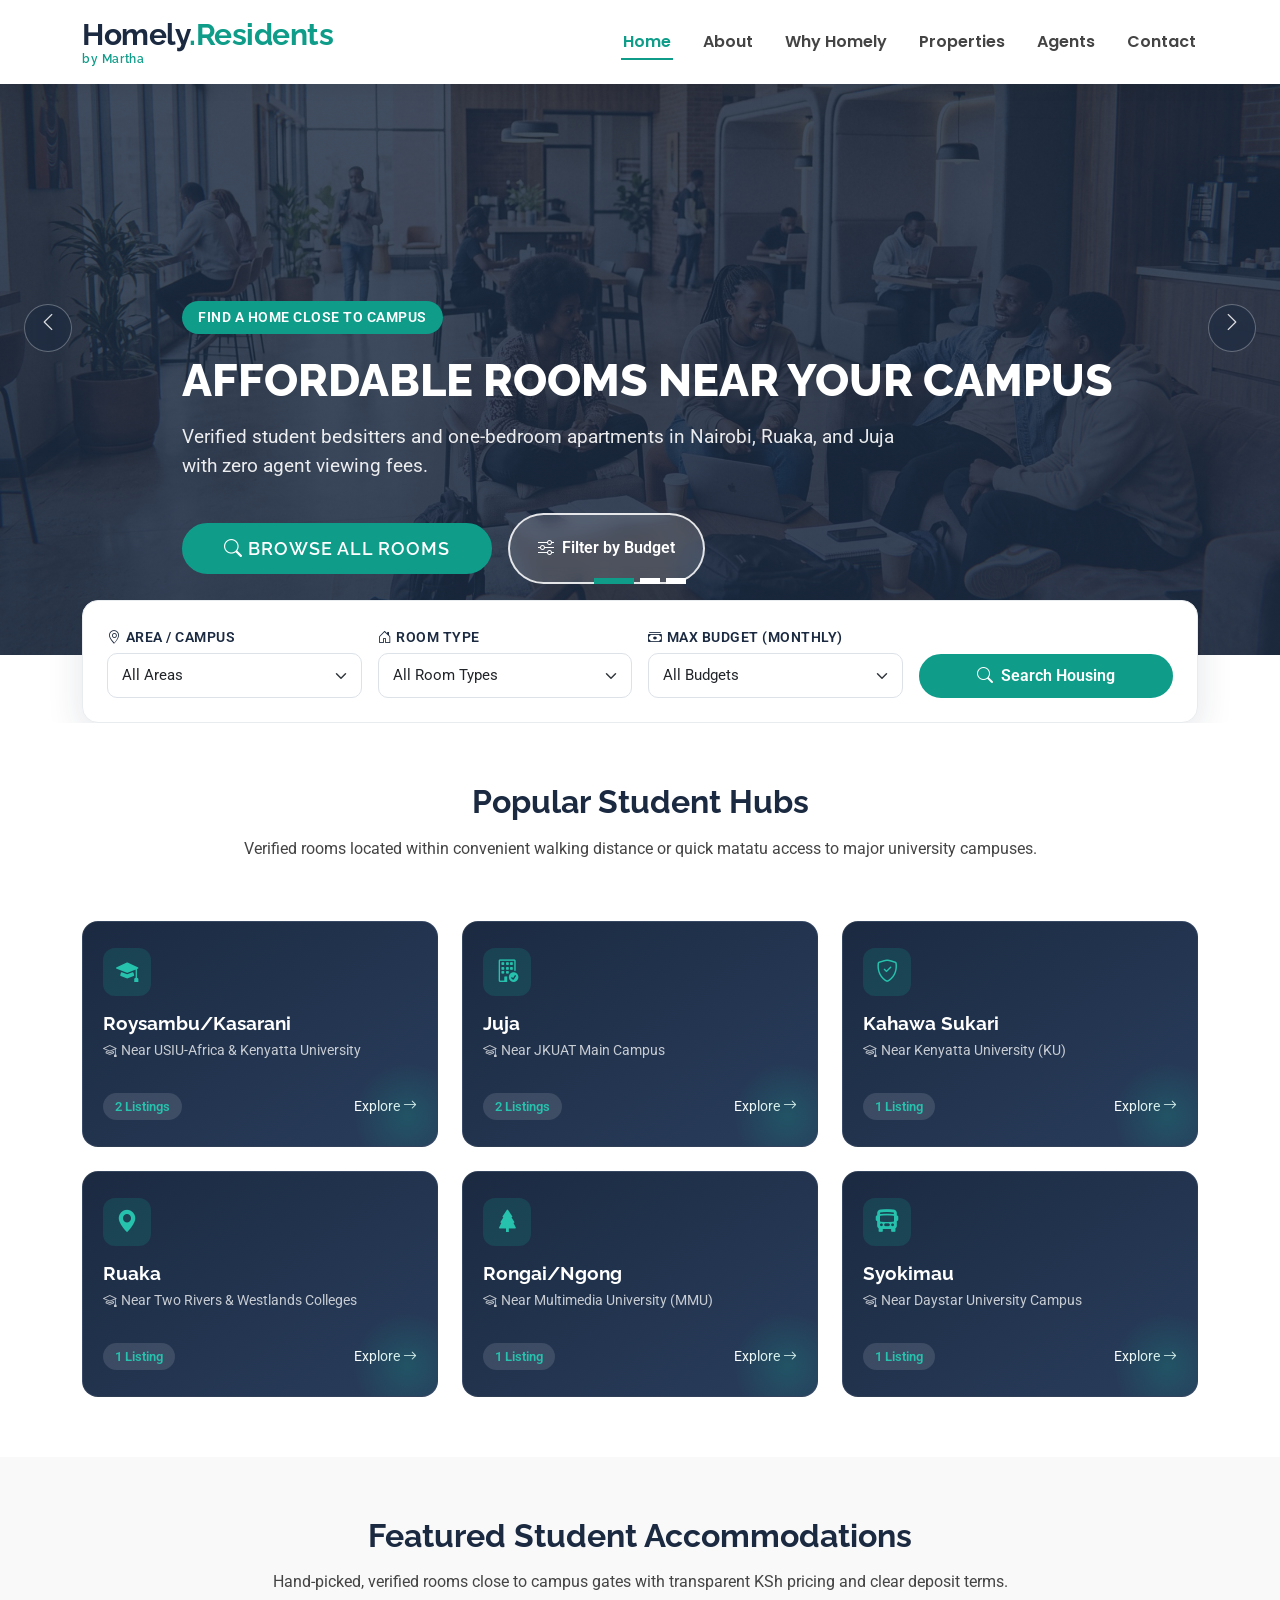
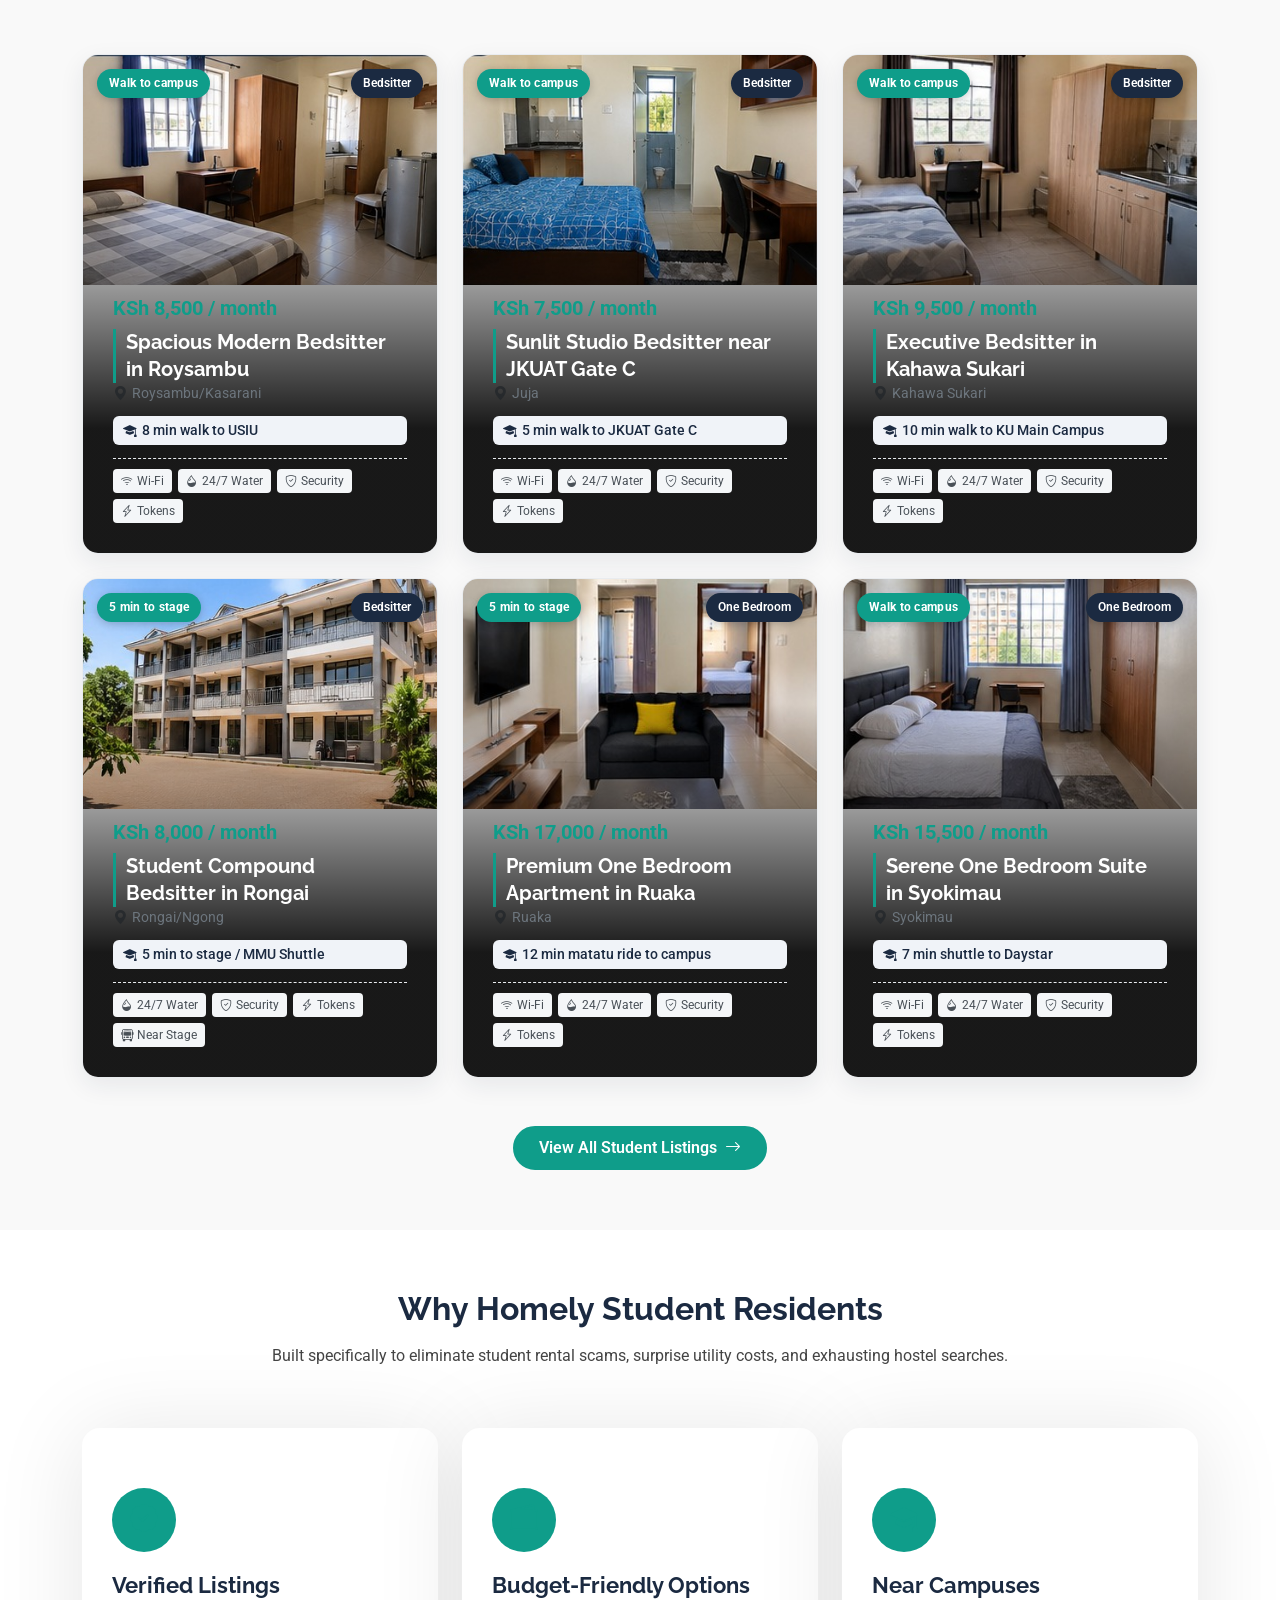
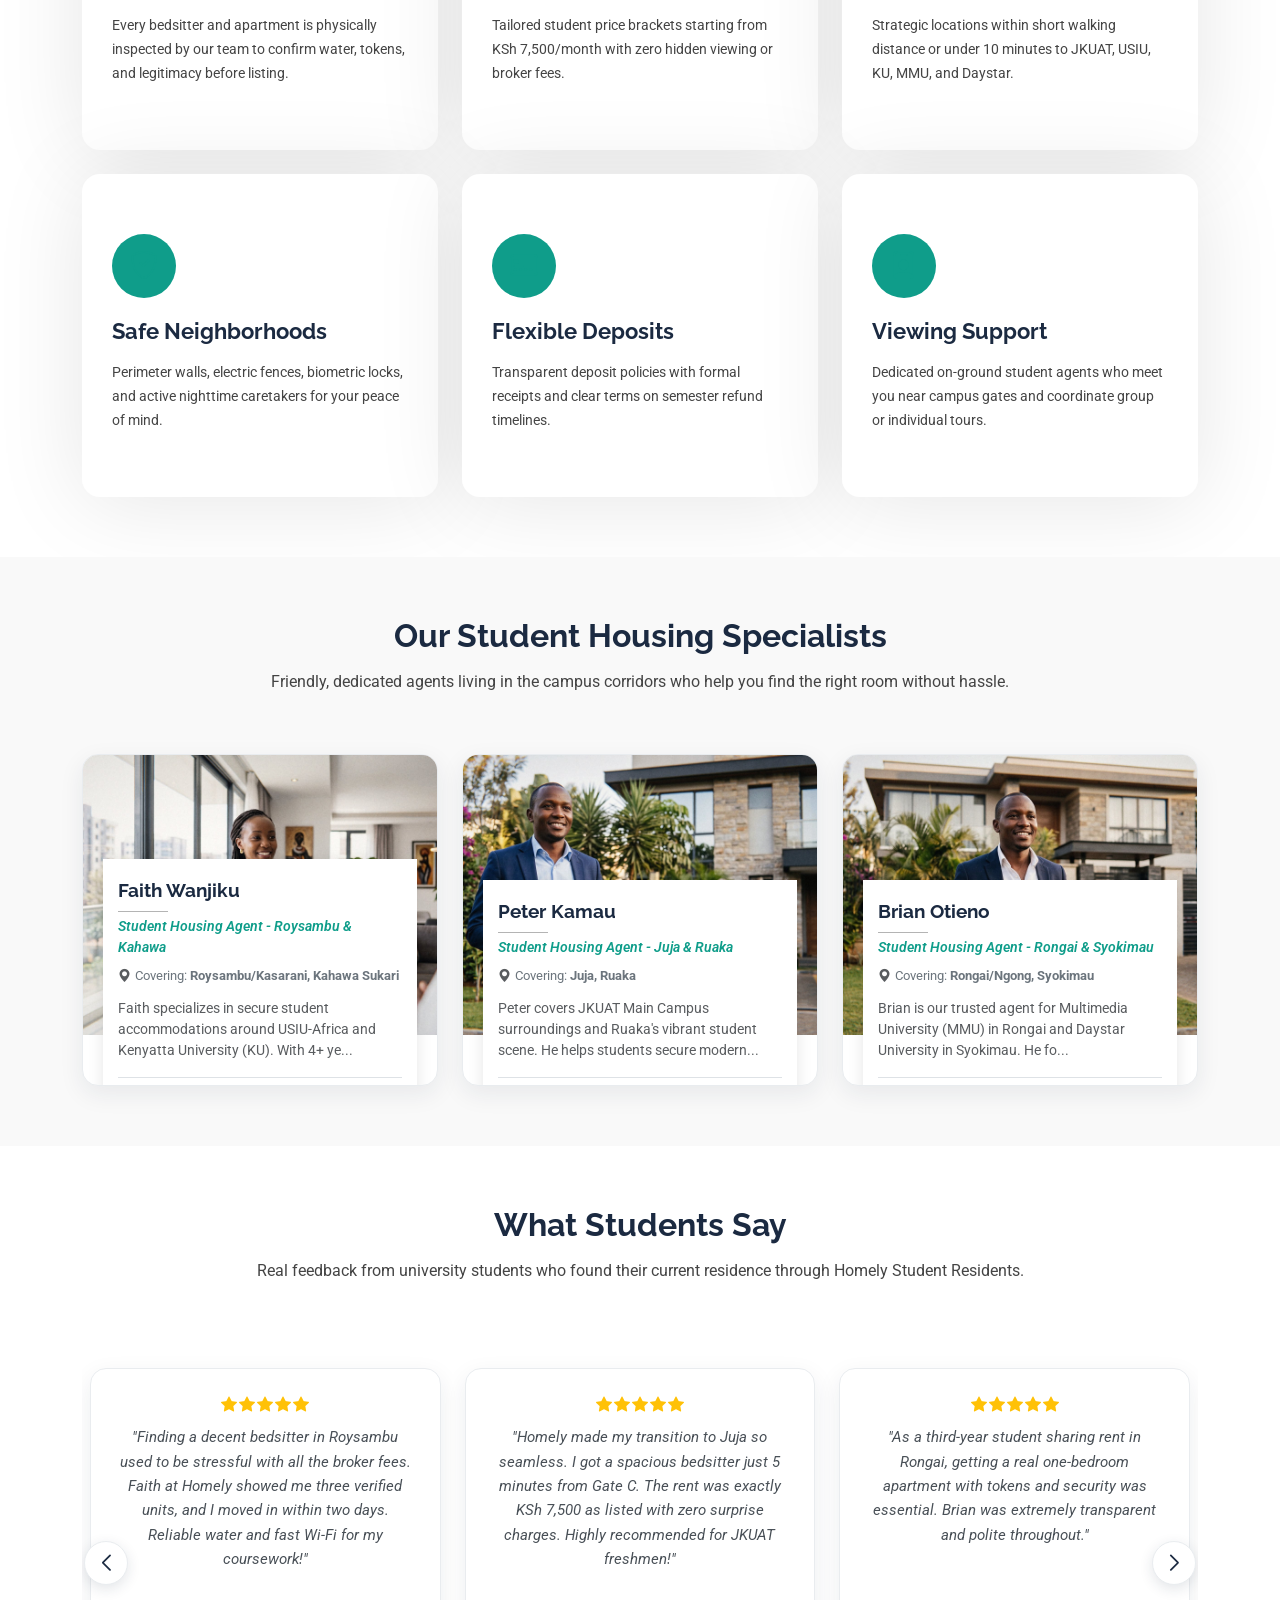
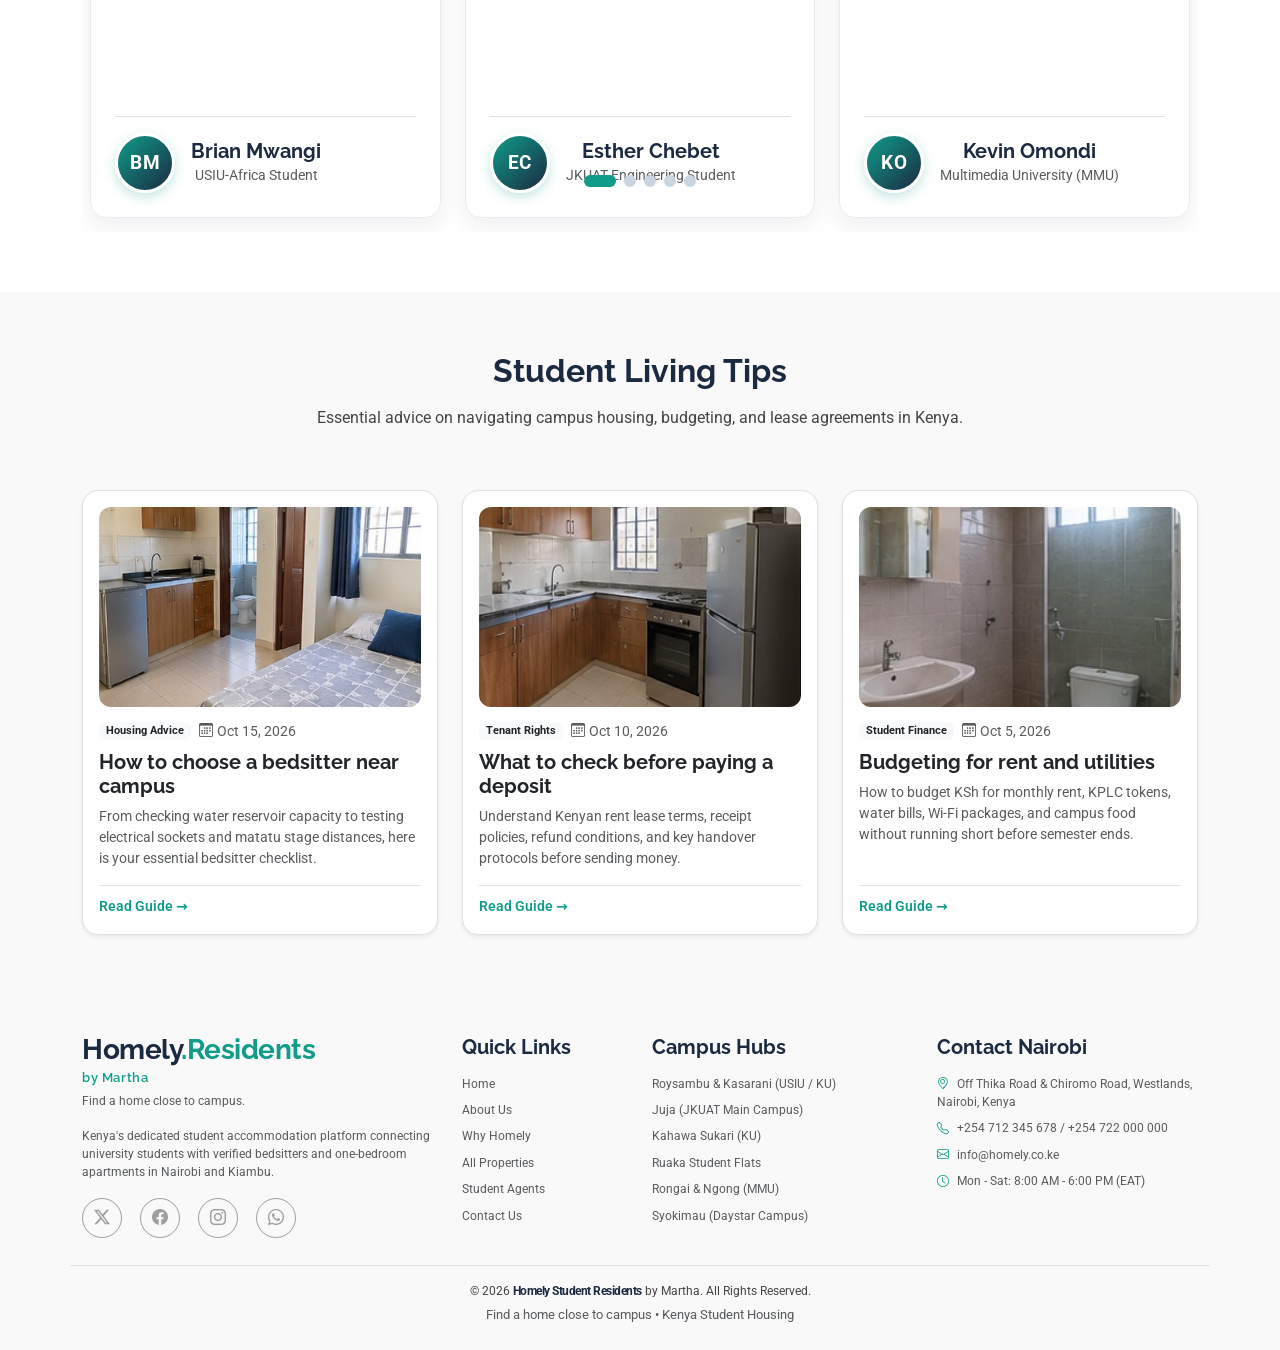
<file: index.html>
<!DOCTYPE html>
<html lang="en">

<head>
  <meta charset="utf-8">
  <meta content="width=device-width, initial-scale=1.0" name="viewport">
  <title>Homely Student Residents - Find a Home Close to Campus | Student Housing Kenya</title>
  <meta name="description" content="Homely Student Residents connects university students in Kenya with verified, affordable bedsitters and one-bedroom apartments near USIU, KU, JKUAT, MMU, and Daystar.">
  <meta name="keywords" content="student housing Kenya, bedsitter Nairobi, Juja bedsitter JKUAT, Roysambu student apartments, KU student hostels, affordable student rentals Kenya, Homely Student Residents">

  <!-- Favicons -->
  <link href="assets/img/favicon.png" rel="icon">
  <link href="assets/img/apple-touch-icon.png" rel="apple-touch-icon">

  <!-- Fonts -->
  <link href="https://fonts.googleapis.com" rel="preconnect">
  <link href="https://fonts.gstatic.com" rel="preconnect" crossorigin>
  <link href="https://fonts.googleapis.com/css2?family=Roboto:ital,wght@0,100;0,300;0,400;0,500;0,700;0,900;1,100;1,300;1,400;1,500;1,700;1,900&family=Poppins:ital,wght@0,100;0,200;0,300;0,400;0,500;0,600;0,700;0,800;0,900;1,100;1,200;1,300;1,400;1,500;1,600;1,700;1,800;1,900&family=Raleway:ital,wght@0,100;0,200;0,300;0,400;0,500;0,600;0,700;0,800;0,900;1,100;1,200;1,300;1,400;1,500;1,600;1,700;1,800;1,900&display=swap" rel="stylesheet">

  <!-- Vendor CSS Files -->
  <link href="assets/vendor/bootstrap/css/bootstrap.min.css" rel="stylesheet">
  <link href="assets/vendor/bootstrap-icons/bootstrap-icons.css" rel="stylesheet">
  <link href="assets/vendor/aos/aos.css" rel="stylesheet">
  <link href="assets/vendor/fontawesome-free/css/all.min.css" rel="stylesheet">
  <link href="assets/vendor/swiper/swiper-bundle.min.css" rel="stylesheet">
  <link href="assets/vendor/glightbox/css/glightbox.min.css" rel="stylesheet">

  <!-- Main & Custom CSS Files -->
  <link href="assets/css/main.css" rel="stylesheet">
  <link href="assets/css/style.css" rel="stylesheet">
</head>

<body class="index-page">

  <!-- Header -->
  <header id="header" class="header d-flex align-items-center fixed-top">
    <div class="container-fluid container-xl position-relative d-flex align-items-center justify-content-between">

      <a href="index.html" class="logo d-flex align-items-center text-decoration-none">
        <h1 class="sitename">Homely<span>.Residents</span> <small class="brand-by">by Martha</small></h1>
      </a>

      <nav id="navmenu" class="navmenu">
        <ul>
          <li><a href="index.html" class="active">Home</a></li>
          <li><a href="about.html">About</a></li>
          <li><a href="services.html">Why Homely</a></li>
          <li><a href="properties.html">Properties</a></li>
          <li><a href="agents.html">Agents</a></li>
          <li><a href="contact.html">Contact</a></li>
        </ul>
        <i class="mobile-nav-toggle d-xl-none bi bi-list"></i>
      </nav>

    </div>
  </header>

  <main class="main">

    <!-- Hero Section -->
    <section id="hero" class="hero section dark-background">

      <div id="hero-carousel" class="carousel slide carousel-fade" data-bs-ride="carousel" data-bs-interval="6000">

        <div class="carousel-inner">

          <!-- Slide 1 (LCP Hero: no lazy loading on first image) -->
          <div class="carousel-item active">
            <!-- Placeholder image: to be replaced with real photos before launch -->
            <img src="assets/img/students/student-lounge.jpg" alt="University students collaborating in student lounge" width="1920" height="1080">
            <div class="carousel-container">
              <div class="container text-center text-lg-start">
                <span class="hero-tagline-badge">Find a home close to campus</span>
                <h2>Affordable rooms near your campus</h2>
                <p class="lead-text">Verified student bedsitters and one-bedroom apartments in Nairobi, Ruaka, and Juja with zero agent viewing fees.</p>
                <div class="d-flex flex-wrap gap-3 justify-content-center justify-content-lg-start">
                  <a href="properties.html" class="btn-get-started"><i class="bi bi-search"></i> Browse All Rooms</a>
                  <a href="#search-section" class="btn-secondary-custom"><i class="bi bi-sliders"></i> Filter by Budget</a>
                </div>
              </div>
            </div>
          </div>

          <!-- Slide 2 -->
          <div class="carousel-item">
            <!-- Placeholder image: to be replaced with real photos before launch -->
            <img src="assets/img/students/student-dorm-room.jpg" alt="Furnished student room accommodation" loading="lazy" width="1920" height="1080">
            <div class="carousel-container">
              <div class="container text-center text-lg-start">
                <span class="hero-tagline-badge">Verified Quality Housing</span>
                <h2>Verified bedsitters and one-bedrooms</h2>
                <p class="lead-text">Pre-inspected compounds featuring 24/7 borehole water, private KPLC tokens, study desks, and high-speed Wi-Fi.</p>
                <div class="d-flex flex-wrap gap-3 justify-content-center justify-content-lg-start">
                  <a href="properties.html?type=Bedsitter" class="btn-get-started"><i class="bi bi-door-open"></i> Bedsitters from KSh 7,000</a>
                  <a href="properties.html?type=One+Bedroom" class="btn-secondary-custom"><i class="bi bi-house"></i> 1-Bedrooms from KSh 14,000</a>
                </div>
              </div>
            </div>
          </div>

          <!-- Slide 3 -->
          <div class="carousel-item">
            <!-- Placeholder image: to be replaced with real photos before launch -->
            <img src="assets/img/properties/b-exterior-bedsitter-compound.jpg" alt="Secure student apartment compound exterior in Kenya" loading="lazy" width="1920" height="1080">
            <div class="carousel-container">
              <div class="container text-center text-lg-start">
                <span class="hero-tagline-badge">Safe &amp; Transparent Living</span>
                <h2>Move in with confidence</h2>
                <p class="lead-text">Work with local student housing specialists who protect your deposit and guide in-person visits around your lecture schedule.</p>
                <div class="d-flex flex-wrap gap-3 justify-content-center justify-content-lg-start">
                  <a href="agents.html" class="btn-get-started"><i class="bi bi-person-badge"></i> Talk to a Student Agent</a>
                  <a href="about.html" class="btn-secondary-custom"><i class="bi bi-info-circle"></i> Learn Our Process</a>
                </div>
              </div>
            </div>
          </div>

        </div><!-- /carousel-inner -->

        <a class="carousel-control-prev" href="#hero-carousel" role="button" data-bs-slide="prev">
          <span class="carousel-control-prev-icon bi bi-chevron-left" aria-hidden="true"></span>
        </a>

        <a class="carousel-control-next" href="#hero-carousel" role="button" data-bs-slide="next">
          <span class="carousel-control-next-icon bi bi-chevron-right" aria-hidden="true"></span>
        </a>

        <ol class="carousel-indicators"></ol>

      </div>

    </section><!-- /Hero Section -->

    <!-- Search Section -->
    <section id="search-section" class="py-0">
      <div class="container position-relative">
        <div class="search-filter-box" data-aos="fade-up">
          <form id="homepage-search-form" class="row g-3 align-items-end">
            <div class="col-lg-3 col-md-6">
              <label for="search-area" class="form-label"><i class="bi bi-geo-alt me-1"></i>Area / Campus</label>
              <select id="search-area" class="form-select">
                <option value="all">All Areas</option>
                <option value="Roysambu/Kasarani">Roysambu/Kasarani (KU, USIU)</option>
                <option value="Juja">Juja (JKUAT)</option>
                <option value="Kahawa Sukari">Kahawa Sukari (KU)</option>
                <option value="Ruaka">Ruaka</option>
                <option value="Rongai/Ngong">Rongai/Ngong (MMU)</option>
                <option value="Syokimau">Syokimau (Daystar)</option>
              </select>
            </div>

            <div class="col-lg-3 col-md-6">
              <label for="search-type" class="form-label"><i class="bi bi-house-door me-1"></i>Room Type</label>
              <select id="search-type" class="form-select">
                <option value="all">All Room Types</option>
                <option value="Bedsitter">Bedsitter</option>
                <option value="One Bedroom">One Bedroom</option>
              </select>
            </div>

            <div class="col-lg-3 col-md-6">
              <label for="search-budget" class="form-label"><i class="bi bi-cash-stack me-1"></i>Max Budget (Monthly)</label>
              <select id="search-budget" class="form-select">
                <option value="all">All Budgets</option>
                <option value="under-5000">Under KSh 5,000</option>
                <option value="5000-8000">KSh 5,000 - 8,000</option>
                <option value="8000-12000">KSh 8,000 - 12,000</option>
                <option value="12000-20000">KSh 12,000 - 20,000</option>
                <option value="20000-plus">KSh 20,000+</option>
              </select>
            </div>

            <div class="col-lg-3 col-md-6">
              <button type="submit" class="btn btn-primary-custom w-100 justify-content-center py-2">
                <i class="bi bi-search"></i> Search Housing
              </button>
            </div>
          </form>
        </div>
      </div>
    </section>

    <!-- Popular Student Areas Section (Computed from data, gradient/icons, no photos) -->
    <section id="areas" class="areas section">
      <div class="container section-title" data-aos="fade-up">
        <h2>Popular Student Hubs</h2>
        <p>Verified rooms located within convenient walking distance or quick matatu access to major university campuses.</p>
      </div>

      <div class="container">
        <div id="area-cards-container" class="row gy-4">
          <!-- Populated dynamically by assets/js/main.js from listings-data.js -->
        </div>
      </div>
    </section>

    <!-- Featured Properties Section -->
    <section id="featured-properties" class="real-estate section light-background">
      <div class="container section-title" data-aos="fade-up">
        <h2>Featured Student Accommodations</h2>
        <p>Hand-picked, verified rooms close to campus gates with transparent KSh pricing and clear deposit terms.</p>
      </div>

      <div class="container">
        <div id="featured-properties-container" class="row gy-4">
          <!-- Populated dynamically by assets/js/main.js from listings-data.js -->
        </div>

        <div class="text-center mt-5" data-aos="fade-up">
          <a href="properties.html" class="btn btn-primary-custom px-4 py-2">
            View All Student Listings <i class="bi bi-arrow-right"></i>
          </a>
        </div>
      </div>
    </section>

    <!-- Why Homely / Services Section -->
    <section id="services" class="services section">
      <div class="container section-title" data-aos="fade-up">
        <h2>Why Homely Student Residents</h2>
        <p>Built specifically to eliminate student rental scams, surprise utility costs, and exhausting hostel searches.</p>
      </div>

      <div class="container">
        <div class="row gy-4">

          <div class="col-lg-4 col-md-6" data-aos="fade-up" data-aos-delay="100">
            <div class="service-item position-relative">
              <div class="icon">
                <i class="bi bi-patch-check-fill" style="color: var(--primary-accent);"></i>
              </div>
              <a href="services.html" class="stretched-link">
                <h3>Verified Listings</h3>
              </a>
              <p>Every bedsitter and apartment is physically inspected by our team to confirm water, tokens, and legitimacy before listing.</p>
            </div>
          </div>

          <div class="col-lg-4 col-md-6" data-aos="fade-up" data-aos-delay="200">
            <div class="service-item position-relative">
              <div class="icon">
                <i class="bi bi-wallet2" style="color: var(--primary-accent);"></i>
              </div>
              <a href="services.html" class="stretched-link">
                <h3>Budget-Friendly Options</h3>
              </a>
              <p>Tailored student price brackets starting from KSh 7,500/month with zero hidden viewing or broker fees.</p>
            </div>
          </div>

          <div class="col-lg-4 col-md-6" data-aos="fade-up" data-aos-delay="300">
            <div class="service-item position-relative">
              <div class="icon">
                <i class="bi bi-mortarboard-fill" style="color: var(--primary-accent);"></i>
              </div>
              <a href="services.html" class="stretched-link">
                <h3>Near Campuses</h3>
              </a>
              <p>Strategic locations within short walking distance or under 10 minutes to JKUAT, USIU, KU, MMU, and Daystar.</p>
            </div>
          </div>

          <div class="col-lg-4 col-md-6" data-aos="fade-up" data-aos-delay="400">
            <div class="service-item position-relative">
              <div class="icon">
                <i class="bi bi-shield-check" style="color: var(--primary-accent);"></i>
              </div>
              <a href="services.html" class="stretched-link">
                <h3>Safe Neighborhoods</h3>
              </a>
              <p>Perimeter walls, electric fences, biometric locks, and active nighttime caretakers for your peace of mind.</p>
            </div>
          </div>

          <div class="col-lg-4 col-md-6" data-aos="fade-up" data-aos-delay="500">
            <div class="service-item position-relative">
              <div class="icon">
                <i class="bi bi-credit-card-2-front" style="color: var(--primary-accent);"></i>
              </div>
              <a href="services.html" class="stretched-link">
                <h3>Flexible Deposits</h3>
              </a>
              <p>Transparent deposit policies with formal receipts and clear terms on semester refund timelines.</p>
            </div>
          </div>

          <div class="col-lg-4 col-md-6" data-aos="fade-up" data-aos-delay="600">
            <div class="service-item position-relative">
              <div class="icon">
                <i class="bi bi-person-badge" style="color: var(--primary-accent);"></i>
              </div>
              <a href="services.html" class="stretched-link">
                <h3>Viewing Support</h3>
              </a>
              <p>Dedicated on-ground student agents who meet you near campus gates and coordinate group or individual tours.</p>
            </div>
          </div>

        </div>
      </div>
    </section>

    <!-- Agents Section (3 agents only) -->
    <section id="agents" class="agents section light-background">
      <div class="container section-title" data-aos="fade-up">
        <h2>Our Student Housing Specialists</h2>
        <p>Friendly, dedicated agents living in the campus corridors who help you find the right room without hassle.</p>
      </div>

      <div class="container">
        <div id="agents-grid-container" class="row gy-5">
          <!-- Populated dynamically by assets/js/main.js from listings-data.js -->
        </div>
      </div>
    </section>

    <!-- Testimonials Section (Circular initials avatar with brand colors, no photos) -->
    <section id="testimonials" class="testimonials section">
      <div class="container section-title" data-aos="fade-up">
        <h2>What Students Say</h2>
        <p>Real feedback from university students who found their current residence through Homely Student Residents.</p>
      </div>

      <div class="container" data-aos="fade-up" data-aos-delay="100">
        <div class="swiper init-swiper position-relative">
          <script type="application/json" class="swiper-config">
            {
              "loop": true,
              "speed": 600,
              "autoplay": {
                "delay": 5000,
                "pauseOnMouseEnter": true
              },
              "slidesPerView": 1,
              "spaceBetween": 24,
              "pagination": {
                "el": ".swiper-pagination",
                "type": "bullets",
                "clickable": true
              },
              "navigation": {
                "nextEl": ".swiper-button-next",
                "prevEl": ".swiper-button-prev"
              },
              "breakpoints": {
                "768": {
                  "slidesPerView": 2,
                  "spaceBetween": 24
                },
                "1200": {
                  "slidesPerView": 3,
                  "spaceBetween": 24
                }
              }
            }
          </script>
          <div class="swiper-wrapper">

            <!-- Testimonial 1 -->
            <div class="swiper-slide">
              <div class="testimonial-item h-100 d-flex flex-column justify-content-between p-4 bg-white rounded-4 border shadow-sm">
                <div>
                  <div class="stars mb-2" style="color: #ffc107;">
                    <i class="bi bi-star-fill"></i><i class="bi bi-star-fill"></i><i class="bi bi-star-fill"></i><i class="bi bi-star-fill"></i><i class="bi bi-star-fill"></i>
                  </div>
                  <p class="fst-italic text-secondary mb-4">
                    "Finding a decent bedsitter in Roysambu used to be stressful with all the broker fees. Faith at Homely showed me three verified units, and I moved in within two days. Reliable water and fast Wi-Fi for my coursework!"
                  </p>
                </div>
                <div class="profile d-flex align-items-center gap-3 mt-auto pt-3 border-top">
                  <div class="testimonial-avatar">BM</div>
                  <div>
                    <h5 class="mb-0 fw-bold">Brian Mwangi</h5>
                    <small class="text-muted">USIU-Africa Student</small>
                  </div>
                </div>
              </div>
            </div>

            <!-- Testimonial 2 -->
            <div class="swiper-slide">
              <div class="testimonial-item h-100 d-flex flex-column justify-content-between p-4 bg-white rounded-4 border shadow-sm">
                <div>
                  <div class="stars mb-2" style="color: #ffc107;">
                    <i class="bi bi-star-fill"></i><i class="bi bi-star-fill"></i><i class="bi bi-star-fill"></i><i class="bi bi-star-fill"></i><i class="bi bi-star-fill"></i>
                  </div>
                  <p class="fst-italic text-secondary mb-4">
                    "Homely made my transition to Juja so seamless. I got a spacious bedsitter just 5 minutes from Gate C. The rent was exactly KSh 7,500 as listed with zero surprise charges. Highly recommended for JKUAT freshmen!"
                  </p>
                </div>
                <div class="profile d-flex align-items-center gap-3 mt-auto pt-3 border-top">
                  <div class="testimonial-avatar">EC</div>
                  <div>
                    <h5 class="mb-0 fw-bold">Esther Chebet</h5>
                    <small class="text-muted">JKUAT Engineering Student</small>
                  </div>
                </div>
              </div>
            </div>

            <!-- Testimonial 3 -->
            <div class="swiper-slide">
              <div class="testimonial-item h-100 d-flex flex-column justify-content-between p-4 bg-white rounded-4 border shadow-sm">
                <div>
                  <div class="stars mb-2" style="color: #ffc107;">
                    <i class="bi bi-star-fill"></i><i class="bi bi-star-fill"></i><i class="bi bi-star-fill"></i><i class="bi bi-star-fill"></i><i class="bi bi-star-fill"></i>
                  </div>
                  <p class="fst-italic text-secondary mb-4">
                    "As a third-year student sharing rent in Rongai, getting a real one-bedroom apartment with tokens and security was essential. Brian was extremely transparent and polite throughout."
                  </p>
                </div>
                <div class="profile d-flex align-items-center gap-3 mt-auto pt-3 border-top">
                  <div class="testimonial-avatar">KO</div>
                  <div>
                    <h5 class="mb-0 fw-bold">Kevin Omondi</h5>
                    <small class="text-muted">Multimedia University (MMU)</small>
                  </div>
                </div>
              </div>
            </div>

            <!-- Testimonial 4 -->
            <div class="swiper-slide">
              <div class="testimonial-item h-100 d-flex flex-column justify-content-between p-4 bg-white rounded-4 border shadow-sm">
                <div>
                  <div class="stars mb-2" style="color: #ffc107;">
                    <i class="bi bi-star-fill"></i><i class="bi bi-star-fill"></i><i class="bi bi-star-fill"></i><i class="bi bi-star-fill"></i><i class="bi bi-star-fill"></i>
                  </div>
                  <p class="fst-italic text-secondary mb-4">
                    "Finding peaceful accommodation in Kahawa Sukari with borehole water and good security seemed impossible before Homely. The virtual room details matched reality 100%. Moving in was quick and easy!"
                  </p>
                </div>
                <div class="profile d-flex align-items-center gap-3 mt-auto pt-3 border-top">
                  <div class="testimonial-avatar">SA</div>
                  <div>
                    <h5 class="mb-0 fw-bold">Stacy Achieng</h5>
                    <small class="text-muted">Kenyatta University (KU)</small>
                  </div>
                </div>
              </div>
            </div>

            <!-- Testimonial 5 -->
            <div class="swiper-slide">
              <div class="testimonial-item h-100 d-flex flex-column justify-content-between p-4 bg-white rounded-4 border shadow-sm">
                <div>
                  <div class="stars mb-2" style="color: #ffc107;">
                    <i class="bi bi-star-fill"></i><i class="bi bi-star-fill"></i><i class="bi bi-star-fill"></i><i class="bi bi-star-fill"></i><i class="bi bi-star-fill"></i>
                  </div>
                  <p class="fst-italic text-secondary mb-4">
                    "No viewing fees and no sketchy brokers. Homely connected me straight to verified student units near campus. Deposit refund policies were clearly written in the agreement. Absolutely trustworthy!"
                  </p>
                </div>
                <div class="profile d-flex align-items-center gap-3 mt-auto pt-3 border-top">
                  <div class="testimonial-avatar">IK</div>
                  <div>
                    <h5 class="mb-0 fw-bold">Ian Kiprop</h5>
                    <small class="text-muted">Daystar University Student</small>
                  </div>
                </div>
              </div>
            </div>

          </div>
          <div class="swiper-button-prev d-none d-md-flex"></div>
          <div class="swiper-button-next d-none d-md-flex"></div>
          <div class="swiper-pagination mt-4"></div>
        </div>
      </div>
    </section>

    <!-- Student Living Tips / Blog Section -->
    <section id="recent-posts" class="recent-posts section light-background">
      <div class="container section-title" data-aos="fade-up">
        <h2>Student Living Tips</h2>
        <p>Essential advice on navigating campus housing, budgeting, and lease agreements in Kenya.</p>
      </div>

      <div class="container">
        <div class="row gy-4">

          <!-- Tip 1 -->
          <div class="col-lg-4 col-md-6" data-aos="fade-up" data-aos-delay="100">
            <article class="p-3 bg-white rounded-4 border shadow-sm h-100 d-flex flex-column">
              <div class="blog-card-thumb">
                <!-- Placeholder image: to be replaced with real photos before launch -->
                <img src="assets/img/properties/a-bedsitter-3-kitchenette.jpg" alt="Kitchenette setup in student bedsitter" class="img-fluid" loading="lazy" width="600" height="400">
              </div>
              <div class="d-flex align-items-center gap-2 small text-muted mb-2">
                <span class="badge bg-light text-dark">Housing Advice</span>
                <span><i class="bi bi-calendar3 me-1"></i>Oct 15, 2026</span>
              </div>
              <h4 class="fs-5 fw-bold mb-2">
                <a href="properties.html" class="text-decoration-none text-dark">How to choose a bedsitter near campus</a>
              </h4>
              <p class="text-muted small mb-3">From checking water reservoir capacity to testing electrical sockets and matatu stage distances, here is your essential bedsitter checklist.</p>
              <div class="mt-auto pt-2 border-top">
                <a href="properties.html" class="small fw-semibold text-decoration-none" style="color: var(--primary-accent);">Read Guide &rarr;</a>
              </div>
            </article>
          </div>

          <!-- Tip 2 -->
          <div class="col-lg-4 col-md-6" data-aos="fade-up" data-aos-delay="200">
            <article class="p-3 bg-white rounded-4 border shadow-sm h-100 d-flex flex-column">
              <div class="blog-card-thumb">
                <!-- Placeholder image: to be replaced with real photos before launch -->
                <img src="assets/img/properties/a-onebed-3-kitchen.jpg" alt="Kitchen space in student one bedroom" class="img-fluid" loading="lazy" width="600" height="400">
              </div>
              <div class="d-flex align-items-center gap-2 small text-muted mb-2">
                <span class="badge bg-light text-dark">Tenant Rights</span>
                <span><i class="bi bi-calendar3 me-1"></i>Oct 10, 2026</span>
              </div>
              <h4 class="fs-5 fw-bold mb-2">
                <a href="properties.html" class="text-decoration-none text-dark">What to check before paying a deposit</a>
              </h4>
              <p class="text-muted small mb-3">Understand Kenyan rent lease terms, receipt policies, refund conditions, and key handover protocols before sending money.</p>
              <div class="mt-auto pt-2 border-top">
                <a href="properties.html" class="small fw-semibold text-decoration-none" style="color: var(--primary-accent);">Read Guide &rarr;</a>
              </div>
            </article>
          </div>

          <!-- Tip 3 -->
          <div class="col-lg-4 col-md-6" data-aos="fade-up" data-aos-delay="300">
            <article class="p-3 bg-white rounded-4 border shadow-sm h-100 d-flex flex-column">
              <div class="blog-card-thumb">
                <!-- Placeholder image: to be replaced with real photos before launch -->
                <img src="assets/img/properties/b-onebed-4-bathroom.jpg" alt="Clean student bathroom facility" class="img-fluid" loading="lazy" width="600" height="400">
              </div>
              <div class="d-flex align-items-center gap-2 small text-muted mb-2">
                <span class="badge bg-light text-dark">Student Finance</span>
                <span><i class="bi bi-calendar3 me-1"></i>Oct 5, 2026</span>
              </div>
              <h4 class="fs-5 fw-bold mb-2">
                <a href="properties.html" class="text-decoration-none text-dark">Budgeting for rent and utilities</a>
              </h4>
              <p class="text-muted small mb-3">How to budget KSh for monthly rent, KPLC tokens, water bills, Wi-Fi packages, and campus food without running short before semester ends.</p>
              <div class="mt-auto pt-2 border-top">
                <a href="properties.html" class="small fw-semibold text-decoration-none" style="color: var(--primary-accent);">Read Guide &rarr;</a>
              </div>
            </article>
          </div>

        </div>
      </div>
    </section>

  </main>

  <!-- Footer -->
  <footer id="footer" class="footer light-background">
    <div class="container">
      <div class="row gy-4">

        <div class="col-lg-4 col-md-6">
          <h3 class="sitename mb-2">Homely<span>.Residents</span> <small class="brand-by">by Martha</small></h3>
          <p class="small text-muted mb-3">Find a home close to campus.</p>
          <p class="small text-muted">Kenya's dedicated student accommodation platform connecting university students with verified bedsitters and one-bedroom apartments in Nairobi and Kiambu.</p>
          <div class="social-links d-flex gap-2 mt-3">
            <a href="https://twitter.com" target="_blank" rel="noopener noreferrer" class="btn btn-sm btn-outline-secondary rounded-circle"><i class="bi bi-twitter-x"></i></a>
            <a href="https://facebook.com" target="_blank" rel="noopener noreferrer" class="btn btn-sm btn-outline-secondary rounded-circle"><i class="bi bi-facebook"></i></a>
            <a href="https://instagram.com" target="_blank" rel="noopener noreferrer" class="btn btn-sm btn-outline-secondary rounded-circle"><i class="bi bi-instagram"></i></a>
            <a href="https://wa.me/254712345678" target="_blank" rel="noopener noreferrer" class="btn btn-sm btn-outline-success rounded-circle"><i class="bi bi-whatsapp"></i></a>
          </div>
        </div>

        <div class="col-lg-2 col-md-6">
          <h5 class="fw-bold mb-3" style="color: var(--secondary-accent);">Quick Links</h5>
          <ul class="list-unstyled small">
            <li class="mb-2"><a href="index.html" class="text-muted text-decoration-none">Home</a></li>
            <li class="mb-2"><a href="about.html" class="text-muted text-decoration-none">About Us</a></li>
            <li class="mb-2"><a href="services.html" class="text-muted text-decoration-none">Why Homely</a></li>
            <li class="mb-2"><a href="properties.html" class="text-muted text-decoration-none">All Properties</a></li>
            <li class="mb-2"><a href="agents.html" class="text-muted text-decoration-none">Student Agents</a></li>
            <li class="mb-2"><a href="contact.html" class="text-muted text-decoration-none">Contact Us</a></li>
          </ul>
        </div>

        <div class="col-lg-3 col-md-6">
          <h5 class="fw-bold mb-3" style="color: var(--secondary-accent);">Campus Hubs</h5>
          <ul class="list-unstyled small text-muted">
            <li class="mb-2"><a href="properties.html?area=Roysambu%2FKasarani" class="text-muted text-decoration-none">Roysambu & Kasarani (USIU / KU)</a></li>
            <li class="mb-2"><a href="properties.html?area=Juja" class="text-muted text-decoration-none">Juja (JKUAT Main Campus)</a></li>
            <li class="mb-2"><a href="properties.html?area=Kahawa+Sukari" class="text-muted text-decoration-none">Kahawa Sukari (KU)</a></li>
            <li class="mb-2"><a href="properties.html?area=Ruaka" class="text-muted text-decoration-none">Ruaka Student Flats</a></li>
            <li class="mb-2"><a href="properties.html?area=Rongai%2FNgong" class="text-muted text-decoration-none">Rongai & Ngong (MMU)</a></li>
            <li class="mb-2"><a href="properties.html?area=Syokimau" class="text-muted text-decoration-none">Syokimau (Daystar Campus)</a></li>
          </ul>
        </div>

        <div class="col-lg-3 col-md-6">
          <h5 class="fw-bold mb-3" style="color: var(--secondary-accent);">Contact Nairobi</h5>
          <p class="small text-muted mb-2">
            <i class="bi bi-geo-alt me-2" style="color: var(--primary-accent);"></i>Off Thika Road & Chiromo Road, Westlands, Nairobi, Kenya
          </p>
          <p class="small text-muted mb-2">
            <i class="bi bi-telephone me-2" style="color: var(--primary-accent);"></i>+254 712 345 678 / +254 722 000 000
          </p>
          <p class="small text-muted mb-2">
            <i class="bi bi-envelope me-2" style="color: var(--primary-accent);"></i>info@homely.co.ke
          </p>
          <p class="small text-muted">
            <i class="bi bi-clock me-2" style="color: var(--primary-accent);"></i>Mon - Sat: 8:00 AM - 6:00 PM (EAT)
          </p>
        </div>

      </div>
    </div>

    <div class="container copyright text-center mt-4 pt-3 border-top">
      <p class="small mb-1">&copy; 2026 <strong class="sitename">Homely Student Residents</strong> by Martha. All Rights Reserved.</p>
      <div class="credits small text-muted">
        Find a home close to campus &bull; Kenya Student Housing
      </div>
    </div>
  </footer>

  <!-- Scroll Top -->
  <a href="#" id="scroll-top" class="scroll-top d-flex align-items-center justify-content-center"><i class="bi bi-arrow-up-short"></i></a>

  <!-- Preloader -->
  <div id="preloader"></div>

  <!-- Vendor JS Files -->
  <script src="assets/vendor/bootstrap/js/bootstrap.bundle.min.js"></script>
  <script src="assets/vendor/php-email-form/validate.js"></script>
  <script src="assets/vendor/aos/aos.js"></script>
  <script src="assets/vendor/swiper/swiper-bundle.min.js"></script>
  <script src="assets/vendor/purecounter/purecounter_vanilla.js"></script>
  <script src="assets/vendor/glightbox/js/glightbox.min.js"></script>

  <!-- Listings Data (Single Source of Truth) -->
  <script src="assets/js/listings-data.js"></script>

  <!-- Main JS File -->
  <script src="assets/js/main.js"></script>

</body>

</html>
</file>
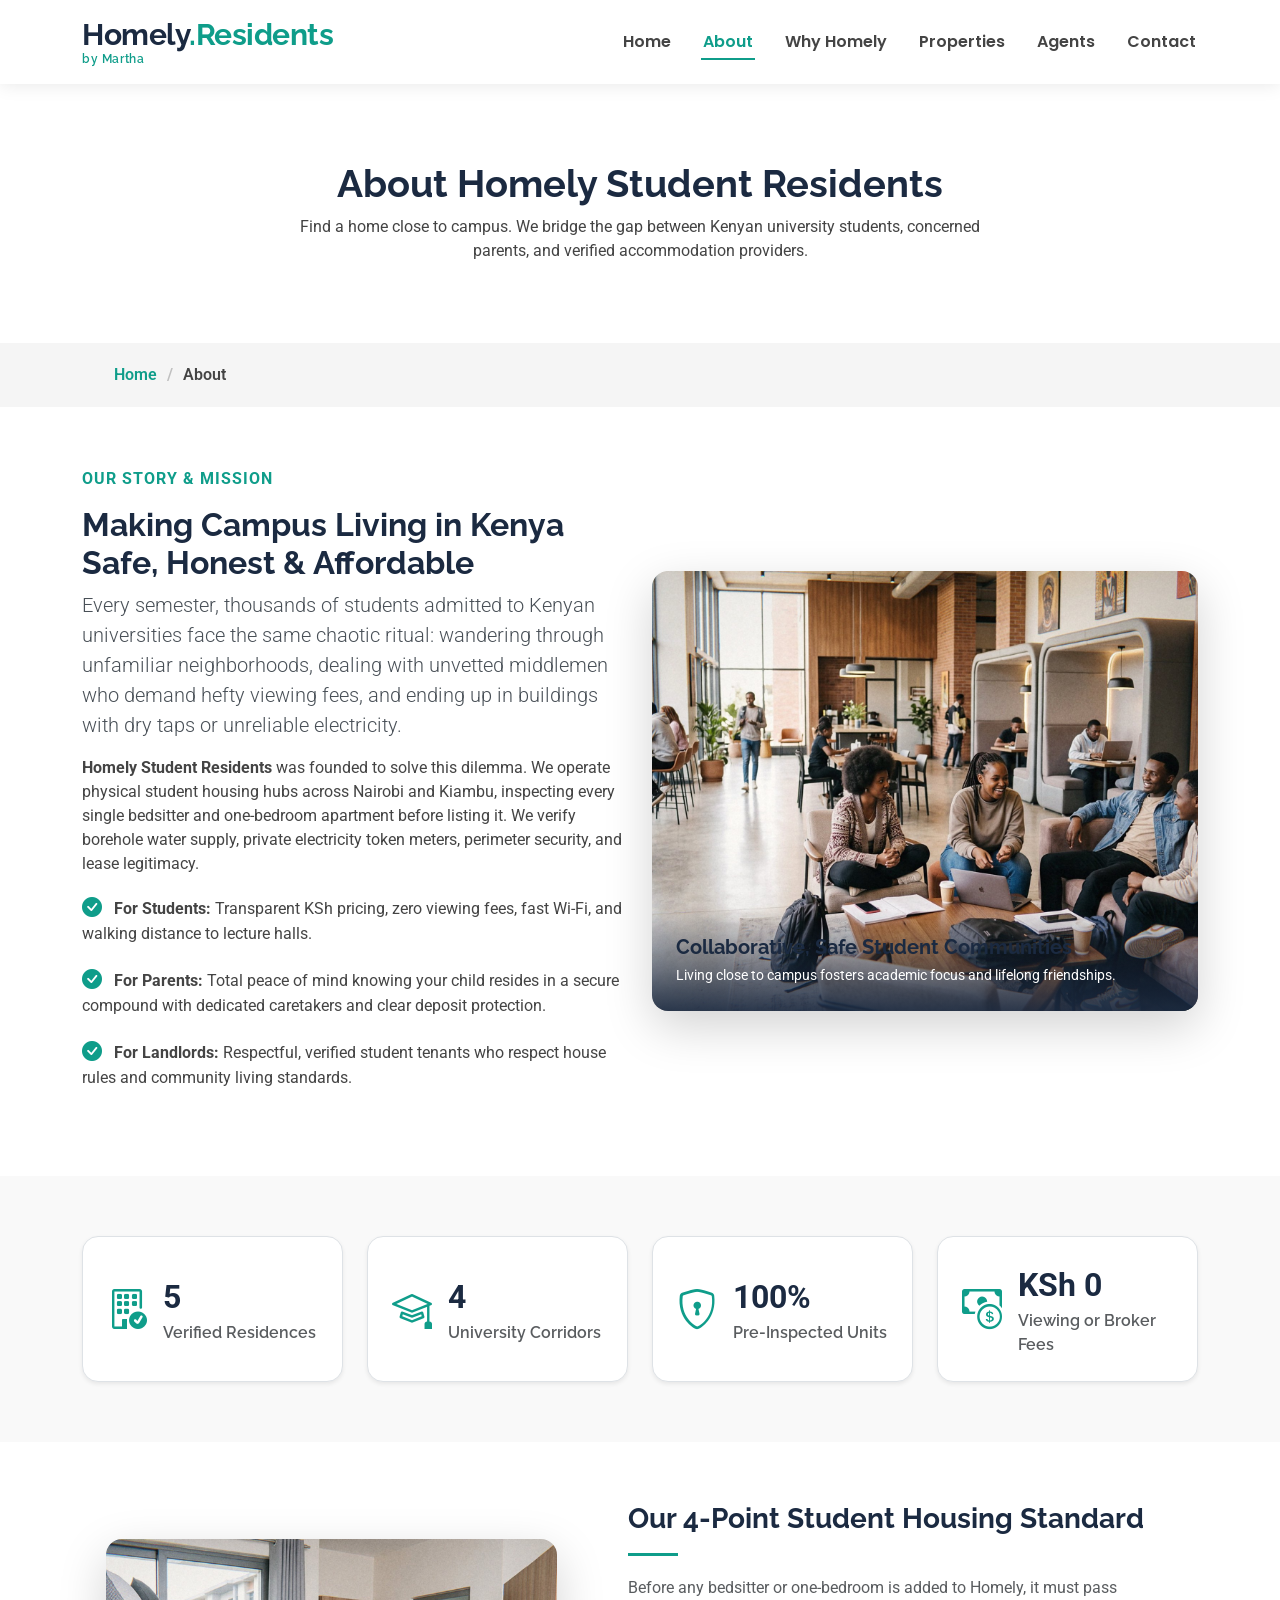
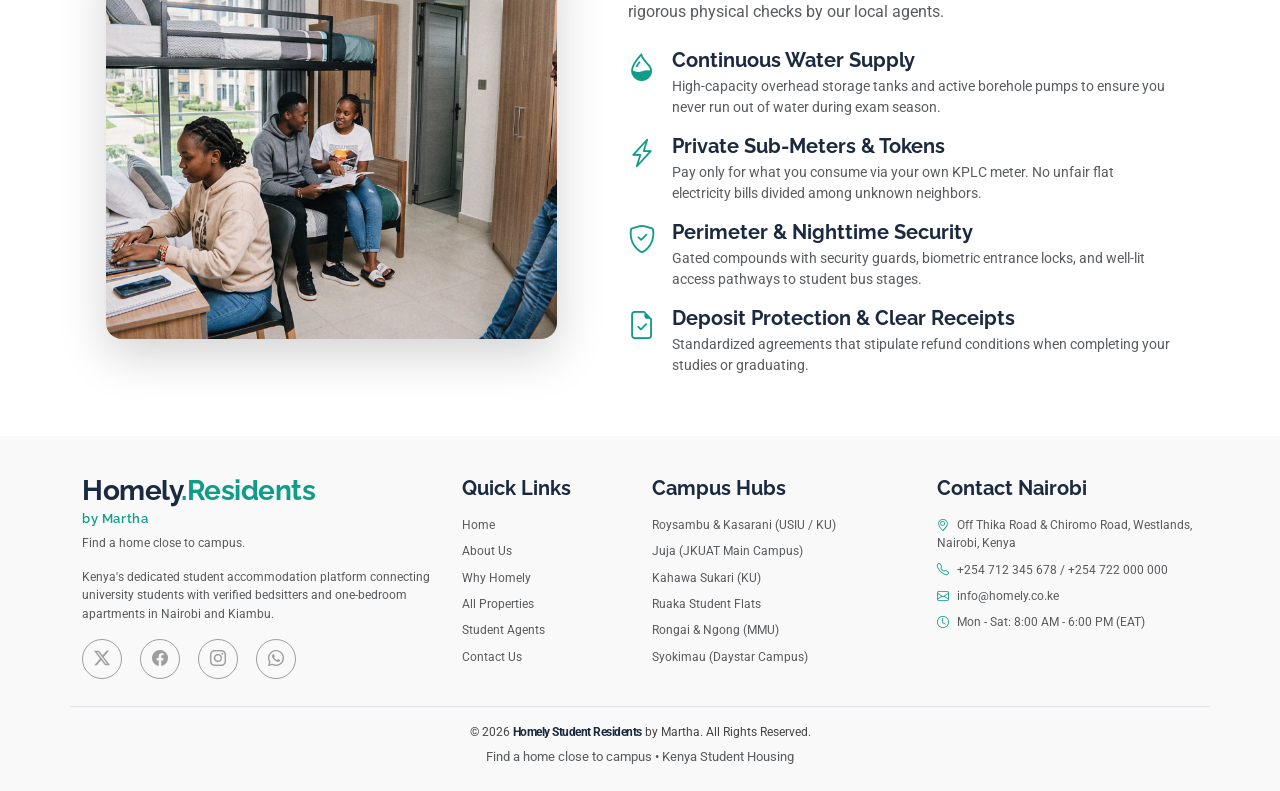
<file: about.html>
<!DOCTYPE html>
<html lang="en">

<head>
  <meta charset="utf-8">
  <meta content="width=device-width, initial-scale=1.0" name="viewport">
  <title>About Us - Homely Student Residents | Student Housing Mission in Kenya</title>
  <meta name="description" content="Learn about Homely Student Residents: our mission to provide safe, verified, and affordable student accommodation near top universities in Kenya.">
  <meta name="keywords" content="student housing mission Kenya, about Homely Student Residents, safe student bedsitters Nairobi, university accommodation Kenya">

  <!-- Favicons -->
  <link href="assets/img/favicon.png" rel="icon">
  <link href="assets/img/apple-touch-icon.png" rel="apple-touch-icon">

  <!-- Fonts -->
  <link href="https://fonts.googleapis.com" rel="preconnect">
  <link href="https://fonts.gstatic.com" rel="preconnect" crossorigin>
  <link href="https://fonts.googleapis.com/css2?family=Roboto:ital,wght@0,100;0,300;0,400;0,500;0,700;0,900;1,100;1,300;1,400;1,500;1,700;1,900&family=Poppins:ital,wght@0,100;0,200;0,300;0,400;0,500;0,600;0,700;0,800;0,900;1,100;1,200;1,300;1,400;1,500;1,600;1,700;1,800;1,900&family=Raleway:ital,wght@0,100;0,200;0,300;0,400;0,500;0,600;0,700;0,800;0,900;1,100;1,200;1,300;1,400;1,500;1,600;1,700;1,800;1,900&display=swap" rel="stylesheet">

  <!-- Vendor CSS Files -->
  <link href="assets/vendor/bootstrap/css/bootstrap.min.css" rel="stylesheet">
  <link href="assets/vendor/bootstrap-icons/bootstrap-icons.css" rel="stylesheet">
  <link href="assets/vendor/aos/aos.css" rel="stylesheet">
  <link href="assets/vendor/fontawesome-free/css/all.min.css" rel="stylesheet">
  <link href="assets/vendor/swiper/swiper-bundle.min.css" rel="stylesheet">
  <link href="assets/vendor/glightbox/css/glightbox.min.css" rel="stylesheet">

  <!-- Main & Custom CSS Files -->
  <link href="assets/css/main.css" rel="stylesheet">
  <link href="assets/css/style.css" rel="stylesheet">
</head>

<body class="about-page">

  <!-- Header -->
  <header id="header" class="header d-flex align-items-center fixed-top">
    <div class="container-fluid container-xl position-relative d-flex align-items-center justify-content-between">

      <a href="index.html" class="logo d-flex align-items-center text-decoration-none">
        <h1 class="sitename">Homely<span>.Residents</span> <small class="brand-by">by Martha</small></h1>
      </a>

      <nav id="navmenu" class="navmenu">
        <ul>
          <li><a href="index.html">Home</a></li>
          <li><a href="about.html" class="active">About</a></li>
          <li><a href="services.html">Why Homely</a></li>
          <li><a href="properties.html">Properties</a></li>
          <li><a href="agents.html">Agents</a></li>
          <li><a href="contact.html">Contact</a></li>
        </ul>
        <i class="mobile-nav-toggle d-xl-none bi bi-list"></i>
      </nav>

    </div>
  </header>

  <main class="main">

    <!-- Page Title -->
    <div class="page-title" data-aos="fade">
      <div class="heading">
        <div class="container">
          <div class="row d-flex justify-content-center text-center">
            <div class="col-lg-8">
              <h1>About Homely Student Residents</h1>
              <p class="mb-0">Find a home close to campus. We bridge the gap between Kenyan university students, concerned parents, and verified accommodation providers.</p>
            </div>
          </div>
        </div>
      </div>
      <nav class="breadcrumbs">
        <div class="container">
          <ol>
            <li><a href="index.html">Home</a></li>
            <li class="current">About</li>
          </ol>
        </div>
      </nav>
    </div><!-- End Page Title -->

    <!-- About Story Section -->
    <section id="about" class="about section">
      <div class="container">
        <div class="row gy-4 align-items-center">

          <div class="col-lg-6 content" data-aos="fade-up" data-aos-delay="100">
            <p class="who-we-are" style="color: var(--primary-accent); font-weight: 700; text-transform: uppercase; letter-spacing: 1px;">Our Story &amp; Mission</p>
            <h2 style="color: var(--secondary-accent); font-weight: 700;">Making Campus Living in Kenya Safe, Honest &amp; Affordable</h2>
            <p class="lead" style="color: #495057;">
              Every semester, thousands of students admitted to Kenyan universities face the same chaotic ritual: wandering through unfamiliar neighborhoods, dealing with unvetted middlemen who demand hefty viewing fees, and ending up in buildings with dry taps or unreliable electricity.
            </p>
            <p>
              <strong>Homely Student Residents</strong> was founded to solve this dilemma. We operate physical student housing hubs across Nairobi and Kiambu, inspecting every single bedsitter and one-bedroom apartment before listing it. We verify borehole water supply, private electricity token meters, perimeter security, and lease legitimacy.
            </p>
            <ul class="list-unstyled mt-3">
              <li class="mb-2"><i class="bi bi-check-circle-fill me-2" style="color: var(--primary-accent);"></i> <strong>For Students:</strong> Transparent KSh pricing, zero viewing fees, fast Wi-Fi, and walking distance to lecture halls.</li>
              <li class="mb-2"><i class="bi bi-check-circle-fill me-2" style="color: var(--primary-accent);"></i> <strong>For Parents:</strong> Total peace of mind knowing your child resides in a secure compound with dedicated caretakers and clear deposit protection.</li>
              <li class="mb-2"><i class="bi bi-check-circle-fill me-2" style="color: var(--primary-accent);"></i> <strong>For Landlords:</strong> Respectful, verified student tenants who respect house rules and community living standards.</li>
            </ul>
          </div>

          <div class="col-lg-6" data-aos="fade-up" data-aos-delay="200">
            <div class="position-relative rounded-4 overflow-hidden shadow-lg" style="height: 440px;">
              <!-- Placeholder image: to be replaced with real photos before launch -->
              <img src="assets/img/students/student-lounge.jpg" class="w-100 h-100 object-fit-cover" alt="Students studying together in Homely lounge" width="800" height="600">
              <div class="position-absolute bottom-0 start-0 end-0 p-4" style="background: linear-gradient(180deg, transparent 0%, rgba(27, 42, 65, 0.9) 100%); color: #ffffff;">
                <h5 class="fw-bold mb-1">Collaborative, Safe Student Communities</h5>
                <small>Living close to campus fosters academic focus and lifelong friendships.</small>
              </div>
            </div>
          </div>

        </div>
      </div>
    </section><!-- /About Section -->

    <!-- Stats Section -->
    <section id="stats" class="stats section light-background">
      <div class="container" data-aos="fade-up" data-aos-delay="100">
        <div class="row gy-4">

          <div class="col-lg-3 col-md-6">
            <div class="stats-item d-flex align-items-center w-100 h-100 p-4 bg-white rounded-4 border shadow-sm">
              <i class="bi bi-building-check flex-shrink-0 fs-1 me-3" style="color: var(--primary-accent);"></i>
              <div>
                <span data-purecounter-start="0" data-purecounter-end="8" data-purecounter-duration="1" class="purecounter fw-bold fs-2" style="color: var(--secondary-accent);"></span>
                <p class="mb-0 text-muted small fw-semibold">Verified Residences</p>
              </div>
            </div>
          </div>

          <div class="col-lg-3 col-md-6">
            <div class="stats-item d-flex align-items-center w-100 h-100 p-4 bg-white rounded-4 border shadow-sm">
              <i class="bi bi-mortarboard flex-shrink-0 fs-1 me-3" style="color: var(--primary-accent);"></i>
              <div>
                <span data-purecounter-start="0" data-purecounter-end="6" data-purecounter-duration="1" class="purecounter fw-bold fs-2" style="color: var(--secondary-accent);"></span>
                <p class="mb-0 text-muted small fw-semibold">University Corridors</p>
              </div>
            </div>
          </div>

          <div class="col-lg-3 col-md-6">
            <div class="stats-item d-flex align-items-center w-100 h-100 p-4 bg-white rounded-4 border shadow-sm">
              <i class="bi bi-shield-lock flex-shrink-0 fs-1 me-3" style="color: var(--primary-accent);"></i>
              <div>
                <span class="fw-bold fs-2" style="color: var(--secondary-accent);">100%</span>
                <p class="mb-0 text-muted small fw-semibold">Pre-Inspected Units</p>
              </div>
            </div>
          </div>

          <div class="col-lg-3 col-md-6">
            <div class="stats-item d-flex align-items-center w-100 h-100 p-4 bg-white rounded-4 border shadow-sm">
              <i class="bi bi-cash-coin flex-shrink-0 fs-1 me-3" style="color: var(--primary-accent);"></i>
              <div>
                <span class="fw-bold fs-2" style="color: var(--secondary-accent);">KSh 0</span>
                <p class="mb-0 text-muted small fw-semibold">Viewing or Broker Fees</p>
              </div>
            </div>
          </div>

        </div>
      </div>
    </section><!-- /Stats Section -->

    <!-- Features / Standards Section -->
    <section id="features" class="features section">
      <div class="container">
        <div class="row justify-content-around gy-4 align-items-center">

          <div class="col-lg-5" data-aos="fade-up" data-aos-delay="100">
            <div class="rounded-4 overflow-hidden shadow-lg" style="height: 400px;">
              <!-- Placeholder image: to be replaced with real photos before launch -->
              <img src="assets/img/students/student-dorm-room.jpg" alt="Furnished study room at Homely Student Residents" class="w-100 h-100 object-fit-cover" width="800" height="600">
            </div>
          </div>

          <div class="col-lg-6 d-flex flex-column justify-content-center" data-aos="fade-up" data-aos-delay="200">
            <h3 style="color: var(--secondary-accent); font-weight: 700;">Our 4-Point Student Housing Standard</h3>
            <p class="text-muted mb-4">Before any bedsitter or one-bedroom is added to Homely, it must pass rigorous physical checks by our local agents.</p>

            <div class="d-flex mb-3">
              <div class="me-3 fs-3" style="color: var(--primary-accent);"><i class="bi bi-droplet-half"></i></div>
              <div>
                <h5 class="fw-bold mb-1">Continuous Water Supply</h5>
                <p class="text-muted small mb-0">High-capacity overhead storage tanks and active borehole pumps to ensure you never run out of water during exam season.</p>
              </div>
            </div>

            <div class="d-flex mb-3">
              <div class="me-3 fs-3" style="color: var(--primary-accent);"><i class="bi bi-lightning-charge"></i></div>
              <div>
                <h5 class="fw-bold mb-1">Private Sub-Meters &amp; Tokens</h5>
                <p class="text-muted small mb-0">Pay only for what you consume via your own KPLC meter. No unfair flat electricity bills divided among unknown neighbors.</p>
              </div>
            </div>

            <div class="d-flex mb-3">
              <div class="me-3 fs-3" style="color: var(--primary-accent);"><i class="bi bi-shield-check"></i></div>
              <div>
                <h5 class="fw-bold mb-1">Perimeter &amp; Nighttime Security</h5>
                <p class="text-muted small mb-0">Gated compounds with security guards, biometric entrance locks, and well-lit access pathways to student bus stages.</p>
              </div>
            </div>

            <div class="d-flex">
              <div class="me-3 fs-3" style="color: var(--primary-accent);"><i class="bi bi-file-earmark-check"></i></div>
              <div>
                <h5 class="fw-bold mb-1">Deposit Protection &amp; Clear Receipts</h5>
                <p class="text-muted small mb-0">Standardized agreements that stipulate refund conditions when completing your studies or graduating.</p>
              </div>
            </div>

          </div>

        </div>
      </div>
    </section><!-- /Features Section -->

  </main>

  <!-- Footer -->
  <footer id="footer" class="footer light-background">
    <div class="container">
      <div class="row gy-4">

        <div class="col-lg-4 col-md-6">
          <h3 class="sitename mb-2">Homely<span>.Residents</span> <small class="brand-by">by Martha</small></h3>
          <p class="small text-muted mb-3">Find a home close to campus.</p>
          <p class="small text-muted">Kenya's dedicated student accommodation platform connecting university students with verified bedsitters and one-bedroom apartments in Nairobi and Kiambu.</p>
          <div class="social-links d-flex gap-2 mt-3">
            <a href="https://twitter.com" target="_blank" rel="noopener noreferrer" class="btn btn-sm btn-outline-secondary rounded-circle"><i class="bi bi-twitter-x"></i></a>
            <a href="https://facebook.com" target="_blank" rel="noopener noreferrer" class="btn btn-sm btn-outline-secondary rounded-circle"><i class="bi bi-facebook"></i></a>
            <a href="https://instagram.com" target="_blank" rel="noopener noreferrer" class="btn btn-sm btn-outline-secondary rounded-circle"><i class="bi bi-instagram"></i></a>
            <a href="https://wa.me/254712345678" target="_blank" rel="noopener noreferrer" class="btn btn-sm btn-outline-success rounded-circle"><i class="bi bi-whatsapp"></i></a>
          </div>
        </div>

        <div class="col-lg-2 col-md-6">
          <h5 class="fw-bold mb-3" style="color: var(--secondary-accent);">Quick Links</h5>
          <ul class="list-unstyled small">
            <li class="mb-2"><a href="index.html" class="text-muted text-decoration-none">Home</a></li>
            <li class="mb-2"><a href="about.html" class="text-muted text-decoration-none">About Us</a></li>
            <li class="mb-2"><a href="services.html" class="text-muted text-decoration-none">Why Homely</a></li>
            <li class="mb-2"><a href="properties.html" class="text-muted text-decoration-none">All Properties</a></li>
            <li class="mb-2"><a href="agents.html" class="text-muted text-decoration-none">Student Agents</a></li>
            <li class="mb-2"><a href="contact.html" class="text-muted text-decoration-none">Contact Us</a></li>
          </ul>
        </div>

        <div class="col-lg-3 col-md-6">
          <h5 class="fw-bold mb-3" style="color: var(--secondary-accent);">Campus Hubs</h5>
          <ul class="list-unstyled small text-muted">
            <li class="mb-2"><a href="properties.html?area=Roysambu%2FKasarani" class="text-muted text-decoration-none">Roysambu & Kasarani (USIU / KU)</a></li>
            <li class="mb-2"><a href="properties.html?area=Juja" class="text-muted text-decoration-none">Juja (JKUAT Main Campus)</a></li>
            <li class="mb-2"><a href="properties.html?area=Kahawa+Sukari" class="text-muted text-decoration-none">Kahawa Sukari (KU)</a></li>
            <li class="mb-2"><a href="properties.html?area=Ruaka" class="text-muted text-decoration-none">Ruaka Student Flats</a></li>
            <li class="mb-2"><a href="properties.html?area=Rongai%2FNgong" class="text-muted text-decoration-none">Rongai & Ngong (MMU)</a></li>
            <li class="mb-2"><a href="properties.html?area=Syokimau" class="text-muted text-decoration-none">Syokimau (Daystar Campus)</a></li>
          </ul>
        </div>

        <div class="col-lg-3 col-md-6">
          <h5 class="fw-bold mb-3" style="color: var(--secondary-accent);">Contact Nairobi</h5>
          <p class="small text-muted mb-2">
            <i class="bi bi-geo-alt me-2" style="color: var(--primary-accent);"></i>Off Thika Road & Chiromo Road, Westlands, Nairobi, Kenya
          </p>
          <p class="small text-muted mb-2">
            <i class="bi bi-telephone me-2" style="color: var(--primary-accent);"></i>+254 712 345 678 / +254 722 000 000
          </p>
          <p class="small text-muted mb-2">
            <i class="bi bi-envelope me-2" style="color: var(--primary-accent);"></i>info@homely.co.ke
          </p>
          <p class="small text-muted">
            <i class="bi bi-clock me-2" style="color: var(--primary-accent);"></i>Mon - Sat: 8:00 AM - 6:00 PM (EAT)
          </p>
        </div>

      </div>
    </div>

    <div class="container copyright text-center mt-4 pt-3 border-top">
      <p class="small mb-1">&copy; 2026 <strong class="sitename">Homely Student Residents</strong> by Martha. All Rights Reserved.</p>
      <div class="credits small text-muted">
        Find a home close to campus &bull; Kenya Student Housing
      </div>
    </div>
  </footer>

  <!-- Scroll Top -->
  <a href="#" id="scroll-top" class="scroll-top d-flex align-items-center justify-content-center"><i class="bi bi-arrow-up-short"></i></a>

  <!-- Preloader -->
  <div id="preloader"></div>

  <!-- Vendor JS Files -->
  <script src="assets/vendor/bootstrap/js/bootstrap.bundle.min.js"></script>
  <script src="assets/vendor/php-email-form/validate.js"></script>
  <script src="assets/vendor/aos/aos.js"></script>
  <script src="assets/vendor/swiper/swiper-bundle.min.js"></script>
  <script src="assets/vendor/purecounter/purecounter_vanilla.js"></script>
  <script src="assets/vendor/glightbox/js/glightbox.min.js"></script>

  <!-- Listings Data (Single Source of Truth) -->
  <script src="assets/js/listings-data.js"></script>

  <!-- Main JS File -->
  <script src="assets/js/main.js"></script>

</body>

</html>
</file>
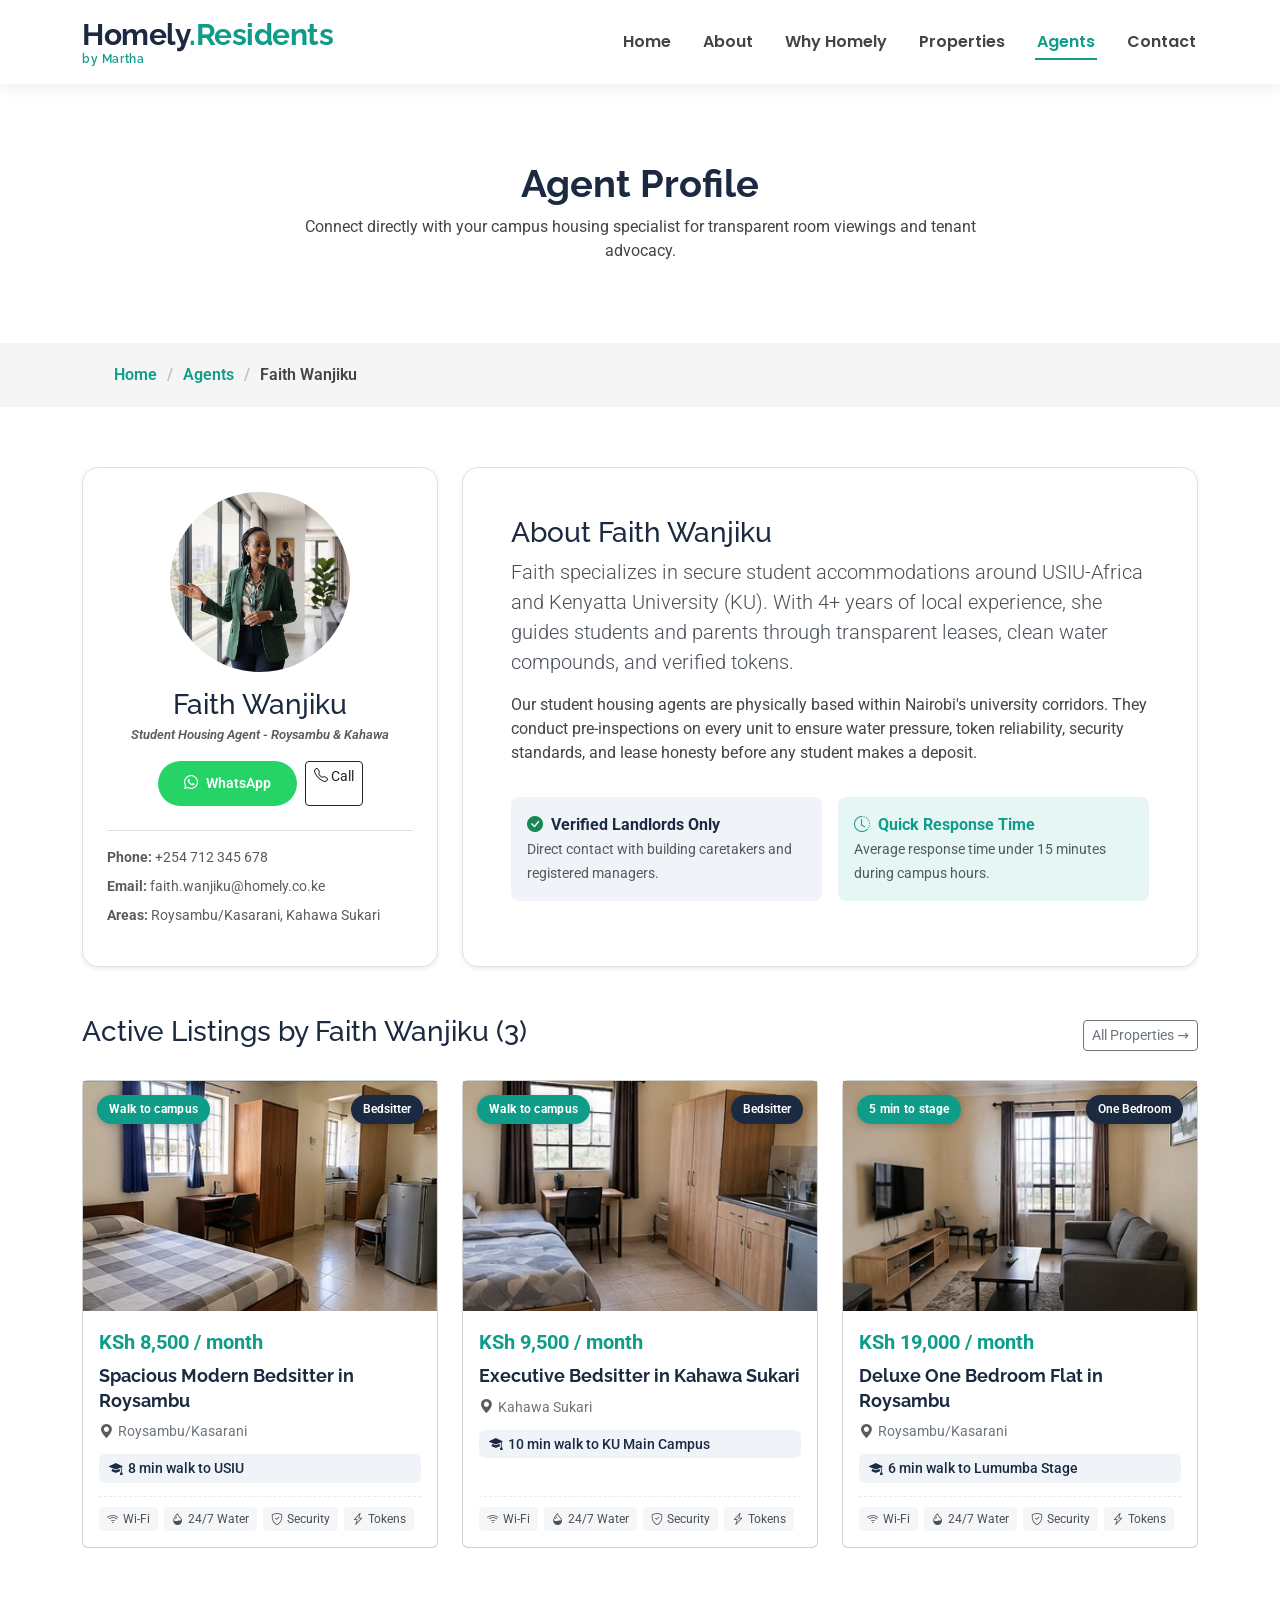
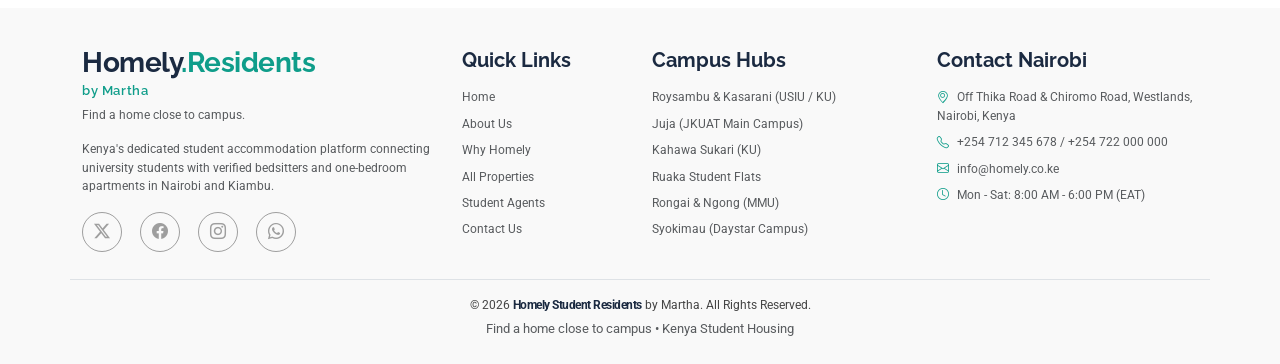
<file: agent-single.html>
<!DOCTYPE html>
<html lang="en">

<head>
  <meta charset="utf-8">
  <meta content="width=device-width, initial-scale=1.0" name="viewport">
  <title>Agent Profile - Homely Student Residents</title>
  <meta name="description" content="View verified student housing agent profile, contact information, WhatsApp link, and active property listings on Homely Student Residents.">
  <meta name="keywords" content="student housing agent Kenya, campus rental specialist, Nairobi student agent, JKUAT agent, USIU agent, Homely Student Residents">

  <!-- Favicons -->
  <link href="assets/img/favicon.png" rel="icon">
  <link href="assets/img/apple-touch-icon.png" rel="apple-touch-icon">

  <!-- Fonts -->
  <link href="https://fonts.googleapis.com" rel="preconnect">
  <link href="https://fonts.gstatic.com" rel="preconnect" crossorigin>
  <link href="https://fonts.googleapis.com/css2?family=Roboto:ital,wght@0,100;0,300;0,400;0,500;0,700;0,900;1,100;1,300;1,400;1,500;1,700;1,900&family=Poppins:ital,wght@0,100;0,200;0,300;0,400;0,500;0,600;0,700;0,800;0,900;1,100;1,200;1,300;1,400;1,500;1,600;1,700;1,800;1,900&family=Raleway:ital,wght@0,100;0,200;0,300;0,400;0,500;0,600;0,700;0,800;0,900;1,100;1,200;1,300;1,400;1,500;1,600;1,700;1,800;1,900&display=swap" rel="stylesheet">

  <!-- Vendor CSS Files -->
  <link href="assets/vendor/bootstrap/css/bootstrap.min.css" rel="stylesheet">
  <link href="assets/vendor/bootstrap-icons/bootstrap-icons.css" rel="stylesheet">
  <link href="assets/vendor/aos/aos.css" rel="stylesheet">
  <link href="assets/vendor/fontawesome-free/css/all.min.css" rel="stylesheet">
  <link href="assets/vendor/swiper/swiper-bundle.min.css" rel="stylesheet">
  <link href="assets/vendor/glightbox/css/glightbox.min.css" rel="stylesheet">

  <!-- Main & Custom CSS Files -->
  <link href="assets/css/main.css" rel="stylesheet">
  <link href="assets/css/style.css" rel="stylesheet">
</head>

<body class="agent-single-page">

  <!-- Header -->
  <header id="header" class="header d-flex align-items-center fixed-top">
    <div class="container-fluid container-xl position-relative d-flex align-items-center justify-content-between">

      <a href="index.html" class="logo d-flex align-items-center text-decoration-none">
        <h1 class="sitename">Homely<span>.Residents</span> <small class="brand-by">by Martha</small></h1>
      </a>

      <nav id="navmenu" class="navmenu">
        <ul>
          <li><a href="index.html">Home</a></li>
          <li><a href="about.html">About</a></li>
          <li><a href="services.html">Why Homely</a></li>
          <li><a href="properties.html">Properties</a></li>
          <li><a href="agents.html" class="active">Agents</a></li>
          <li><a href="contact.html">Contact</a></li>
        </ul>
        <i class="mobile-nav-toggle d-xl-none bi bi-list"></i>
      </nav>

    </div>
  </header>

  <main class="main">

    <!-- Page Title -->
    <div class="page-title" data-aos="fade">
      <div class="heading">
        <div class="container">
          <div class="row d-flex justify-content-center text-center">
            <div class="col-lg-8">
              <h1>Agent Profile</h1>
              <p class="mb-0">Connect directly with your campus housing specialist for transparent room viewings and tenant advocacy.</p>
            </div>
          </div>
        </div>
      </div>
      <nav class="breadcrumbs">
        <div class="container">
          <ol>
            <li><a href="index.html">Home</a></li>
            <li><a href="agents.html">Agents</a></li>
            <li class="current" id="breadcrumb-agent-name">Agent Profile</li>
          </ol>
        </div>
      </nav>
    </div><!-- End Page Title -->

    <!-- Agent Profile Section (Rendered dynamically by assets/js/main.js from listings-data.js) -->
    <section id="agent-single-section" class="agents section">
      <div class="container" id="agent-single-content">
        <!-- Dynamically injected: Agent card, contact, bio, and assigned listings -->
      </div>
    </section>

  </main>

  <!-- Footer -->
  <footer id="footer" class="footer light-background">
    <div class="container">
      <div class="row gy-4">

        <div class="col-lg-4 col-md-6">
          <h3 class="sitename mb-2">Homely<span>.Residents</span> <small class="brand-by">by Martha</small></h3>
          <p class="small text-muted mb-3">Find a home close to campus.</p>
          <p class="small text-muted">Kenya's dedicated student accommodation platform connecting university students with verified bedsitters and one-bedroom apartments in Nairobi and Kiambu.</p>
          <div class="social-links d-flex gap-2 mt-3">
            <a href="https://twitter.com" target="_blank" rel="noopener noreferrer" class="btn btn-sm btn-outline-secondary rounded-circle"><i class="bi bi-twitter-x"></i></a>
            <a href="https://facebook.com" target="_blank" rel="noopener noreferrer" class="btn btn-sm btn-outline-secondary rounded-circle"><i class="bi bi-facebook"></i></a>
            <a href="https://instagram.com" target="_blank" rel="noopener noreferrer" class="btn btn-sm btn-outline-secondary rounded-circle"><i class="bi bi-instagram"></i></a>
            <a href="https://wa.me/254712345678" target="_blank" rel="noopener noreferrer" class="btn btn-sm btn-outline-success rounded-circle"><i class="bi bi-whatsapp"></i></a>
          </div>
        </div>

        <div class="col-lg-2 col-md-6">
          <h5 class="fw-bold mb-3" style="color: var(--secondary-accent);">Quick Links</h5>
          <ul class="list-unstyled small">
            <li class="mb-2"><a href="index.html" class="text-muted text-decoration-none">Home</a></li>
            <li class="mb-2"><a href="about.html" class="text-muted text-decoration-none">About Us</a></li>
            <li class="mb-2"><a href="services.html" class="text-muted text-decoration-none">Why Homely</a></li>
            <li class="mb-2"><a href="properties.html" class="text-muted text-decoration-none">All Properties</a></li>
            <li class="mb-2"><a href="agents.html" class="text-muted text-decoration-none">Student Agents</a></li>
            <li class="mb-2"><a href="contact.html" class="text-muted text-decoration-none">Contact Us</a></li>
          </ul>
        </div>

        <div class="col-lg-3 col-md-6">
          <h5 class="fw-bold mb-3" style="color: var(--secondary-accent);">Campus Hubs</h5>
          <ul class="list-unstyled small text-muted">
            <li class="mb-2"><a href="properties.html?area=Roysambu%2FKasarani" class="text-muted text-decoration-none">Roysambu & Kasarani (USIU / KU)</a></li>
            <li class="mb-2"><a href="properties.html?area=Juja" class="text-muted text-decoration-none">Juja (JKUAT Main Campus)</a></li>
            <li class="mb-2"><a href="properties.html?area=Kahawa+Sukari" class="text-muted text-decoration-none">Kahawa Sukari (KU)</a></li>
            <li class="mb-2"><a href="properties.html?area=Ruaka" class="text-muted text-decoration-none">Ruaka Student Flats</a></li>
            <li class="mb-2"><a href="properties.html?area=Rongai%2FNgong" class="text-muted text-decoration-none">Rongai & Ngong (MMU)</a></li>
            <li class="mb-2"><a href="properties.html?area=Syokimau" class="text-muted text-decoration-none">Syokimau (Daystar Campus)</a></li>
          </ul>
        </div>

        <div class="col-lg-3 col-md-6">
          <h5 class="fw-bold mb-3" style="color: var(--secondary-accent);">Contact Nairobi</h5>
          <p class="small text-muted mb-2">
            <i class="bi bi-geo-alt me-2" style="color: var(--primary-accent);"></i>Off Thika Road & Chiromo Road, Westlands, Nairobi, Kenya
          </p>
          <p class="small text-muted mb-2">
            <i class="bi bi-telephone me-2" style="color: var(--primary-accent);"></i>+254 712 345 678 / +254 722 000 000
          </p>
          <p class="small text-muted mb-2">
            <i class="bi bi-envelope me-2" style="color: var(--primary-accent);"></i>info@homely.co.ke
          </p>
          <p class="small text-muted">
            <i class="bi bi-clock me-2" style="color: var(--primary-accent);"></i>Mon - Sat: 8:00 AM - 6:00 PM (EAT)
          </p>
        </div>

      </div>
    </div>

    <div class="container copyright text-center mt-4 pt-3 border-top">
      <p class="small mb-1">&copy; 2026 <strong class="sitename">Homely Student Residents</strong> by Martha. All Rights Reserved.</p>
      <div class="credits small text-muted">
        Find a home close to campus &bull; Kenya Student Housing
      </div>
    </div>
  </footer>

  <!-- Scroll Top -->
  <a href="#" id="scroll-top" class="scroll-top d-flex align-items-center justify-content-center"><i class="bi bi-arrow-up-short"></i></a>

  <!-- Preloader -->
  <div id="preloader"></div>

  <!-- Vendor JS Files -->
  <script src="assets/vendor/bootstrap/js/bootstrap.bundle.min.js"></script>
  <script src="assets/vendor/php-email-form/validate.js"></script>
  <script src="assets/vendor/aos/aos.js"></script>
  <script src="assets/vendor/swiper/swiper-bundle.min.js"></script>
  <script src="assets/vendor/purecounter/purecounter_vanilla.js"></script>
  <script src="assets/vendor/glightbox/js/glightbox.min.js"></script>

  <!-- Listings Data (Single Source of Truth) -->
  <script src="assets/js/listings-data.js"></script>

  <!-- Main JS File -->
  <script src="assets/js/main.js"></script>

</body>

</html>
</file>
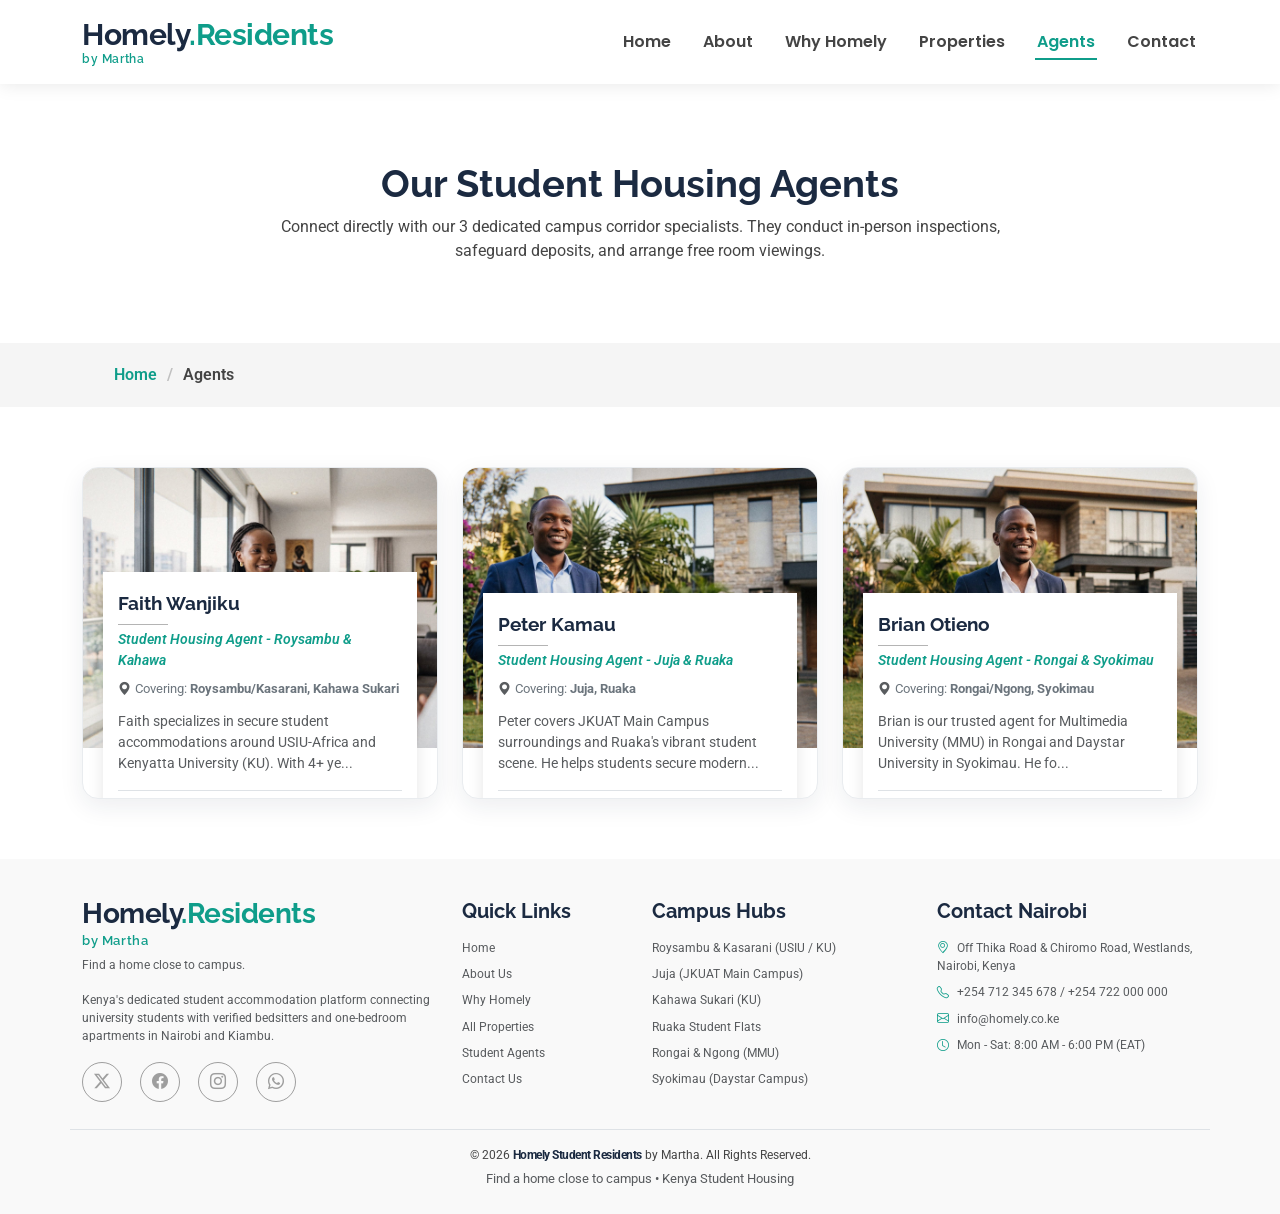
<file: agents.html>
<!DOCTYPE html>
<html lang="en">

<head>
  <meta charset="utf-8">
  <meta content="width=device-width, initial-scale=1.0" name="viewport">
  <title>Student Housing Agents - Homely Student Residents Kenya</title>
  <meta name="description" content="Meet our verified student housing agents in Kenya covering Roysambu, Kasarani, Juja, Kahawa Sukari, Ruaka, and Rongai. Safe viewings with zero broker fees.">
  <meta name="keywords" content="student agents Kenya, Roysambu housing agent, Juja JKUAT agent, student rental assistance Nairobi, Homely Student Residents">

  <!-- Favicons -->
  <link href="assets/img/favicon.png" rel="icon">
  <link href="assets/img/apple-touch-icon.png" rel="apple-touch-icon">

  <!-- Fonts -->
  <link href="https://fonts.googleapis.com" rel="preconnect">
  <link href="https://fonts.gstatic.com" rel="preconnect" crossorigin>
  <link href="https://fonts.googleapis.com/css2?family=Roboto:ital,wght@0,100;0,300;0,400;0,500;0,700;0,900;1,100;1,300;1,400;1,500;1,700;1,900&family=Poppins:ital,wght@0,100;0,200;0,300;0,400;0,500;0,600;0,700;0,800;0,900;1,100;1,200;1,300;1,400;1,500;1,600;1,700;1,800;1,900&family=Raleway:ital,wght@0,100;0,200;0,300;0,400;0,500;0,600;0,700;0,800;0,900;1,100;1,200;1,300;1,400;1,500;1,600;1,700;1,800;1,900&display=swap" rel="stylesheet">

  <!-- Vendor CSS Files -->
  <link href="assets/vendor/bootstrap/css/bootstrap.min.css" rel="stylesheet">
  <link href="assets/vendor/bootstrap-icons/bootstrap-icons.css" rel="stylesheet">
  <link href="assets/vendor/aos/aos.css" rel="stylesheet">
  <link href="assets/vendor/fontawesome-free/css/all.min.css" rel="stylesheet">
  <link href="assets/vendor/swiper/swiper-bundle.min.css" rel="stylesheet">
  <link href="assets/vendor/glightbox/css/glightbox.min.css" rel="stylesheet">

  <!-- Main & Custom CSS Files -->
  <link href="assets/css/main.css" rel="stylesheet">
  <link href="assets/css/style.css" rel="stylesheet">
</head>

<body class="agents-page">

  <!-- Header -->
  <header id="header" class="header d-flex align-items-center fixed-top">
    <div class="container-fluid container-xl position-relative d-flex align-items-center justify-content-between">

      <a href="index.html" class="logo d-flex align-items-center text-decoration-none">
        <h1 class="sitename">Homely<span>.Residents</span> <small class="brand-by">by Martha</small></h1>
      </a>

      <nav id="navmenu" class="navmenu">
        <ul>
          <li><a href="index.html">Home</a></li>
          <li><a href="about.html">About</a></li>
          <li><a href="services.html">Why Homely</a></li>
          <li><a href="properties.html">Properties</a></li>
          <li><a href="agents.html" class="active">Agents</a></li>
          <li><a href="contact.html">Contact</a></li>
        </ul>
        <i class="mobile-nav-toggle d-xl-none bi bi-list"></i>
      </nav>

    </div>
  </header>

  <main class="main">

    <!-- Page Title -->
    <div class="page-title" data-aos="fade">
      <div class="heading">
        <div class="container">
          <div class="row d-flex justify-content-center text-center">
            <div class="col-lg-8">
              <h1>Our Student Housing Agents</h1>
              <p class="mb-0">Connect directly with our 3 dedicated campus corridor specialists. They conduct in-person inspections, safeguard deposits, and arrange free room viewings.</p>
            </div>
          </div>
        </div>
      </div>
      <nav class="breadcrumbs">
        <div class="container">
          <ol>
            <li><a href="index.html">Home</a></li>
            <li class="current">Agents</li>
          </ol>
        </div>
      </nav>
    </div><!-- End Page Title -->

    <!-- Agents Section (3 agents only) -->
    <section id="agents" class="agents section">
      <div class="container">
        <div id="agents-grid-container" class="row gy-5">
          <!-- Populated dynamically by assets/js/main.js from listings-data.js -->
        </div>
      </div>
    </section>

  </main>

  <!-- Footer -->
  <footer id="footer" class="footer light-background">
    <div class="container">
      <div class="row gy-4">

        <div class="col-lg-4 col-md-6">
          <h3 class="sitename mb-2">Homely<span>.Residents</span> <small class="brand-by">by Martha</small></h3>
          <p class="small text-muted mb-3">Find a home close to campus.</p>
          <p class="small text-muted">Kenya's dedicated student accommodation platform connecting university students with verified bedsitters and one-bedroom apartments in Nairobi and Kiambu.</p>
          <div class="social-links d-flex gap-2 mt-3">
            <a href="https://twitter.com" target="_blank" rel="noopener noreferrer" class="btn btn-sm btn-outline-secondary rounded-circle"><i class="bi bi-twitter-x"></i></a>
            <a href="https://facebook.com" target="_blank" rel="noopener noreferrer" class="btn btn-sm btn-outline-secondary rounded-circle"><i class="bi bi-facebook"></i></a>
            <a href="https://instagram.com" target="_blank" rel="noopener noreferrer" class="btn btn-sm btn-outline-secondary rounded-circle"><i class="bi bi-instagram"></i></a>
            <a href="https://wa.me/254712345678" target="_blank" rel="noopener noreferrer" class="btn btn-sm btn-outline-success rounded-circle"><i class="bi bi-whatsapp"></i></a>
          </div>
        </div>

        <div class="col-lg-2 col-md-6">
          <h5 class="fw-bold mb-3" style="color: var(--secondary-accent);">Quick Links</h5>
          <ul class="list-unstyled small">
            <li class="mb-2"><a href="index.html" class="text-muted text-decoration-none">Home</a></li>
            <li class="mb-2"><a href="about.html" class="text-muted text-decoration-none">About Us</a></li>
            <li class="mb-2"><a href="services.html" class="text-muted text-decoration-none">Why Homely</a></li>
            <li class="mb-2"><a href="properties.html" class="text-muted text-decoration-none">All Properties</a></li>
            <li class="mb-2"><a href="agents.html" class="text-muted text-decoration-none">Student Agents</a></li>
            <li class="mb-2"><a href="contact.html" class="text-muted text-decoration-none">Contact Us</a></li>
          </ul>
        </div>

        <div class="col-lg-3 col-md-6">
          <h5 class="fw-bold mb-3" style="color: var(--secondary-accent);">Campus Hubs</h5>
          <ul class="list-unstyled small text-muted">
            <li class="mb-2"><a href="properties.html?area=Roysambu%2FKasarani" class="text-muted text-decoration-none">Roysambu & Kasarani (USIU / KU)</a></li>
            <li class="mb-2"><a href="properties.html?area=Juja" class="text-muted text-decoration-none">Juja (JKUAT Main Campus)</a></li>
            <li class="mb-2"><a href="properties.html?area=Kahawa+Sukari" class="text-muted text-decoration-none">Kahawa Sukari (KU)</a></li>
            <li class="mb-2"><a href="properties.html?area=Ruaka" class="text-muted text-decoration-none">Ruaka Student Flats</a></li>
            <li class="mb-2"><a href="properties.html?area=Rongai%2FNgong" class="text-muted text-decoration-none">Rongai & Ngong (MMU)</a></li>
            <li class="mb-2"><a href="properties.html?area=Syokimau" class="text-muted text-decoration-none">Syokimau (Daystar Campus)</a></li>
          </ul>
        </div>

        <div class="col-lg-3 col-md-6">
          <h5 class="fw-bold mb-3" style="color: var(--secondary-accent);">Contact Nairobi</h5>
          <p class="small text-muted mb-2">
            <i class="bi bi-geo-alt me-2" style="color: var(--primary-accent);"></i>Off Thika Road & Chiromo Road, Westlands, Nairobi, Kenya
          </p>
          <p class="small text-muted mb-2">
            <i class="bi bi-telephone me-2" style="color: var(--primary-accent);"></i>+254 712 345 678 / +254 722 000 000
          </p>
          <p class="small text-muted mb-2">
            <i class="bi bi-envelope me-2" style="color: var(--primary-accent);"></i>info@homely.co.ke
          </p>
          <p class="small text-muted">
            <i class="bi bi-clock me-2" style="color: var(--primary-accent);"></i>Mon - Sat: 8:00 AM - 6:00 PM (EAT)
          </p>
        </div>

      </div>
    </div>

    <div class="container copyright text-center mt-4 pt-3 border-top">
      <p class="small mb-1">&copy; 2026 <strong class="sitename">Homely Student Residents</strong> by Martha. All Rights Reserved.</p>
      <div class="credits small text-muted">
        Find a home close to campus &bull; Kenya Student Housing
      </div>
    </div>
  </footer>

  <!-- Scroll Top -->
  <a href="#" id="scroll-top" class="scroll-top d-flex align-items-center justify-content-center"><i class="bi bi-arrow-up-short"></i></a>

  <!-- Preloader -->
  <div id="preloader"></div>

  <!-- Vendor JS Files -->
  <script src="assets/vendor/bootstrap/js/bootstrap.bundle.min.js"></script>
  <script src="assets/vendor/php-email-form/validate.js"></script>
  <script src="assets/vendor/aos/aos.js"></script>
  <script src="assets/vendor/swiper/swiper-bundle.min.js"></script>
  <script src="assets/vendor/purecounter/purecounter_vanilla.js"></script>
  <script src="assets/vendor/glightbox/js/glightbox.min.js"></script>

  <!-- Listings Data (Single Source of Truth) -->
  <script src="assets/js/listings-data.js"></script>

  <!-- Main JS File -->
  <script src="assets/js/main.js"></script>

</body>

</html>
</file>
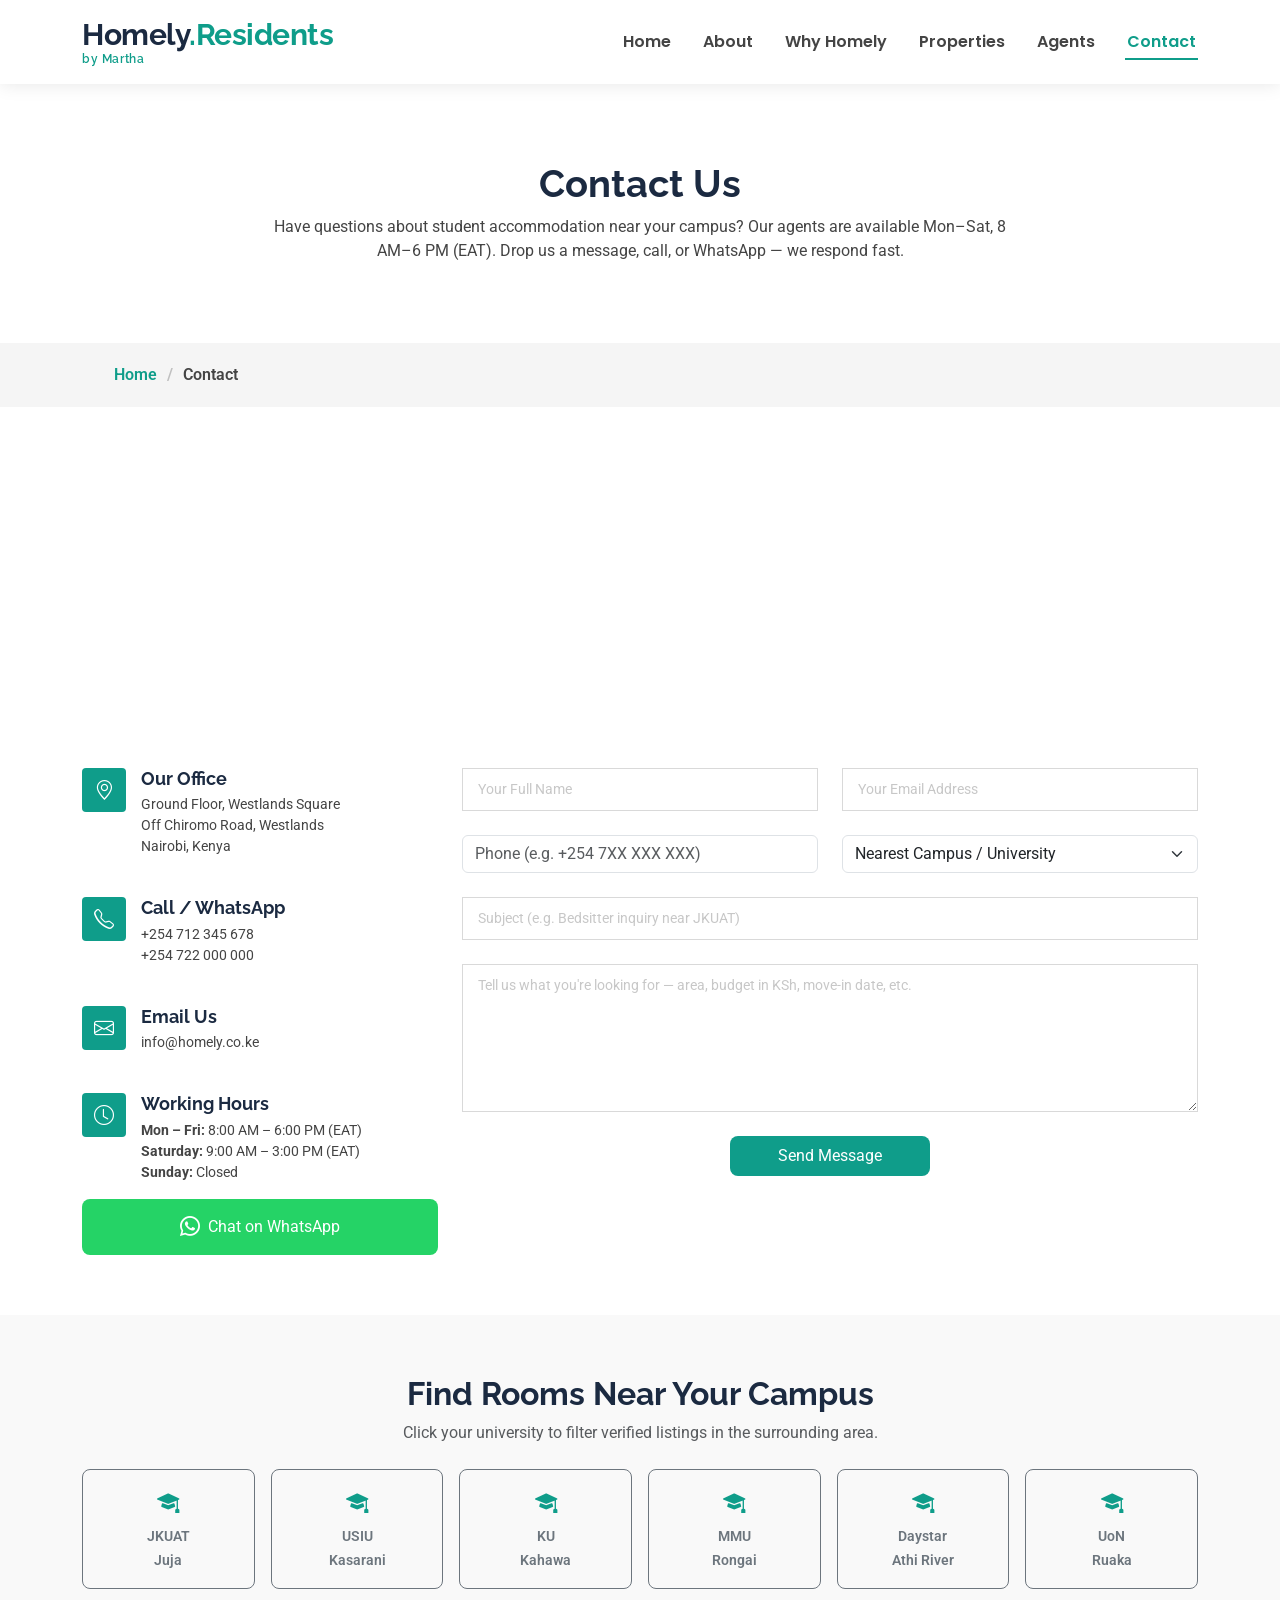
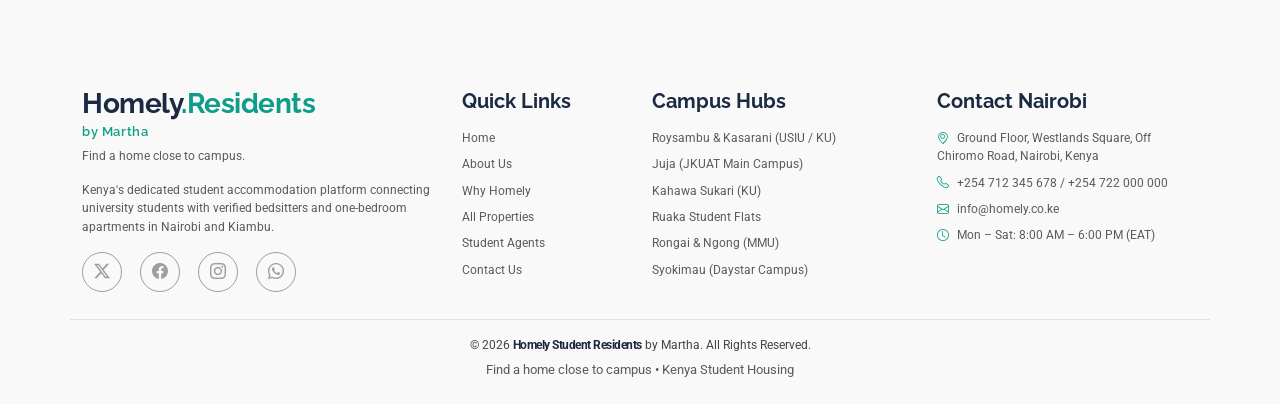
<file: contact.html>
<!DOCTYPE html>
<html lang="en">

<head>
  <meta charset="utf-8">
  <meta content="width=device-width, initial-scale=1.0" name="viewport">
  <title>Contact Us - Homely Student Residents | Student Housing Kenya</title>
  <meta name="description" content="Get in touch with Homely Student Residents. Find verified student accommodation near JKUAT, USIU, KU and other Kenyan universities. Call +254 712 345 678 or email info@homely.co.ke.">
  <meta name="keywords" content="contact Homely Student Residents, student housing Kenya contact, bedsitter inquiry Nairobi, student accommodation agent Kenya">

  <!-- Favicons -->
  <link href="assets/img/favicon.png" rel="icon">
  <link href="assets/img/apple-touch-icon.png" rel="apple-touch-icon">

  <!-- Fonts -->
  <link href="https://fonts.googleapis.com" rel="preconnect">
  <link href="https://fonts.gstatic.com" rel="preconnect" crossorigin>
  <link href="https://fonts.googleapis.com/css2?family=Roboto:ital,wght@0,100;0,300;0,400;0,500;0,700;0,900;1,100;1,300;1,400;1,500;1,700;1,900&family=Poppins:ital,wght@0,100;0,200;0,300;0,400;0,500;0,600;0,700;0,800;0,900;1,100;1,200;1,300;1,400;1,500;1,600;1,700;1,800;1,900&family=Raleway:ital,wght@0,100;0,200;0,300;0,400;0,500;0,600;0,700;0,800;0,900;1,100;1,200;1,300;1,400;1,500;1,600;1,700;1,800;1,900&display=swap" rel="stylesheet">

  <!-- Vendor CSS Files -->
  <link href="assets/vendor/bootstrap/css/bootstrap.min.css" rel="stylesheet">
  <link href="assets/vendor/bootstrap-icons/bootstrap-icons.css" rel="stylesheet">
  <link href="assets/vendor/aos/aos.css" rel="stylesheet">
  <link href="assets/vendor/fontawesome-free/css/all.min.css" rel="stylesheet">
  <link href="assets/vendor/swiper/swiper-bundle.min.css" rel="stylesheet">

  <!-- Main & Custom CSS Files -->
  <link href="assets/css/main.css" rel="stylesheet">
  <link href="assets/css/style.css" rel="stylesheet">
</head>

<body class="contact-page">

  <!-- Header -->
  <header id="header" class="header d-flex align-items-center fixed-top">
    <div class="container-fluid container-xl position-relative d-flex align-items-center justify-content-between">

      <a href="index.html" class="logo d-flex align-items-center text-decoration-none">
        <h1 class="sitename">Homely<span>.Residents</span> <small class="brand-by">by Martha</small></h1>
      </a>

      <nav id="navmenu" class="navmenu">
        <ul>
          <li><a href="index.html">Home</a></li>
          <li><a href="about.html">About</a></li>
          <li><a href="services.html">Why Homely</a></li>
          <li><a href="properties.html">Properties</a></li>
          <li><a href="agents.html">Agents</a></li>
          <li><a href="contact.html" class="active">Contact</a></li>
        </ul>
        <i class="mobile-nav-toggle d-xl-none bi bi-list"></i>
      </nav>

    </div>
  </header>

  <main class="main">

    <!-- Page Title -->
    <div class="page-title" data-aos="fade">
      <div class="heading">
        <div class="container">
          <div class="row d-flex justify-content-center text-center">
            <div class="col-lg-8">
              <h1>Contact Us</h1>
              <p class="mb-0">Have questions about student accommodation near your campus? Our agents are available Mon–Sat, 8 AM–6 PM (EAT). Drop us a message, call, or WhatsApp — we respond fast.</p>
            </div>
          </div>
        </div>
      </div>
      <nav class="breadcrumbs">
        <div class="container">
          <ol>
            <li><a href="index.html">Home</a></li>
            <li class="current">Contact</li>
          </ol>
        </div>
      </nav>
    </div><!-- End Page Title -->

    <!-- Contact Section -->
    <section id="contact" class="contact section">

      <div class="container" data-aos="fade-up" data-aos-delay="100">

        <!-- Google Maps — Westlands, Nairobi, Kenya -->
        <div class="mb-4" data-aos="fade-up" data-aos-delay="200">
          <iframe
            style="border:0; width: 100%; height: 270px;"
            src="https://www.google.com/maps/embed?pb=!1m18!1m12!1m3!1d3988.819128551805!2d36.80550507496526!3d-1.2678339987055!2m3!1f0!2f0!3f0!3m2!1i1024!2i768!4f13.1!3m3!1m2!1s0x182f17357e54c4c9%3A0x8d4a42a7fdf39714!2sWestlands%2C%20Nairobi!5e0!3m2!1sen!2ske!4v1698000000000!5m2!1sen!2ske"
            frameborder="0"
            allowfullscreen=""
            loading="lazy"
            referrerpolicy="no-referrer-when-downgrade"
            title="Homely Student Residents office location — Westlands, Nairobi">
          </iframe>
        </div><!-- End Google Maps -->

        <div class="row gy-4">

          <!-- Contact Info Column -->
          <div class="col-lg-4">

            <div class="info-item d-flex" data-aos="fade-up" data-aos-delay="300">
              <i class="bi bi-geo-alt flex-shrink-0"></i>
              <div>
                <h3>Our Office</h3>
                <p>Ground Floor, Westlands Square<br>Off Chiromo Road, Westlands<br>Nairobi, Kenya</p>
              </div>
            </div><!-- End Info Item -->

            <div class="info-item d-flex" data-aos="fade-up" data-aos-delay="400">
              <i class="bi bi-telephone flex-shrink-0"></i>
              <div>
                <h3>Call / WhatsApp</h3>
                <p>+254 712 345 678</p>
                <p>+254 722 000 000</p>
              </div>
            </div><!-- End Info Item -->

            <div class="info-item d-flex" data-aos="fade-up" data-aos-delay="500">
              <i class="bi bi-envelope flex-shrink-0"></i>
              <div>
                <h3>Email Us</h3>
                <p>info@homely.co.ke</p>
              </div>
            </div><!-- End Info Item -->

            <div class="info-item d-flex" data-aos="fade-up" data-aos-delay="600">
              <i class="bi bi-clock flex-shrink-0"></i>
              <div>
                <h3>Working Hours</h3>
                <p><strong>Mon – Fri:</strong> 8:00 AM – 6:00 PM (EAT)<br>
                   <strong>Saturday:</strong> 9:00 AM – 3:00 PM (EAT)<br>
                   <strong>Sunday:</strong> Closed</p>
              </div>
            </div><!-- End Info Item -->

            <!-- WhatsApp Quick-Chat Button -->
            <a href="https://wa.me/254712345678?text=Hello%20Homely%2C%20I%27d%20like%20to%20enquire%20about%20student%20accommodation."
               target="_blank" rel="noopener noreferrer"
               class="btn w-100 mt-3 d-flex align-items-center justify-content-center gap-2"
               style="background-color:#25D366;color:#fff;border-radius:8px;padding:12px;"
               data-aos="fade-up" data-aos-delay="700">
              <i class="bi bi-whatsapp fs-5"></i>
              <span>Chat on WhatsApp</span>
            </a>

          </div><!-- End Contact Info -->

          <!-- Contact Form Column -->
          <div class="col-lg-8">
            <form action="forms/contact.php" method="post" class="php-email-form" data-aos="fade-up" data-aos-delay="200">
              <div class="row gy-4">

                <div class="col-md-6">
                  <input type="text" name="name" class="form-control" placeholder="Your Full Name" required="">
                </div>

                <div class="col-md-6">
                  <input type="email" class="form-control" name="email" placeholder="Your Email Address" required="">
                </div>

                <div class="col-md-6">
                  <input type="tel" class="form-control" name="phone" placeholder="Phone (e.g. +254 7XX XXX XXX)">
                </div>

                <div class="col-md-6">
                  <select class="form-select" name="campus">
                    <option value="" disabled selected>Nearest Campus / University</option>
                    <option value="JKUAT">JKUAT — Juja Main Campus</option>
                    <option value="USIU">USIU-Africa — Kasarani</option>
                    <option value="KU">Kenyatta University — Kahawa</option>
                    <option value="UoN">University of Nairobi — Parklands</option>
                    <option value="Daystar">Daystar University — Athi River</option>
                    <option value="MMU">Multimedia University — Rongai</option>
                    <option value="other">Other / Not Listed</option>
                  </select>
                </div>

                <div class="col-md-12">
                  <input type="text" class="form-control" name="subject" placeholder="Subject (e.g. Bedsitter inquiry near JKUAT)" required="">
                </div>

                <div class="col-md-12">
                  <textarea class="form-control" name="message" rows="6" placeholder="Tell us what you're looking for — area, budget in KSh, move-in date, etc." required=""></textarea>
                </div>

                <div class="col-md-12 text-center">
                  <div class="loading">Sending your message…</div>
                  <div class="error-message"></div>
                  <div class="sent-message">Your message has been sent. Our team will contact you within 24 hours — asante!</div>

                  <button type="submit" class="btn px-5 py-2" style="background:var(--primary-accent);color:#fff;border-radius:8px;">
                    Send Message
                  </button>
                </div>

              </div>
            </form>
          </div><!-- End Contact Form -->

        </div>

      </div>

    </section><!-- /Contact Section -->

    <!-- Campus Quick-Links Section -->
    <section class="section light-background" data-aos="fade-up">
      <div class="container">
        <div class="text-center mb-4">
          <h2 class="fw-bold" style="color:var(--secondary-accent);">Find Rooms Near Your Campus</h2>
          <p class="text-muted">Click your university to filter verified listings in the surrounding area.</p>
        </div>
        <div class="row g-3 justify-content-center">
          <div class="col-6 col-md-4 col-lg-2">
            <a href="properties.html?area=Juja" class="btn btn-outline-secondary w-100 py-3 text-center text-decoration-none rounded-3">
              <i class="bi bi-mortarboard-fill d-block mb-1" style="color:var(--primary-accent);font-size:1.4rem;"></i>
              <small class="fw-semibold">JKUAT<br>Juja</small>
            </a>
          </div>
          <div class="col-6 col-md-4 col-lg-2">
            <a href="properties.html?area=Roysambu%2FKasarani" class="btn btn-outline-secondary w-100 py-3 text-center text-decoration-none rounded-3">
              <i class="bi bi-mortarboard-fill d-block mb-1" style="color:var(--primary-accent);font-size:1.4rem;"></i>
              <small class="fw-semibold">USIU<br>Kasarani</small>
            </a>
          </div>
          <div class="col-6 col-md-4 col-lg-2">
            <a href="properties.html?area=Kahawa+Sukari" class="btn btn-outline-secondary w-100 py-3 text-center text-decoration-none rounded-3">
              <i class="bi bi-mortarboard-fill d-block mb-1" style="color:var(--primary-accent);font-size:1.4rem;"></i>
              <small class="fw-semibold">KU<br>Kahawa</small>
            </a>
          </div>
          <div class="col-6 col-md-4 col-lg-2">
            <a href="properties.html?area=Rongai%2FNgong" class="btn btn-outline-secondary w-100 py-3 text-center text-decoration-none rounded-3">
              <i class="bi bi-mortarboard-fill d-block mb-1" style="color:var(--primary-accent);font-size:1.4rem;"></i>
              <small class="fw-semibold">MMU<br>Rongai</small>
            </a>
          </div>
          <div class="col-6 col-md-4 col-lg-2">
            <a href="properties.html?area=Syokimau" class="btn btn-outline-secondary w-100 py-3 text-center text-decoration-none rounded-3">
              <i class="bi bi-mortarboard-fill d-block mb-1" style="color:var(--primary-accent);font-size:1.4rem;"></i>
              <small class="fw-semibold">Daystar<br>Athi River</small>
            </a>
          </div>
          <div class="col-6 col-md-4 col-lg-2">
            <a href="properties.html?area=Ruaka" class="btn btn-outline-secondary w-100 py-3 text-center text-decoration-none rounded-3">
              <i class="bi bi-mortarboard-fill d-block mb-1" style="color:var(--primary-accent);font-size:1.4rem;"></i>
              <small class="fw-semibold">UoN<br>Ruaka</small>
            </a>
          </div>
        </div>
      </div>
    </section><!-- /Campus Quick-Links -->

  </main>

  <!-- Footer -->
  <footer id="footer" class="footer light-background">
    <div class="container">
      <div class="row gy-4">

        <div class="col-lg-4 col-md-6">
          <h3 class="sitename mb-2">Homely<span>.Residents</span> <small class="brand-by">by Martha</small></h3>
          <p class="small text-muted mb-3">Find a home close to campus.</p>
          <p class="small text-muted">Kenya's dedicated student accommodation platform connecting university students with verified bedsitters and one-bedroom apartments in Nairobi and Kiambu.</p>
          <div class="social-links d-flex gap-2 mt-3">
            <a href="https://twitter.com" target="_blank" rel="noopener noreferrer" class="btn btn-sm btn-outline-secondary rounded-circle" aria-label="Twitter"><i class="bi bi-twitter-x"></i></a>
            <a href="https://facebook.com" target="_blank" rel="noopener noreferrer" class="btn btn-sm btn-outline-secondary rounded-circle" aria-label="Facebook"><i class="bi bi-facebook"></i></a>
            <a href="https://instagram.com" target="_blank" rel="noopener noreferrer" class="btn btn-sm btn-outline-secondary rounded-circle" aria-label="Instagram"><i class="bi bi-instagram"></i></a>
            <a href="https://wa.me/254712345678" target="_blank" rel="noopener noreferrer" class="btn btn-sm btn-outline-success rounded-circle" aria-label="WhatsApp"><i class="bi bi-whatsapp"></i></a>
          </div>
        </div>

        <div class="col-lg-2 col-md-6">
          <h5 class="fw-bold mb-3" style="color: var(--secondary-accent);">Quick Links</h5>
          <ul class="list-unstyled small">
            <li class="mb-2"><a href="index.html" class="text-muted text-decoration-none">Home</a></li>
            <li class="mb-2"><a href="about.html" class="text-muted text-decoration-none">About Us</a></li>
            <li class="mb-2"><a href="services.html" class="text-muted text-decoration-none">Why Homely</a></li>
            <li class="mb-2"><a href="properties.html" class="text-muted text-decoration-none">All Properties</a></li>
            <li class="mb-2"><a href="agents.html" class="text-muted text-decoration-none">Student Agents</a></li>
            <li class="mb-2"><a href="contact.html" class="text-muted text-decoration-none">Contact Us</a></li>
          </ul>
        </div>

        <div class="col-lg-3 col-md-6">
          <h5 class="fw-bold mb-3" style="color: var(--secondary-accent);">Campus Hubs</h5>
          <ul class="list-unstyled small text-muted">
            <li class="mb-2"><a href="properties.html?area=Roysambu%2FKasarani" class="text-muted text-decoration-none">Roysambu &amp; Kasarani (USIU / KU)</a></li>
            <li class="mb-2"><a href="properties.html?area=Juja" class="text-muted text-decoration-none">Juja (JKUAT Main Campus)</a></li>
            <li class="mb-2"><a href="properties.html?area=Kahawa+Sukari" class="text-muted text-decoration-none">Kahawa Sukari (KU)</a></li>
            <li class="mb-2"><a href="properties.html?area=Ruaka" class="text-muted text-decoration-none">Ruaka Student Flats</a></li>
            <li class="mb-2"><a href="properties.html?area=Rongai%2FNgong" class="text-muted text-decoration-none">Rongai &amp; Ngong (MMU)</a></li>
            <li class="mb-2"><a href="properties.html?area=Syokimau" class="text-muted text-decoration-none">Syokimau (Daystar Campus)</a></li>
          </ul>
        </div>

        <div class="col-lg-3 col-md-6">
          <h5 class="fw-bold mb-3" style="color: var(--secondary-accent);">Contact Nairobi</h5>
          <p class="small text-muted mb-2">
            <i class="bi bi-geo-alt me-2" style="color: var(--primary-accent);"></i>Ground Floor, Westlands Square, Off Chiromo Road, Nairobi, Kenya
          </p>
          <p class="small text-muted mb-2">
            <i class="bi bi-telephone me-2" style="color: var(--primary-accent);"></i>+254 712 345 678 / +254 722 000 000
          </p>
          <p class="small text-muted mb-2">
            <i class="bi bi-envelope me-2" style="color: var(--primary-accent);"></i>info@homely.co.ke
          </p>
          <p class="small text-muted">
            <i class="bi bi-clock me-2" style="color: var(--primary-accent);"></i>Mon – Sat: 8:00 AM – 6:00 PM (EAT)
          </p>
        </div>

      </div>
    </div>

    <div class="container copyright text-center mt-4 pt-3 border-top">
      <p class="small mb-1">&copy; 2026 <strong class="sitename">Homely Student Residents</strong> by Martha. All Rights Reserved.</p>
      <div class="credits small text-muted">
        Find a home close to campus &bull; Kenya Student Housing
      </div>
    </div>
  </footer>

  <!-- Scroll Top -->
  <a href="#" id="scroll-top" class="scroll-top d-flex align-items-center justify-content-center"><i class="bi bi-arrow-up-short"></i></a>

  <!-- Preloader -->
  <div id="preloader"></div>

  <!-- Vendor JS Files -->
  <script src="assets/vendor/bootstrap/js/bootstrap.bundle.min.js"></script>
  <script src="assets/vendor/php-email-form/validate.js"></script>
  <script src="assets/vendor/aos/aos.js"></script>
  <script src="assets/vendor/swiper/swiper-bundle.min.js"></script>
  <script src="assets/vendor/purecounter/purecounter_vanilla.js"></script>

  <!-- Main JS File -->
  <script src="assets/js/main.js"></script>

</body>

</html>
</file>
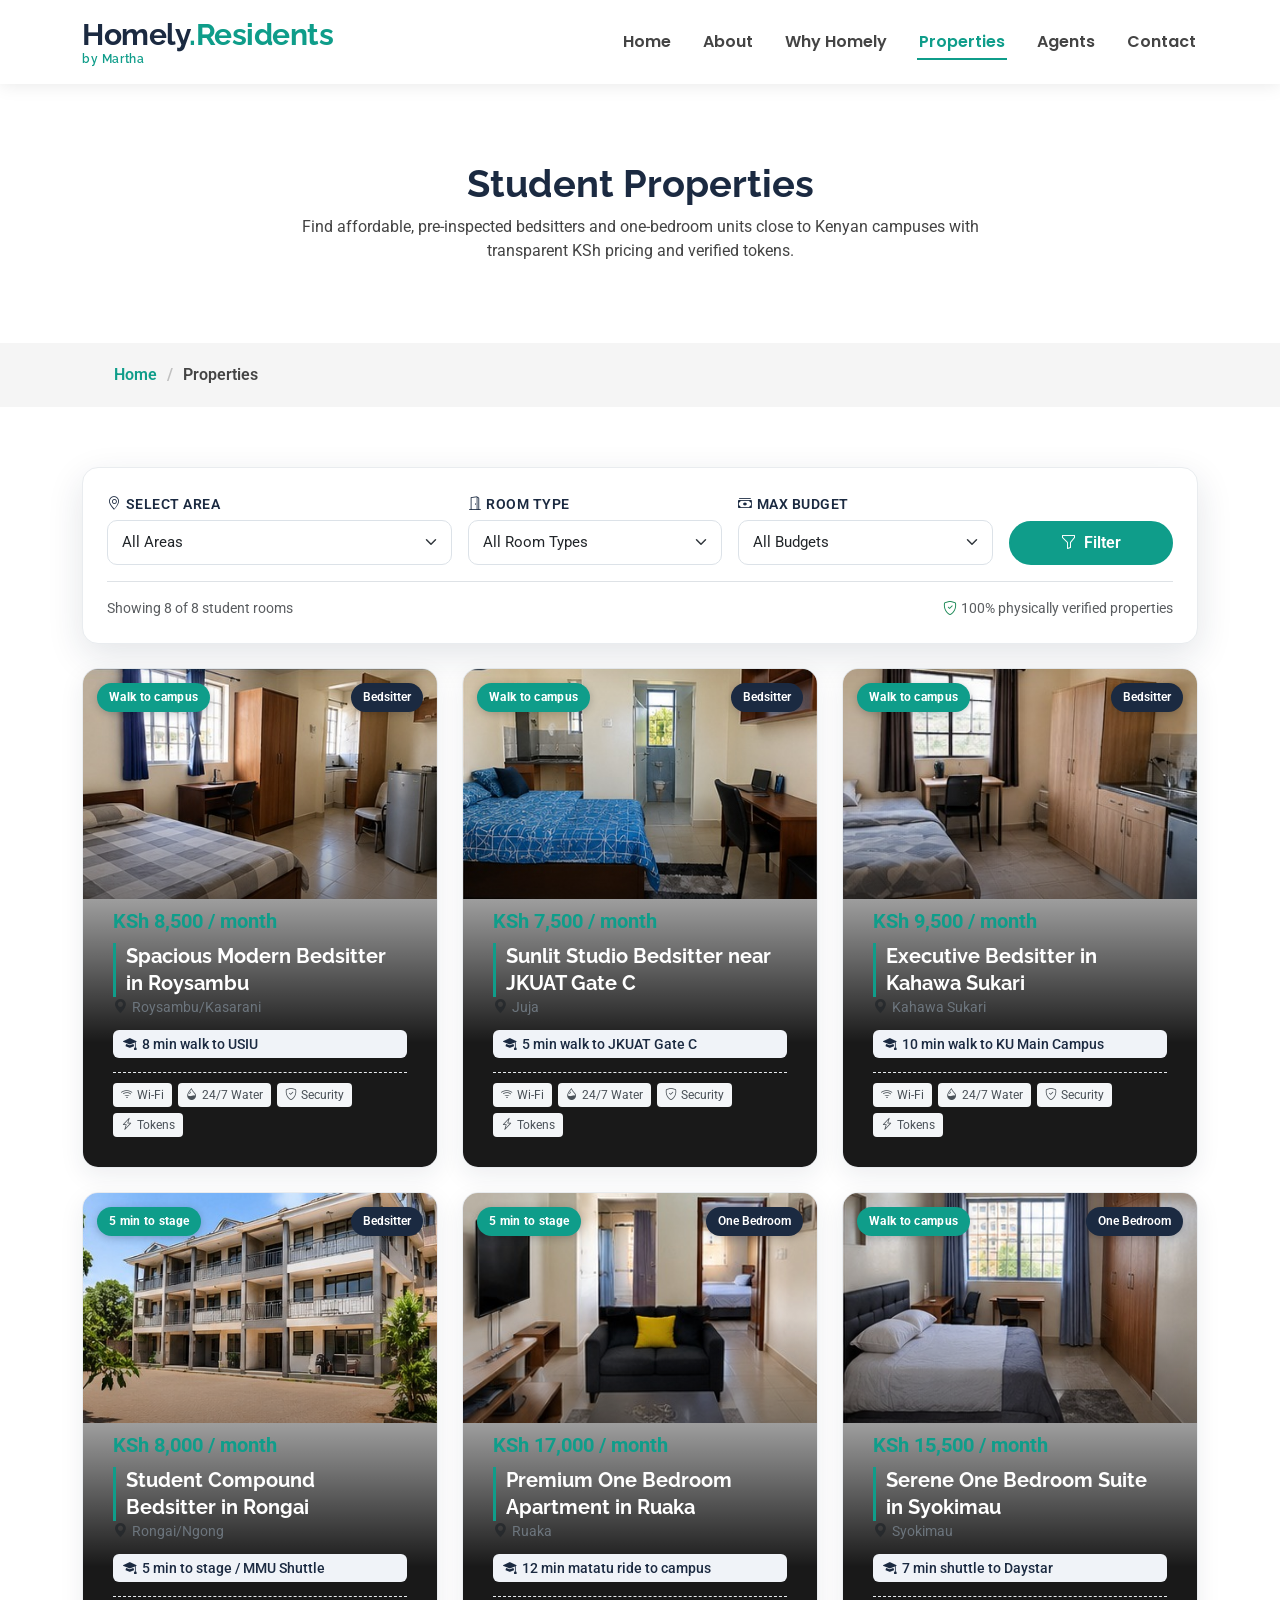
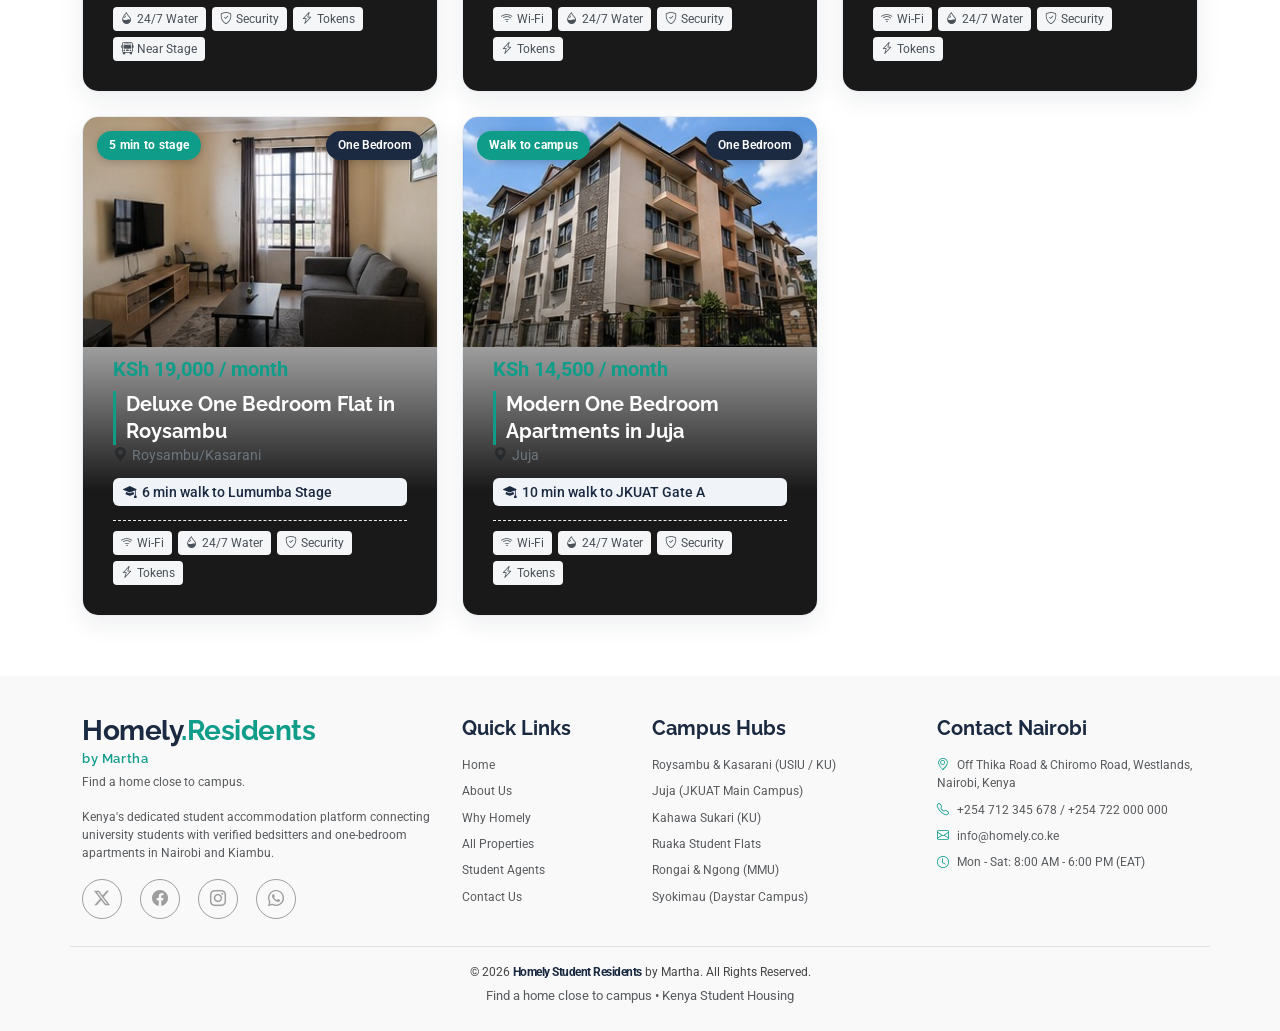
<file: properties.html>
<!DOCTYPE html>
<html lang="en">

<head>
  <meta charset="utf-8">
  <meta content="width=device-width, initial-scale=1.0" name="viewport">
  <title>Properties - Homely Student Residents | Student Housing in Kenya</title>
  <meta name="description" content="Browse verified student bedsitters and one-bedroom apartments in Nairobi, Juja, Roysambu, Kahawa, Ruaka, and Rongai. Compare KSh prices, campus distances, and amenities.">
  <meta name="keywords" content="student rooms Kenya, bedsitter Roysambu, Juja bedsitter JKUAT, Kahawa Sukari rentals, student flats Ruaka, Homely Student Residents">

  <!-- Favicons -->
  <link href="assets/img/favicon.png" rel="icon">
  <link href="assets/img/apple-touch-icon.png" rel="apple-touch-icon">

  <!-- Fonts -->
  <link href="https://fonts.googleapis.com" rel="preconnect">
  <link href="https://fonts.gstatic.com" rel="preconnect" crossorigin>
  <link href="https://fonts.googleapis.com/css2?family=Roboto:ital,wght@0,100;0,300;0,400;0,500;0,700;0,900;1,100;1,300;1,400;1,500;1,700;1,900&family=Poppins:ital,wght@0,100;0,200;0,300;0,400;0,500;0,600;0,700;0,800;0,900;1,100;1,200;1,300;1,400;1,500;1,600;1,700;1,800;1,900&family=Raleway:ital,wght@0,100;0,200;0,300;0,400;0,500;0,600;0,700;0,800;0,900;1,100;1,200;1,300;1,400;1,500;1,600;1,700;1,800;1,900&display=swap" rel="stylesheet">

  <!-- Vendor CSS Files -->
  <link href="assets/vendor/bootstrap/css/bootstrap.min.css" rel="stylesheet">
  <link href="assets/vendor/bootstrap-icons/bootstrap-icons.css" rel="stylesheet">
  <link href="assets/vendor/aos/aos.css" rel="stylesheet">
  <link href="assets/vendor/fontawesome-free/css/all.min.css" rel="stylesheet">
  <link href="assets/vendor/swiper/swiper-bundle.min.css" rel="stylesheet">
  <link href="assets/vendor/glightbox/css/glightbox.min.css" rel="stylesheet">

  <!-- Main & Custom CSS Files -->
  <link href="assets/css/main.css" rel="stylesheet">
  <link href="assets/css/style.css" rel="stylesheet">
</head>

<body class="properties-page">

  <!-- Header -->
  <header id="header" class="header d-flex align-items-center fixed-top">
    <div class="container-fluid container-xl position-relative d-flex align-items-center justify-content-between">

      <a href="index.html" class="logo d-flex align-items-center text-decoration-none">
        <h1 class="sitename">Homely<span>.Residents</span> <small class="brand-by">by Martha</small></h1>
      </a>

      <nav id="navmenu" class="navmenu">
        <ul>
          <li><a href="index.html">Home</a></li>
          <li><a href="about.html">About</a></li>
          <li><a href="services.html">Why Homely</a></li>
          <li><a href="properties.html" class="active">Properties</a></li>
          <li><a href="agents.html">Agents</a></li>
          <li><a href="contact.html">Contact</a></li>
        </ul>
        <i class="mobile-nav-toggle d-xl-none bi bi-list"></i>
      </nav>

    </div>
  </header>

  <main class="main">

    <!-- Page Title -->
    <div class="page-title" data-aos="fade">
      <div class="heading">
        <div class="container">
          <div class="row d-flex justify-content-center text-center">
            <div class="col-lg-8">
              <h1>Student Properties</h1>
              <p class="mb-0">Find affordable, pre-inspected bedsitters and one-bedroom units close to Kenyan campuses with transparent KSh pricing and verified tokens.</p>
            </div>
          </div>
        </div>
      </div>
      <nav class="breadcrumbs">
        <div class="container">
          <ol>
            <li><a href="index.html">Home</a></li>
            <li class="current">Properties</li>
          </ol>
        </div>
      </nav>
    </div><!-- End Page Title -->

    <!-- Real Estate Filter Section -->
    <section id="real-estate" class="real-estate section">
      <div class="container">

        <!-- Search & Filter Controls -->
        <div class="search-filter-box standalone mb-4" data-aos="fade-up">
          <form id="properties-filter-form" class="row g-3 align-items-end">
            <div class="col-lg-4 col-md-6">
              <label for="filter-area" class="form-label"><i class="bi bi-geo-alt me-1"></i>Select Area</label>
              <select id="filter-area" class="form-select">
                <option value="all">All Areas</option>
                <option value="Roysambu/Kasarani">Roysambu/Kasarani (near KU, USIU)</option>
                <option value="Juja">Juja (JKUAT)</option>
                <option value="Kahawa Sukari">Kahawa Sukari (near KU)</option>
                <option value="Ruaka">Ruaka</option>
                <option value="Rongai/Ngong">Rongai/Ngong (near MMU)</option>
                <option value="Syokimau">Syokimau (near Daystar)</option>
              </select>
            </div>

            <div class="col-lg-3 col-md-6">
              <label for="filter-type" class="form-label"><i class="bi bi-door-open me-1"></i>Room Type</label>
              <select id="filter-type" class="form-select">
                <option value="all">All Room Types</option>
                <option value="Bedsitter">Bedsitter (KSh 7k - 12k)</option>
                <option value="One Bedroom">One Bedroom (KSh 14k - 22k)</option>
              </select>
            </div>

            <div class="col-lg-3 col-md-6">
              <label for="filter-budget" class="form-label"><i class="bi bi-cash-stack me-1"></i>Max Budget</label>
              <select id="filter-budget" class="form-select">
                <option value="all">All Budgets</option>
                <option value="under-5000">Under KSh 5,000</option>
                <option value="5000-8000">KSh 5,000 - 8,000</option>
                <option value="8000-12000">KSh 8,000 - 12,000</option>
                <option value="12000-20000">KSh 12,000 - 20,000</option>
                <option value="20000-plus">KSh 20,000+</option>
              </select>
            </div>

            <div class="col-lg-2 col-md-6">
              <button type="submit" class="btn btn-primary-custom w-100 justify-content-center py-2">
                <i class="bi bi-funnel"></i> Filter
              </button>
            </div>
          </form>

          <div class="d-flex justify-content-between align-items-center mt-3 pt-3 border-top text-muted small">
            <span id="results-count">Loading listings...</span>
            <span><i class="bi bi-shield-check text-success me-1"></i>100% physically verified properties</span>
          </div>
        </div>

        <!-- Property Grid Container (Rendered dynamically by assets/js/main.js) -->
        <div id="properties-grid-container" class="row gy-4">
          <!-- Populated from listingsData -->
        </div>

      </div>
    </section><!-- End Real Estate Section -->

  </main>

  <!-- Footer -->
  <footer id="footer" class="footer light-background">
    <div class="container">
      <div class="row gy-4">

        <div class="col-lg-4 col-md-6">
          <h3 class="sitename mb-2">Homely<span>.Residents</span> <small class="brand-by">by Martha</small></h3>
          <p class="small text-muted mb-3">Find a home close to campus.</p>
          <p class="small text-muted">Kenya's dedicated student accommodation platform connecting university students with verified bedsitters and one-bedroom apartments in Nairobi and Kiambu.</p>
          <div class="social-links d-flex gap-2 mt-3">
            <a href="https://twitter.com" target="_blank" rel="noopener noreferrer" class="btn btn-sm btn-outline-secondary rounded-circle"><i class="bi bi-twitter-x"></i></a>
            <a href="https://facebook.com" target="_blank" rel="noopener noreferrer" class="btn btn-sm btn-outline-secondary rounded-circle"><i class="bi bi-facebook"></i></a>
            <a href="https://instagram.com" target="_blank" rel="noopener noreferrer" class="btn btn-sm btn-outline-secondary rounded-circle"><i class="bi bi-instagram"></i></a>
            <a href="https://wa.me/254712345678" target="_blank" rel="noopener noreferrer" class="btn btn-sm btn-outline-success rounded-circle"><i class="bi bi-whatsapp"></i></a>
          </div>
        </div>

        <div class="col-lg-2 col-md-6">
          <h5 class="fw-bold mb-3" style="color: var(--secondary-accent);">Quick Links</h5>
          <ul class="list-unstyled small">
            <li class="mb-2"><a href="index.html" class="text-muted text-decoration-none">Home</a></li>
            <li class="mb-2"><a href="about.html" class="text-muted text-decoration-none">About Us</a></li>
            <li class="mb-2"><a href="services.html" class="text-muted text-decoration-none">Why Homely</a></li>
            <li class="mb-2"><a href="properties.html" class="text-muted text-decoration-none">All Properties</a></li>
            <li class="mb-2"><a href="agents.html" class="text-muted text-decoration-none">Student Agents</a></li>
            <li class="mb-2"><a href="contact.html" class="text-muted text-decoration-none">Contact Us</a></li>
          </ul>
        </div>

        <div class="col-lg-3 col-md-6">
          <h5 class="fw-bold mb-3" style="color: var(--secondary-accent);">Campus Hubs</h5>
          <ul class="list-unstyled small text-muted">
            <li class="mb-2"><a href="properties.html?area=Roysambu%2FKasarani" class="text-muted text-decoration-none">Roysambu & Kasarani (USIU / KU)</a></li>
            <li class="mb-2"><a href="properties.html?area=Juja" class="text-muted text-decoration-none">Juja (JKUAT Main Campus)</a></li>
            <li class="mb-2"><a href="properties.html?area=Kahawa+Sukari" class="text-muted text-decoration-none">Kahawa Sukari (KU)</a></li>
            <li class="mb-2"><a href="properties.html?area=Ruaka" class="text-muted text-decoration-none">Ruaka Student Flats</a></li>
            <li class="mb-2"><a href="properties.html?area=Rongai%2FNgong" class="text-muted text-decoration-none">Rongai & Ngong (MMU)</a></li>
            <li class="mb-2"><a href="properties.html?area=Syokimau" class="text-muted text-decoration-none">Syokimau (Daystar Campus)</a></li>
          </ul>
        </div>

        <div class="col-lg-3 col-md-6">
          <h5 class="fw-bold mb-3" style="color: var(--secondary-accent);">Contact Nairobi</h5>
          <p class="small text-muted mb-2">
            <i class="bi bi-geo-alt me-2" style="color: var(--primary-accent);"></i>Off Thika Road & Chiromo Road, Westlands, Nairobi, Kenya
          </p>
          <p class="small text-muted mb-2">
            <i class="bi bi-telephone me-2" style="color: var(--primary-accent);"></i>+254 712 345 678 / +254 722 000 000
          </p>
          <p class="small text-muted mb-2">
            <i class="bi bi-envelope me-2" style="color: var(--primary-accent);"></i>info@homely.co.ke
          </p>
          <p class="small text-muted">
            <i class="bi bi-clock me-2" style="color: var(--primary-accent);"></i>Mon - Sat: 8:00 AM - 6:00 PM (EAT)
          </p>
        </div>

      </div>
    </div>

    <div class="container copyright text-center mt-4 pt-3 border-top">
      <p class="small mb-1">&copy; 2026 <strong class="sitename">Homely Student Residents</strong> by Martha. All Rights Reserved.</p>
      <div class="credits small text-muted">
        Find a home close to campus &bull; Kenya Student Housing
      </div>
    </div>
  </footer>

  <!-- Scroll Top -->
  <a href="#" id="scroll-top" class="scroll-top d-flex align-items-center justify-content-center"><i class="bi bi-arrow-up-short"></i></a>

  <!-- Preloader -->
  <div id="preloader"></div>

  <!-- Vendor JS Files -->
  <script src="assets/vendor/bootstrap/js/bootstrap.bundle.min.js"></script>
  <script src="assets/vendor/php-email-form/validate.js"></script>
  <script src="assets/vendor/aos/aos.js"></script>
  <script src="assets/vendor/swiper/swiper-bundle.min.js"></script>
  <script src="assets/vendor/purecounter/purecounter_vanilla.js"></script>
  <script src="assets/vendor/glightbox/js/glightbox.min.js"></script>

  <!-- Listings Data (Single Source of Truth) -->
  <script src="assets/js/listings-data.js"></script>

  <!-- Main JS File -->
  <script src="assets/js/main.js"></script>

</body>

</html>
</file>
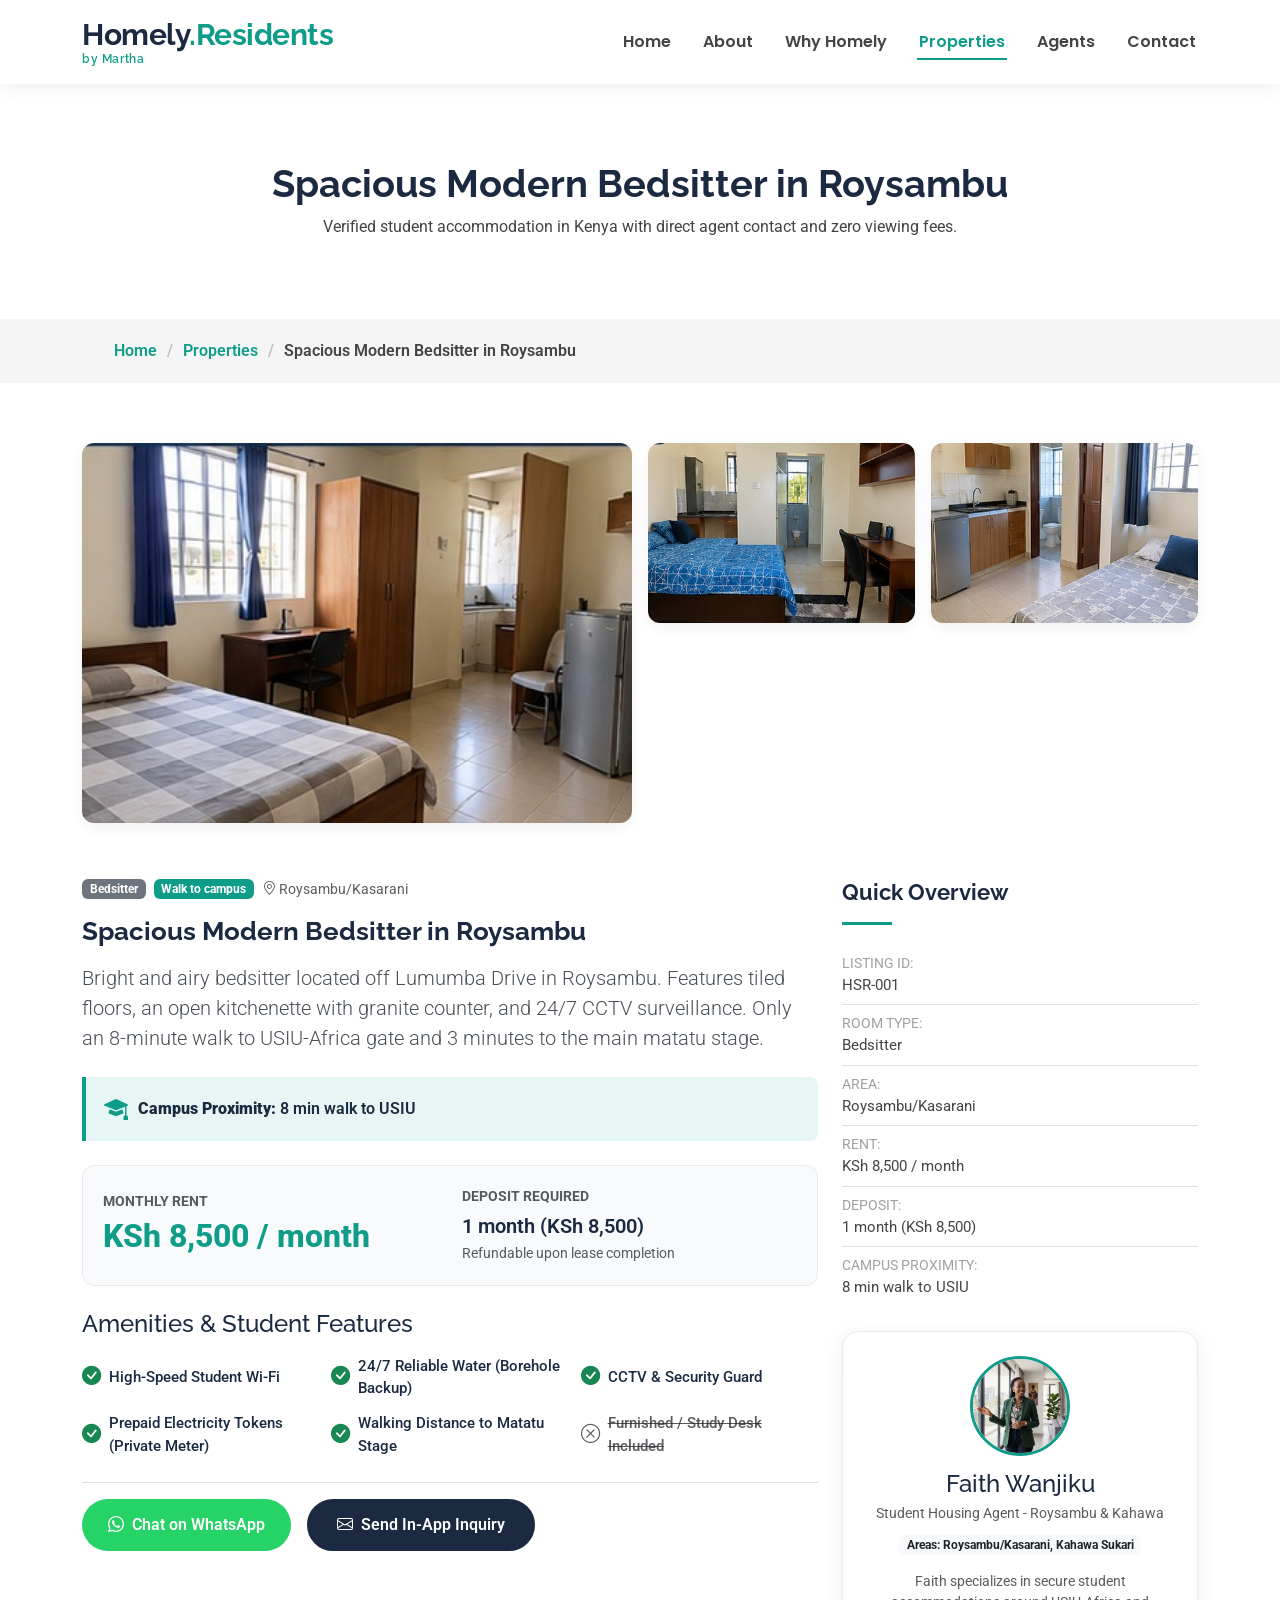
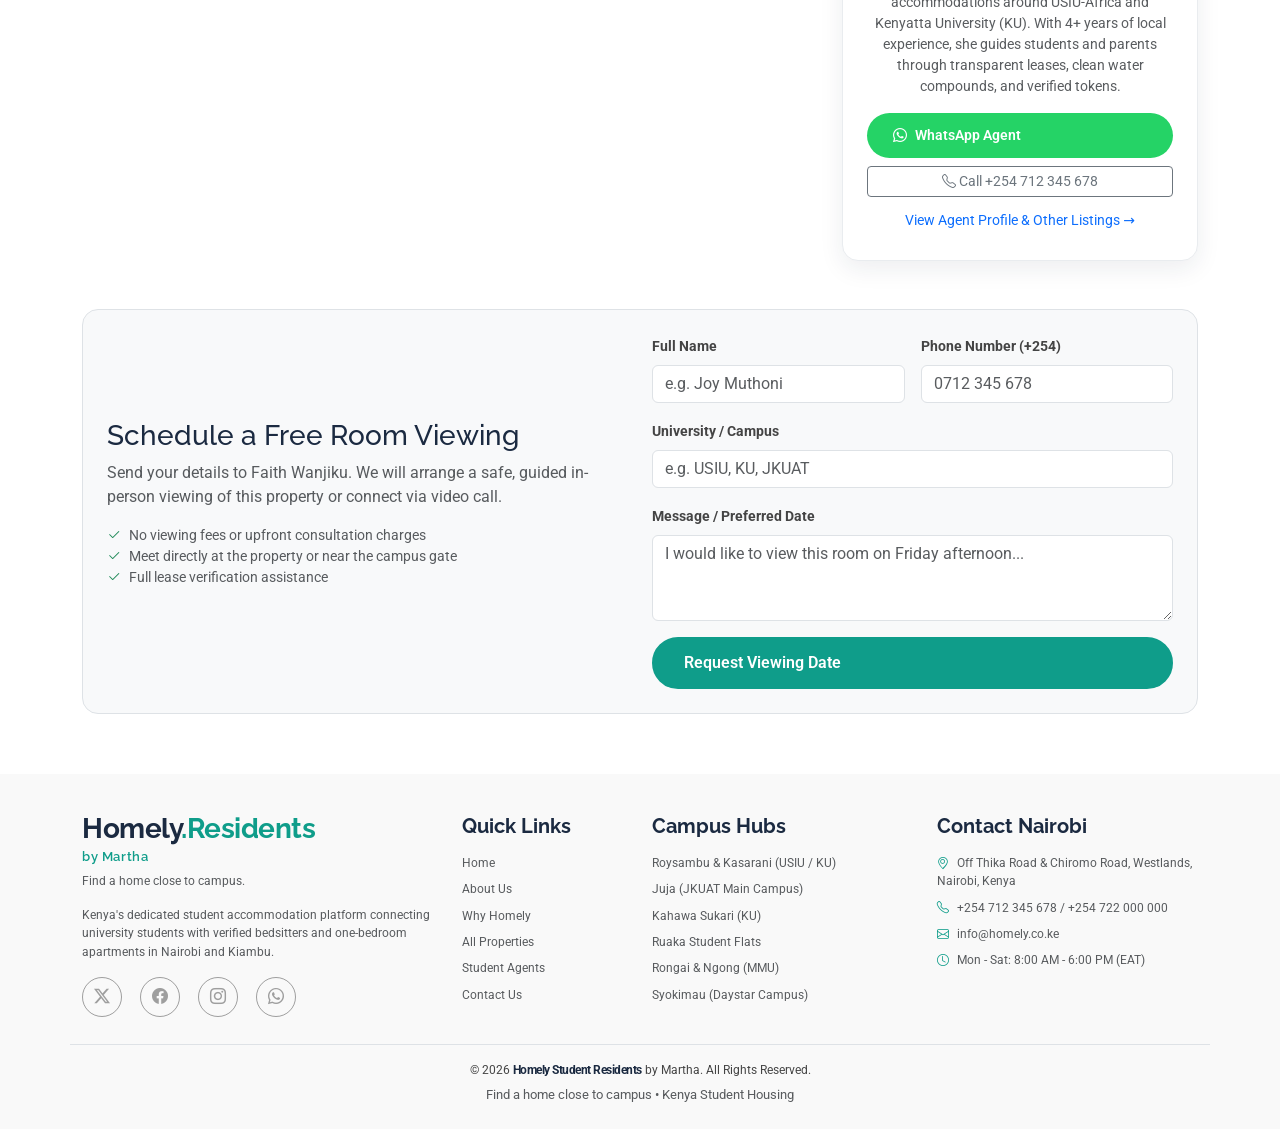
<file: property-single.html>
<!DOCTYPE html>
<html lang="en">

<head>
  <meta charset="utf-8">
  <meta content="width=device-width, initial-scale=1.0" name="viewport">
  <title>Property Details - Homely Student Residents</title>
  <meta name="description" content="View verified student room details, high resolution photo gallery, deposit terms, and contact the assigned student agent on Homely Student Residents.">
  <meta name="keywords" content="student accommodation Kenya, bedsitter viewing, student apartment Nairobi, JKUAT student rooms, USIU bedsitters, Homely Student Residents">

  <!-- Favicons -->
  <link href="assets/img/favicon.png" rel="icon">
  <link href="assets/img/apple-touch-icon.png" rel="apple-touch-icon">

  <!-- Fonts -->
  <link href="https://fonts.googleapis.com" rel="preconnect">
  <link href="https://fonts.gstatic.com" rel="preconnect" crossorigin>
  <link href="https://fonts.googleapis.com/css2?family=Roboto:ital,wght@0,100;0,300;0,400;0,500;0,700;0,900;1,100;1,300;1,400;1,500;1,700;1,900&family=Poppins:ital,wght@0,100;0,200;0,300;0,400;0,500;0,600;0,700;0,800;0,900;1,100;1,200;1,300;1,400;1,500;1,600;1,700;1,800;1,900&family=Raleway:ital,wght@0,100;0,200;0,300;0,400;0,500;0,600;0,700;0,800;0,900;1,100;1,200;1,300;1,400;1,500;1,600;1,700;1,800;1,900&display=swap" rel="stylesheet">

  <!-- Vendor CSS Files -->
  <link href="assets/vendor/bootstrap/css/bootstrap.min.css" rel="stylesheet">
  <link href="assets/vendor/bootstrap-icons/bootstrap-icons.css" rel="stylesheet">
  <link href="assets/vendor/aos/aos.css" rel="stylesheet">
  <link href="assets/vendor/fontawesome-free/css/all.min.css" rel="stylesheet">
  <link href="assets/vendor/swiper/swiper-bundle.min.css" rel="stylesheet">
  <link href="assets/vendor/glightbox/css/glightbox.min.css" rel="stylesheet">

  <!-- Main & Custom CSS Files -->
  <link href="assets/css/main.css" rel="stylesheet">
  <link href="assets/css/style.css" rel="stylesheet">
</head>

<body class="property-single-page">

  <!-- Header -->
  <header id="header" class="header d-flex align-items-center fixed-top">
    <div class="container-fluid container-xl position-relative d-flex align-items-center justify-content-between">

      <a href="index.html" class="logo d-flex align-items-center text-decoration-none">
        <h1 class="sitename">Homely<span>.Residents</span> <small class="brand-by">by Martha</small></h1>
      </a>

      <nav id="navmenu" class="navmenu">
        <ul>
          <li><a href="index.html">Home</a></li>
          <li><a href="about.html">About</a></li>
          <li><a href="services.html">Why Homely</a></li>
          <li><a href="properties.html" class="active">Properties</a></li>
          <li><a href="agents.html">Agents</a></li>
          <li><a href="contact.html">Contact</a></li>
        </ul>
        <i class="mobile-nav-toggle d-xl-none bi bi-list"></i>
      </nav>

    </div>
  </header>

  <main class="main">

    <!-- Page Title -->
    <div class="page-title" data-aos="fade">
      <div class="heading">
        <div class="container">
          <div class="row d-flex justify-content-center text-center">
            <div class="col-lg-8">
              <h1 id="property-page-title">Room Details</h1>
              <p class="mb-0">Verified student accommodation in Kenya with direct agent contact and zero viewing fees.</p>
            </div>
          </div>
        </div>
      </div>
      <nav class="breadcrumbs">
        <div class="container">
          <ol>
            <li><a href="index.html">Home</a></li>
            <li><a href="properties.html">Properties</a></li>
            <li class="current" id="breadcrumb-property-title">Room Details</li>
          </ol>
        </div>
      </nav>
    </div><!-- End Page Title -->

    <!-- Property Details Section (Rendered dynamically by assets/js/main.js from listings-data.js) -->
    <section id="property-single-section" class="real-estate-2 section">
      <div class="container" id="property-single-content">
        <!-- Dynamically injected: GLightbox gallery, title, pricing, amenities, agent card, WhatsApp button, inquiry form -->
      </div>
    </section>

  </main>

  <!-- Footer -->
  <footer id="footer" class="footer light-background">
    <div class="container">
      <div class="row gy-4">

        <div class="col-lg-4 col-md-6">
          <h3 class="sitename mb-2">Homely<span>.Residents</span> <small class="brand-by">by Martha</small></h3>
          <p class="small text-muted mb-3">Find a home close to campus.</p>
          <p class="small text-muted">Kenya's dedicated student accommodation platform connecting university students with verified bedsitters and one-bedroom apartments in Nairobi and Kiambu.</p>
          <div class="social-links d-flex gap-2 mt-3">
            <a href="https://twitter.com" target="_blank" rel="noopener noreferrer" class="btn btn-sm btn-outline-secondary rounded-circle"><i class="bi bi-twitter-x"></i></a>
            <a href="https://facebook.com" target="_blank" rel="noopener noreferrer" class="btn btn-sm btn-outline-secondary rounded-circle"><i class="bi bi-facebook"></i></a>
            <a href="https://instagram.com" target="_blank" rel="noopener noreferrer" class="btn btn-sm btn-outline-secondary rounded-circle"><i class="bi bi-instagram"></i></a>
            <a href="https://wa.me/254712345678" target="_blank" rel="noopener noreferrer" class="btn btn-sm btn-outline-success rounded-circle"><i class="bi bi-whatsapp"></i></a>
          </div>
        </div>

        <div class="col-lg-2 col-md-6">
          <h5 class="fw-bold mb-3" style="color: var(--secondary-accent);">Quick Links</h5>
          <ul class="list-unstyled small">
            <li class="mb-2"><a href="index.html" class="text-muted text-decoration-none">Home</a></li>
            <li class="mb-2"><a href="about.html" class="text-muted text-decoration-none">About Us</a></li>
            <li class="mb-2"><a href="services.html" class="text-muted text-decoration-none">Why Homely</a></li>
            <li class="mb-2"><a href="properties.html" class="text-muted text-decoration-none">All Properties</a></li>
            <li class="mb-2"><a href="agents.html" class="text-muted text-decoration-none">Student Agents</a></li>
            <li class="mb-2"><a href="contact.html" class="text-muted text-decoration-none">Contact Us</a></li>
          </ul>
        </div>

        <div class="col-lg-3 col-md-6">
          <h5 class="fw-bold mb-3" style="color: var(--secondary-accent);">Campus Hubs</h5>
          <ul class="list-unstyled small text-muted">
            <li class="mb-2"><a href="properties.html?area=Roysambu%2FKasarani" class="text-muted text-decoration-none">Roysambu & Kasarani (USIU / KU)</a></li>
            <li class="mb-2"><a href="properties.html?area=Juja" class="text-muted text-decoration-none">Juja (JKUAT Main Campus)</a></li>
            <li class="mb-2"><a href="properties.html?area=Kahawa+Sukari" class="text-muted text-decoration-none">Kahawa Sukari (KU)</a></li>
            <li class="mb-2"><a href="properties.html?area=Ruaka" class="text-muted text-decoration-none">Ruaka Student Flats</a></li>
            <li class="mb-2"><a href="properties.html?area=Rongai%2FNgong" class="text-muted text-decoration-none">Rongai & Ngong (MMU)</a></li>
            <li class="mb-2"><a href="properties.html?area=Syokimau" class="text-muted text-decoration-none">Syokimau (Daystar Campus)</a></li>
          </ul>
        </div>

        <div class="col-lg-3 col-md-6">
          <h5 class="fw-bold mb-3" style="color: var(--secondary-accent);">Contact Nairobi</h5>
          <p class="small text-muted mb-2">
            <i class="bi bi-geo-alt me-2" style="color: var(--primary-accent);"></i>Off Thika Road & Chiromo Road, Westlands, Nairobi, Kenya
          </p>
          <p class="small text-muted mb-2">
            <i class="bi bi-telephone me-2" style="color: var(--primary-accent);"></i>+254 712 345 678 / +254 722 000 000
          </p>
          <p class="small text-muted mb-2">
            <i class="bi bi-envelope me-2" style="color: var(--primary-accent);"></i>info@homely.co.ke
          </p>
          <p class="small text-muted">
            <i class="bi bi-clock me-2" style="color: var(--primary-accent);"></i>Mon - Sat: 8:00 AM - 6:00 PM (EAT)
          </p>
        </div>

      </div>
    </div>

    <div class="container copyright text-center mt-4 pt-3 border-top">
      <p class="small mb-1">&copy; 2026 <strong class="sitename">Homely Student Residents</strong> by Martha. All Rights Reserved.</p>
      <div class="credits small text-muted">
        Find a home close to campus &bull; Kenya Student Housing
      </div>
    </div>
  </footer>

  <!-- Scroll Top -->
  <a href="#" id="scroll-top" class="scroll-top d-flex align-items-center justify-content-center"><i class="bi bi-arrow-up-short"></i></a>

  <!-- Preloader -->
  <div id="preloader"></div>

  <!-- Vendor JS Files -->
  <script src="assets/vendor/bootstrap/js/bootstrap.bundle.min.js"></script>
  <script src="assets/vendor/php-email-form/validate.js"></script>
  <script src="assets/vendor/aos/aos.js"></script>
  <script src="assets/vendor/swiper/swiper-bundle.min.js"></script>
  <script src="assets/vendor/purecounter/purecounter_vanilla.js"></script>
  <script src="assets/vendor/glightbox/js/glightbox.min.js"></script>

  <!-- Listings Data (Single Source of Truth) -->
  <script src="assets/js/listings-data.js"></script>

  <!-- Main JS File -->
  <script src="assets/js/main.js"></script>

</body>

</html>
</file>
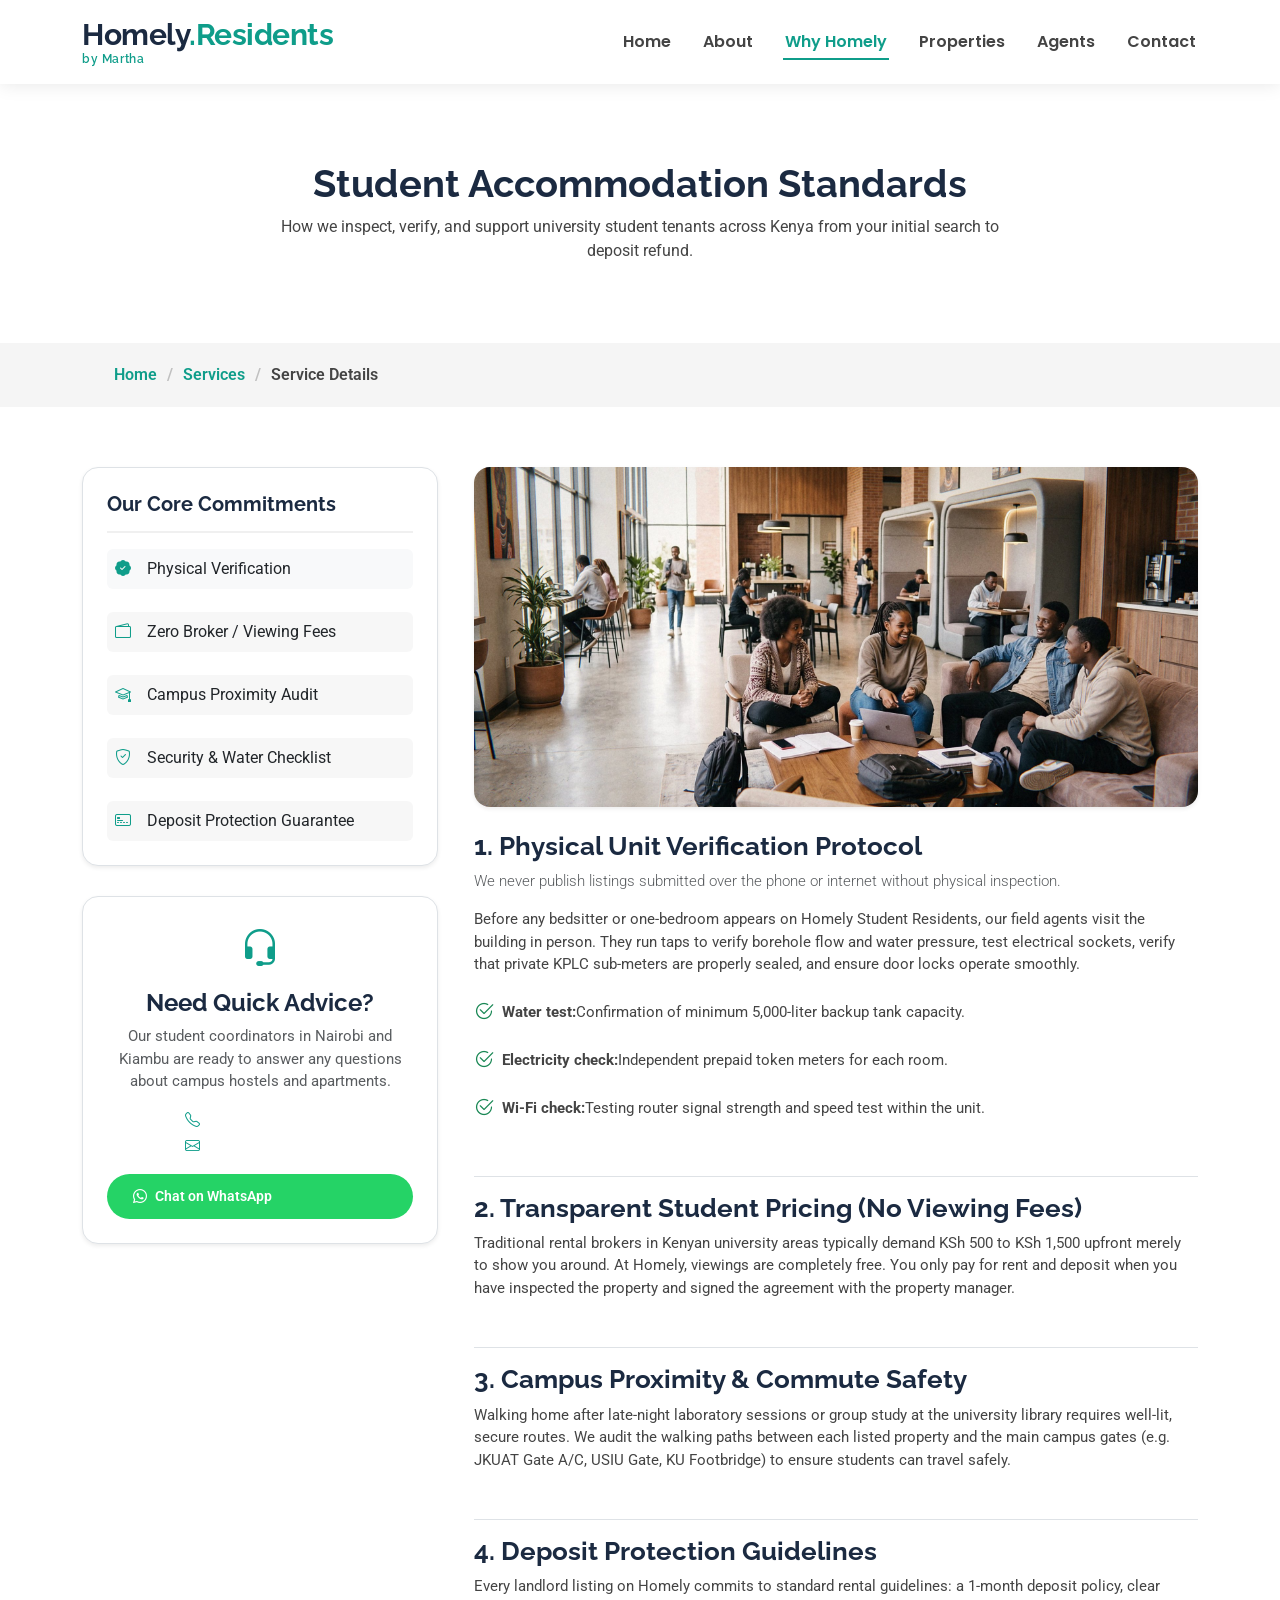
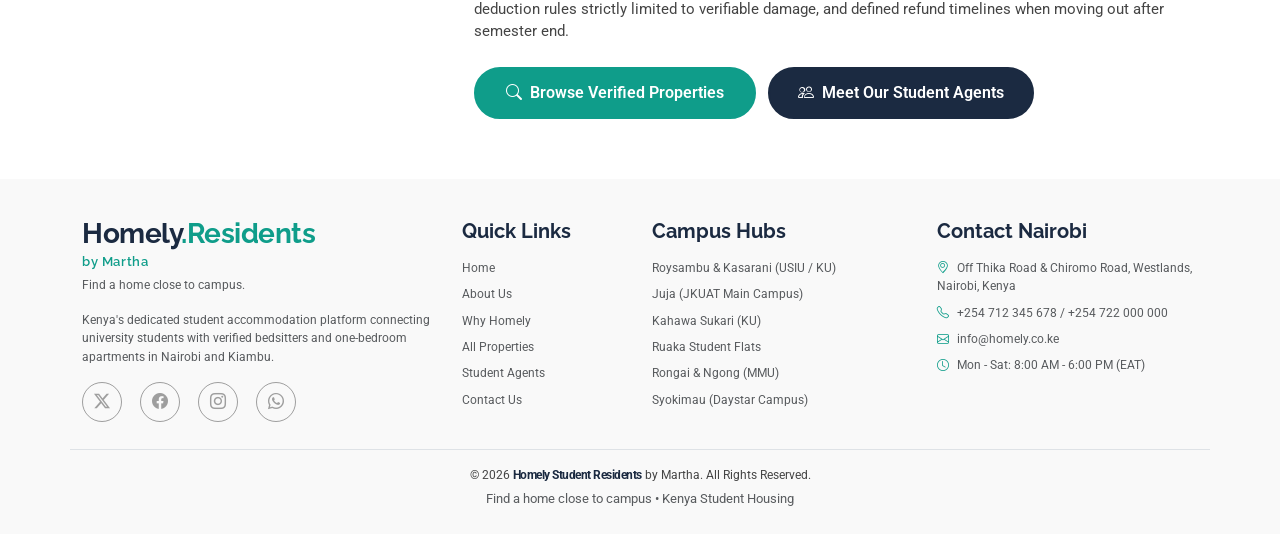
<file: service-details.html>
<!DOCTYPE html>
<html lang="en">

<head>
  <meta charset="utf-8">
  <meta content="width=device-width, initial-scale=1.0" name="viewport">
  <title>Service Details - Homely Student Residents Kenya</title>
  <meta name="description" content="In-depth guide to our student housing verification, viewing procedures, and deposit protection standards across Kenyan universities.">
  <meta name="keywords" content="student housing verification Kenya, student tenancy rights Nairobi, free room viewings, Homely Student Residents">

  <!-- Favicons -->
  <link href="assets/img/favicon.png" rel="icon">
  <link href="assets/img/apple-touch-icon.png" rel="apple-touch-icon">

  <!-- Fonts -->
  <link href="https://fonts.googleapis.com" rel="preconnect">
  <link href="https://fonts.gstatic.com" rel="preconnect" crossorigin>
  <link href="https://fonts.googleapis.com/css2?family=Roboto:ital,wght@0,100;0,300;0,400;0,500;0,700;0,900;1,100;1,300;1,400;1,500;1,700;1,900&family=Poppins:ital,wght@0,100;0,200;0,300;0,400;0,500;0,600;0,700;0,800;0,900;1,100;1,200;1,300;1,400;1,500;1,600;1,700;1,800;1,900&family=Raleway:ital,wght@0,100;0,200;0,300;0,400;0,500;0,600;0,700;0,800;0,900;1,100;1,200;1,300;1,400;1,500;1,600;1,700;1,800;1,900&display=swap" rel="stylesheet">

  <!-- Vendor CSS Files -->
  <link href="assets/vendor/bootstrap/css/bootstrap.min.css" rel="stylesheet">
  <link href="assets/vendor/bootstrap-icons/bootstrap-icons.css" rel="stylesheet">
  <link href="assets/vendor/aos/aos.css" rel="stylesheet">
  <link href="assets/vendor/fontawesome-free/css/all.min.css" rel="stylesheet">
  <link href="assets/vendor/swiper/swiper-bundle.min.css" rel="stylesheet">
  <link href="assets/vendor/glightbox/css/glightbox.min.css" rel="stylesheet">

  <!-- Main & Custom CSS Files -->
  <link href="assets/css/main.css" rel="stylesheet">
  <link href="assets/css/style.css" rel="stylesheet">
</head>

<body class="service-details-page">

  <!-- Header -->
  <header id="header" class="header d-flex align-items-center fixed-top">
    <div class="container-fluid container-xl position-relative d-flex align-items-center justify-content-between">

      <a href="index.html" class="logo d-flex align-items-center text-decoration-none">
        <h1 class="sitename">Homely<span>.Residents</span> <small class="brand-by">by Martha</small></h1>
      </a>

      <nav id="navmenu" class="navmenu">
        <ul>
          <li><a href="index.html">Home</a></li>
          <li><a href="about.html">About</a></li>
          <li><a href="services.html" class="active">Why Homely</a></li>
          <li><a href="properties.html">Properties</a></li>
          <li><a href="agents.html">Agents</a></li>
          <li><a href="contact.html">Contact</a></li>
        </ul>
        <i class="mobile-nav-toggle d-xl-none bi bi-list"></i>
      </nav>

    </div>
  </header>

  <main class="main">

    <!-- Page Title -->
    <div class="page-title" data-aos="fade">
      <div class="heading">
        <div class="container">
          <div class="row d-flex justify-content-center text-center">
            <div class="col-lg-8">
              <h1>Student Accommodation Standards</h1>
              <p class="mb-0">How we inspect, verify, and support university student tenants across Kenya from your initial search to deposit refund.</p>
            </div>
          </div>
        </div>
      </div>
      <nav class="breadcrumbs">
        <div class="container">
          <ol>
            <li><a href="index.html">Home</a></li>
            <li><a href="services.html">Services</a></li>
            <li class="current">Service Details</li>
          </ol>
        </div>
      </nav>
    </div><!-- End Page Title -->

    <!-- Service Details Section -->
    <section id="service-details" class="service-details section">
      <div class="container">

        <div class="row gy-5">

          <!-- Left Sidebar -->
          <div class="col-lg-4" data-aos="fade-up" data-aos-delay="100">

            <div class="service-box p-4 bg-white rounded-4 border shadow-sm mb-4">
              <h4 class="fw-bold mb-3" style="color: var(--secondary-accent);">Our Core Commitments</h4>
              <div class="services-list d-flex flex-column gap-2">
                <a href="#service-verified" class="p-2 rounded text-decoration-none d-flex align-items-center gap-2 text-dark bg-light"><i class="bi bi-patch-check-fill" style="color: var(--primary-accent);"></i><span>Physical Verification</span></a>
                <a href="#service-budget" class="p-2 rounded text-decoration-none d-flex align-items-center gap-2 text-dark"><i class="bi bi-wallet2" style="color: var(--primary-accent);"></i><span>Zero Broker / Viewing Fees</span></a>
                <a href="#service-campus" class="p-2 rounded text-decoration-none d-flex align-items-center gap-2 text-dark"><i class="bi bi-mortarboard" style="color: var(--primary-accent);"></i><span>Campus Proximity Audit</span></a>
                <a href="#service-security" class="p-2 rounded text-decoration-none d-flex align-items-center gap-2 text-dark"><i class="bi bi-shield-check" style="color: var(--primary-accent);"></i><span>Security &amp; Water Checklist</span></a>
                <a href="#service-deposit" class="p-2 rounded text-decoration-none d-flex align-items-center gap-2 text-dark"><i class="bi bi-credit-card-2-front" style="color: var(--primary-accent);"></i><span>Deposit Protection Guarantee</span></a>
              </div>
            </div>

            <div class="help-box p-4 bg-white rounded-4 border shadow-sm text-center">
              <i class="bi bi-headset fs-1 mb-2 d-inline-block" style="color: var(--primary-accent);"></i>
              <h4 class="fw-bold mb-2" style="color: var(--secondary-accent);">Need Quick Advice?</h4>
              <p class="text-muted small mb-3">Our student coordinators in Nairobi and Kiambu are ready to answer any questions about campus hostels and apartments.</p>
              <p class="mb-1 fw-bold"><i class="bi bi-telephone me-1" style="color: var(--primary-accent);"></i> +254 712 345 678</p>
              <p class="mb-3"><i class="bi bi-envelope me-1" style="color: var(--primary-accent);"></i> info@homely.co.ke</p>
              <a href="https://wa.me/254712345678" target="_blank" rel="noopener noreferrer" class="btn btn-whatsapp btn-sm w-100">
                <i class="bi bi-whatsapp"></i> Chat on WhatsApp
              </a>
            </div>

          </div>

          <!-- Right Content Area -->
          <div class="col-lg-8 ps-lg-4" data-aos="fade-up" data-aos-delay="200">
            <div class="mb-4 rounded-4 overflow-hidden shadow-sm" style="height: 340px;">
              <!-- Placeholder image: to be replaced with real photos before launch -->
              <img src="assets/img/students/student-lounge.jpg" alt="Students reviewing housing details together" class="w-100 h-100 object-fit-cover" width="800" height="600">
            </div>

            <div id="service-verified" class="mb-5">
              <h3 style="color: var(--secondary-accent); font-weight: 700;">1. Physical Unit Verification Protocol</h3>
              <p class="lead text-muted">We never publish listings submitted over the phone or internet without physical inspection.</p>
              <p>Before any bedsitter or one-bedroom appears on Homely Student Residents, our field agents visit the building in person. They run taps to verify borehole flow and water pressure, test electrical sockets, verify that private KPLC sub-meters are properly sealed, and ensure door locks operate smoothly.</p>
              <ul class="list-unstyled">
                <li class="mb-2"><i class="bi bi-check2-circle text-success me-2"></i> <strong>Water test:</strong> Confirmation of minimum 5,000-liter backup tank capacity.</li>
                <li class="mb-2"><i class="bi bi-check2-circle text-success me-2"></i> <strong>Electricity check:</strong> Independent prepaid token meters for each room.</li>
                <li class="mb-2"><i class="bi bi-check2-circle text-success me-2"></i> <strong>Wi-Fi check:</strong> Testing router signal strength and speed test within the unit.</li>
              </ul>
            </div>

            <div id="service-budget" class="mb-5 pt-3 border-top">
              <h3 style="color: var(--secondary-accent); font-weight: 700;">2. Transparent Student Pricing (No Viewing Fees)</h3>
              <p>Traditional rental brokers in Kenyan university areas typically demand KSh 500 to KSh 1,500 upfront merely to show you around. At Homely, viewings are completely free. You only pay for rent and deposit when you have inspected the property and signed the agreement with the property manager.</p>
            </div>

            <div id="service-security" class="mb-5 pt-3 border-top">
              <h3 style="color: var(--secondary-accent); font-weight: 700;">3. Campus Proximity &amp; Commute Safety</h3>
              <p>Walking home after late-night laboratory sessions or group study at the university library requires well-lit, secure routes. We audit the walking paths between each listed property and the main campus gates (e.g. JKUAT Gate A/C, USIU Gate, KU Footbridge) to ensure students can travel safely.</p>
            </div>

            <div id="service-deposit" class="pt-3 border-top">
              <h3 style="color: var(--secondary-accent); font-weight: 700;">4. Deposit Protection Guidelines</h3>
              <p>Every landlord listing on Homely commits to standard rental guidelines: a 1-month deposit policy, clear deduction rules strictly limited to verifiable damage, and defined refund timelines when moving out after semester end.</p>
              <div class="mt-4">
                <a href="properties.html" class="btn btn-primary-custom me-2"><i class="bi bi-search"></i> Browse Verified Properties</a>
                <a href="agents.html" class="btn btn-secondary-custom"><i class="bi bi-people"></i> Meet Our Student Agents</a>
              </div>
            </div>

          </div>

        </div>

      </div>
    </section><!-- /Service Details Section -->

  </main>

  <!-- Footer -->
  <footer id="footer" class="footer light-background">
    <div class="container">
      <div class="row gy-4">

        <div class="col-lg-4 col-md-6">
          <h3 class="sitename mb-2">Homely<span>.Residents</span> <small class="brand-by">by Martha</small></h3>
          <p class="small text-muted mb-3">Find a home close to campus.</p>
          <p class="small text-muted">Kenya's dedicated student accommodation platform connecting university students with verified bedsitters and one-bedroom apartments in Nairobi and Kiambu.</p>
          <div class="social-links d-flex gap-2 mt-3">
            <a href="https://twitter.com" target="_blank" rel="noopener noreferrer" class="btn btn-sm btn-outline-secondary rounded-circle"><i class="bi bi-twitter-x"></i></a>
            <a href="https://facebook.com" target="_blank" rel="noopener noreferrer" class="btn btn-sm btn-outline-secondary rounded-circle"><i class="bi bi-facebook"></i></a>
            <a href="https://instagram.com" target="_blank" rel="noopener noreferrer" class="btn btn-sm btn-outline-secondary rounded-circle"><i class="bi bi-instagram"></i></a>
            <a href="https://wa.me/254712345678" target="_blank" rel="noopener noreferrer" class="btn btn-sm btn-outline-success rounded-circle"><i class="bi bi-whatsapp"></i></a>
          </div>
        </div>

        <div class="col-lg-2 col-md-6">
          <h5 class="fw-bold mb-3" style="color: var(--secondary-accent);">Quick Links</h5>
          <ul class="list-unstyled small">
            <li class="mb-2"><a href="index.html" class="text-muted text-decoration-none">Home</a></li>
            <li class="mb-2"><a href="about.html" class="text-muted text-decoration-none">About Us</a></li>
            <li class="mb-2"><a href="services.html" class="text-muted text-decoration-none">Why Homely</a></li>
            <li class="mb-2"><a href="properties.html" class="text-muted text-decoration-none">All Properties</a></li>
            <li class="mb-2"><a href="agents.html" class="text-muted text-decoration-none">Student Agents</a></li>
            <li class="mb-2"><a href="contact.html" class="text-muted text-decoration-none">Contact Us</a></li>
          </ul>
        </div>

        <div class="col-lg-3 col-md-6">
          <h5 class="fw-bold mb-3" style="color: var(--secondary-accent);">Campus Hubs</h5>
          <ul class="list-unstyled small text-muted">
            <li class="mb-2"><a href="properties.html?area=Roysambu%2FKasarani" class="text-muted text-decoration-none">Roysambu & Kasarani (USIU / KU)</a></li>
            <li class="mb-2"><a href="properties.html?area=Juja" class="text-muted text-decoration-none">Juja (JKUAT Main Campus)</a></li>
            <li class="mb-2"><a href="properties.html?area=Kahawa+Sukari" class="text-muted text-decoration-none">Kahawa Sukari (KU)</a></li>
            <li class="mb-2"><a href="properties.html?area=Ruaka" class="text-muted text-decoration-none">Ruaka Student Flats</a></li>
            <li class="mb-2"><a href="properties.html?area=Rongai%2FNgong" class="text-muted text-decoration-none">Rongai & Ngong (MMU)</a></li>
            <li class="mb-2"><a href="properties.html?area=Syokimau" class="text-muted text-decoration-none">Syokimau (Daystar Campus)</a></li>
          </ul>
        </div>

        <div class="col-lg-3 col-md-6">
          <h5 class="fw-bold mb-3" style="color: var(--secondary-accent);">Contact Nairobi</h5>
          <p class="small text-muted mb-2">
            <i class="bi bi-geo-alt me-2" style="color: var(--primary-accent);"></i>Off Thika Road & Chiromo Road, Westlands, Nairobi, Kenya
          </p>
          <p class="small text-muted mb-2">
            <i class="bi bi-telephone me-2" style="color: var(--primary-accent);"></i>+254 712 345 678 / +254 722 000 000
          </p>
          <p class="small text-muted mb-2">
            <i class="bi bi-envelope me-2" style="color: var(--primary-accent);"></i>info@homely.co.ke
          </p>
          <p class="small text-muted">
            <i class="bi bi-clock me-2" style="color: var(--primary-accent);"></i>Mon - Sat: 8:00 AM - 6:00 PM (EAT)
          </p>
        </div>

      </div>
    </div>

    <div class="container copyright text-center mt-4 pt-3 border-top">
      <p class="small mb-1">&copy; 2026 <strong class="sitename">Homely Student Residents</strong> by Martha. All Rights Reserved.</p>
      <div class="credits small text-muted">
        Find a home close to campus &bull; Kenya Student Housing
      </div>
    </div>
  </footer>

  <!-- Scroll Top -->
  <a href="#" id="scroll-top" class="scroll-top d-flex align-items-center justify-content-center"><i class="bi bi-arrow-up-short"></i></a>

  <!-- Preloader -->
  <div id="preloader"></div>

  <!-- Vendor JS Files -->
  <script src="assets/vendor/bootstrap/js/bootstrap.bundle.min.js"></script>
  <script src="assets/vendor/php-email-form/validate.js"></script>
  <script src="assets/vendor/aos/aos.js"></script>
  <script src="assets/vendor/swiper/swiper-bundle.min.js"></script>
  <script src="assets/vendor/purecounter/purecounter_vanilla.js"></script>
  <script src="assets/vendor/glightbox/js/glightbox.min.js"></script>

  <!-- Listings Data (Single Source of Truth) -->
  <script src="assets/js/listings-data.js"></script>

  <!-- Main JS File -->
  <script src="assets/js/main.js"></script>

</body>

</html>
</file>
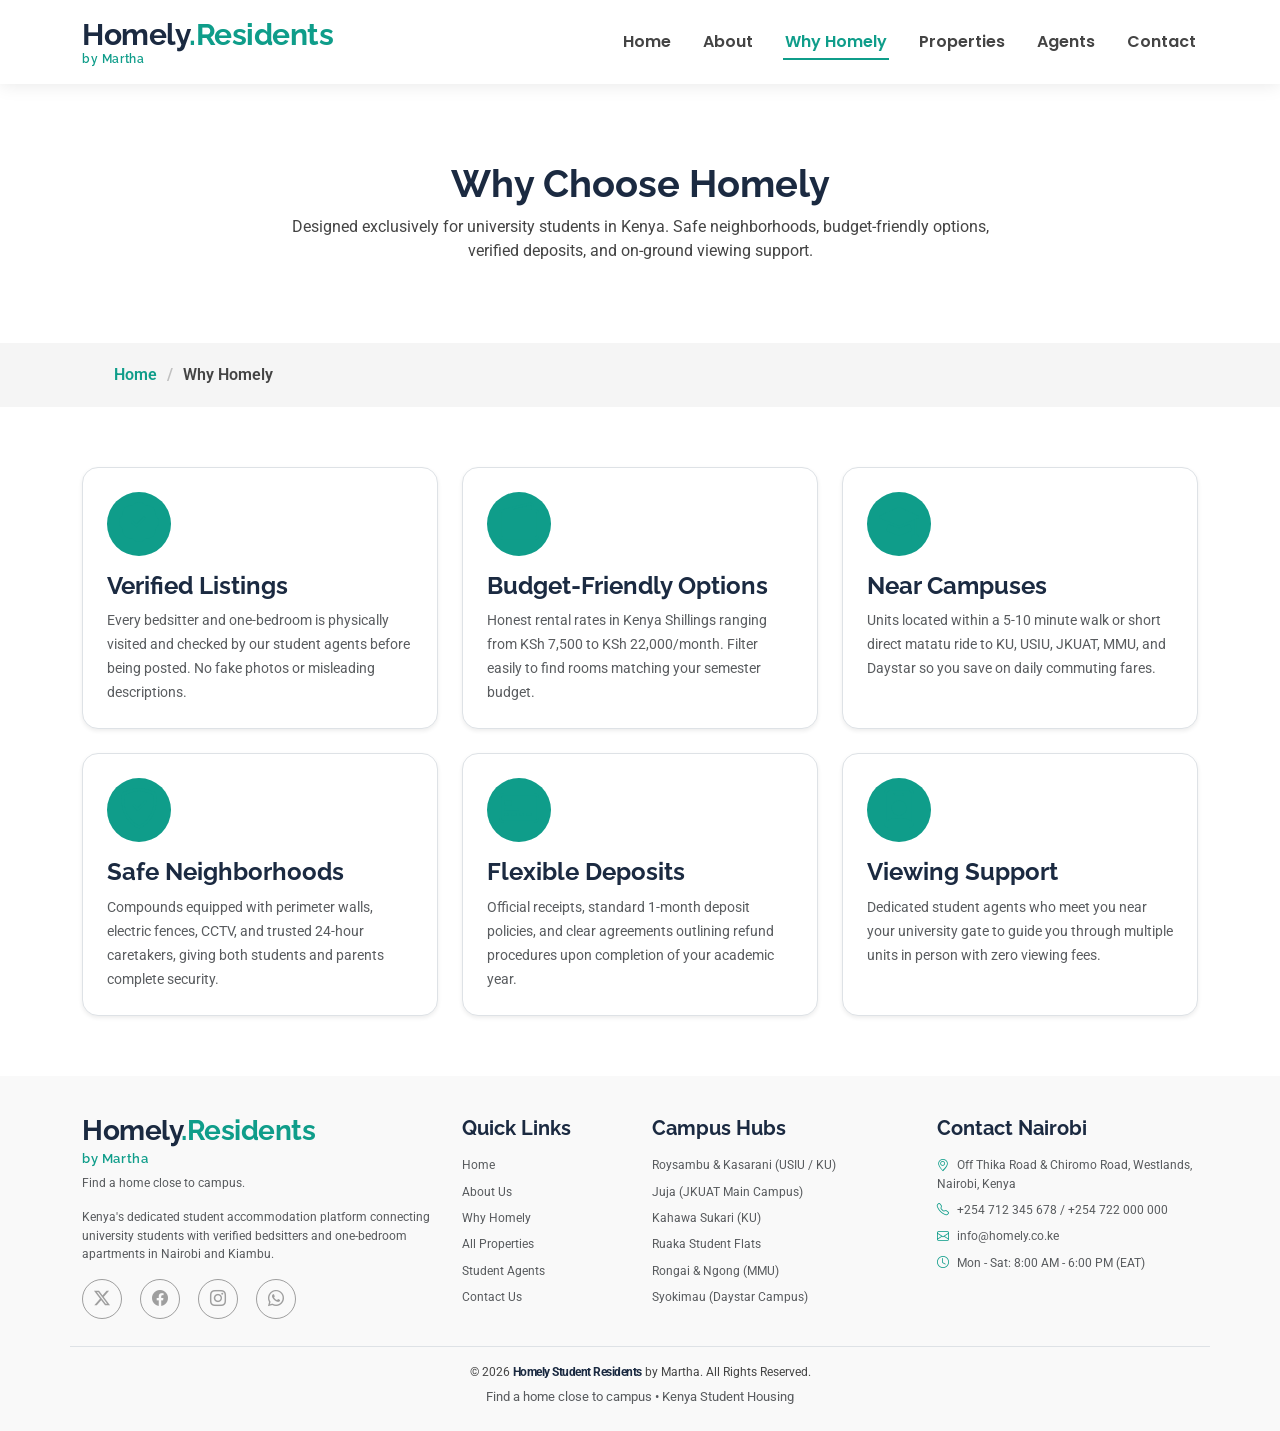
<file: services.html>
<!DOCTYPE html>
<html lang="en">

<head>
  <meta charset="utf-8">
  <meta content="width=device-width, initial-scale=1.0" name="viewport">
  <title>Why Homely - Student Housing Services | Homely Student Residents Kenya</title>
  <meta name="description" content="Discover how Homely Student Residents guarantees verified bedsitters, protected deposits, zero viewing fees, and guided campus tours in Kenya.">
  <meta name="keywords" content="student housing services Kenya, verified student rooms, zero viewing fees Nairobi, campus accommodation services, Homely Student Residents">

  <!-- Favicons -->
  <link href="assets/img/favicon.png" rel="icon">
  <link href="assets/img/apple-touch-icon.png" rel="apple-touch-icon">

  <!-- Fonts -->
  <link href="https://fonts.googleapis.com" rel="preconnect">
  <link href="https://fonts.gstatic.com" rel="preconnect" crossorigin>
  <link href="https://fonts.googleapis.com/css2?family=Roboto:ital,wght@0,100;0,300;0,400;0,500;0,700;0,900;1,100;1,300;1,400;1,500;1,700;1,900&family=Poppins:ital,wght@0,100;0,200;0,300;0,400;0,500;0,600;0,700;0,800;0,900;1,100;1,200;1,300;1,400;1,500;1,600;1,700;1,800;1,900&family=Raleway:ital,wght@0,100;0,200;0,300;0,400;0,500;0,600;0,700;0,800;0,900;1,100;1,200;1,300;1,400;1,500;1,600;1,700;1,800;1,900&display=swap" rel="stylesheet">

  <!-- Vendor CSS Files -->
  <link href="assets/vendor/bootstrap/css/bootstrap.min.css" rel="stylesheet">
  <link href="assets/vendor/bootstrap-icons/bootstrap-icons.css" rel="stylesheet">
  <link href="assets/vendor/aos/aos.css" rel="stylesheet">
  <link href="assets/vendor/fontawesome-free/css/all.min.css" rel="stylesheet">
  <link href="assets/vendor/swiper/swiper-bundle.min.css" rel="stylesheet">
  <link href="assets/vendor/glightbox/css/glightbox.min.css" rel="stylesheet">

  <!-- Main & Custom CSS Files -->
  <link href="assets/css/main.css" rel="stylesheet">
  <link href="assets/css/style.css" rel="stylesheet">
</head>

<body class="services-page">

  <!-- Header -->
  <header id="header" class="header d-flex align-items-center fixed-top">
    <div class="container-fluid container-xl position-relative d-flex align-items-center justify-content-between">

      <a href="index.html" class="logo d-flex align-items-center text-decoration-none">
        <h1 class="sitename">Homely<span>.Residents</span> <small class="brand-by">by Martha</small></h1>
      </a>

      <nav id="navmenu" class="navmenu">
        <ul>
          <li><a href="index.html">Home</a></li>
          <li><a href="about.html">About</a></li>
          <li><a href="services.html" class="active">Why Homely</a></li>
          <li><a href="properties.html">Properties</a></li>
          <li><a href="agents.html">Agents</a></li>
          <li><a href="contact.html">Contact</a></li>
        </ul>
        <i class="mobile-nav-toggle d-xl-none bi bi-list"></i>
      </nav>

    </div>
  </header>

  <main class="main">

    <!-- Page Title -->
    <div class="page-title" data-aos="fade">
      <div class="heading">
        <div class="container">
          <div class="row d-flex justify-content-center text-center">
            <div class="col-lg-8">
              <h1>Why Choose Homely</h1>
              <p class="mb-0">Designed exclusively for university students in Kenya. Safe neighborhoods, budget-friendly options, verified deposits, and on-ground viewing support.</p>
            </div>
          </div>
        </div>
      </div>
      <nav class="breadcrumbs">
        <div class="container">
          <ol>
            <li><a href="index.html">Home</a></li>
            <li class="current">Why Homely</li>
          </ol>
        </div>
      </nav>
    </div><!-- End Page Title -->

    <!-- Services Section -->
    <section id="services" class="services section">
      <div class="container">

        <div class="row gy-4">

          <!-- 1. Verified Listings -->
          <div class="col-lg-4 col-md-6" data-aos="fade-up" data-aos-delay="100">
            <div class="service-item position-relative h-100 p-4 bg-white rounded-4 border shadow-sm">
              <div class="icon mb-3">
                <i class="bi bi-patch-check-fill fs-1" style="color: var(--primary-accent);"></i>
              </div>
              <a href="service-details.html#service-verified" class="stretched-link text-decoration-none text-dark">
                <h3 class="fs-4 fw-bold mb-2">Verified Listings</h3>
              </a>
              <p class="text-muted">Every bedsitter and one-bedroom is physically visited and checked by our student agents before being posted. No fake photos or misleading descriptions.</p>
            </div>
          </div>

          <!-- 2. Budget-Friendly Options -->
          <div class="col-lg-4 col-md-6" data-aos="fade-up" data-aos-delay="200">
            <div class="service-item position-relative h-100 p-4 bg-white rounded-4 border shadow-sm">
              <div class="icon mb-3">
                <i class="bi bi-wallet2 fs-1" style="color: var(--primary-accent);"></i>
              </div>
              <a href="service-details.html#service-budget" class="stretched-link text-decoration-none text-dark">
                <h3 class="fs-4 fw-bold mb-2">Budget-Friendly Options</h3>
              </a>
              <p class="text-muted">Honest rental rates in Kenya Shillings ranging from KSh 7,500 to KSh 22,000/month. Filter easily to find rooms matching your semester budget.</p>
            </div>
          </div>

          <!-- 3. Near Campuses -->
          <div class="col-lg-4 col-md-6" data-aos="fade-up" data-aos-delay="300">
            <div class="service-item position-relative h-100 p-4 bg-white rounded-4 border shadow-sm">
              <div class="icon mb-3">
                <i class="bi bi-mortarboard-fill fs-1" style="color: var(--primary-accent);"></i>
              </div>
              <a href="service-details.html#service-campus" class="stretched-link text-decoration-none text-dark">
                <h3 class="fs-4 fw-bold mb-2">Near Campuses</h3>
              </a>
              <p class="text-muted">Units located within a 5-10 minute walk or short direct matatu ride to KU, USIU, JKUAT, MMU, and Daystar so you save on daily commuting fares.</p>
            </div>
          </div>

          <!-- 4. Safe Neighborhoods -->
          <div class="col-lg-4 col-md-6" data-aos="fade-up" data-aos-delay="400">
            <div class="service-item position-relative h-100 p-4 bg-white rounded-4 border shadow-sm">
              <div class="icon mb-3">
                <i class="bi bi-shield-check fs-1" style="color: var(--primary-accent);"></i>
              </div>
              <a href="service-details.html#service-security" class="stretched-link text-decoration-none text-dark">
                <h3 class="fs-4 fw-bold mb-2">Safe Neighborhoods</h3>
              </a>
              <p class="text-muted">Compounds equipped with perimeter walls, electric fences, CCTV, and trusted 24-hour caretakers, giving both students and parents complete security.</p>
            </div>
          </div>

          <!-- 5. Flexible Deposits -->
          <div class="col-lg-4 col-md-6" data-aos="fade-up" data-aos-delay="500">
            <div class="service-item position-relative h-100 p-4 bg-white rounded-4 border shadow-sm">
              <div class="icon mb-3">
                <i class="bi bi-credit-card-2-front fs-1" style="color: var(--primary-accent);"></i>
              </div>
              <a href="service-details.html#service-deposit" class="stretched-link text-decoration-none text-dark">
                <h3 class="fs-4 fw-bold mb-2">Flexible Deposits</h3>
              </a>
              <p class="text-muted">Official receipts, standard 1-month deposit policies, and clear agreements outlining refund procedures upon completion of your academic year.</p>
            </div>
          </div>

          <!-- 6. Viewing Support -->
          <div class="col-lg-4 col-md-6" data-aos="fade-up" data-aos-delay="600">
            <div class="service-item position-relative h-100 p-4 bg-white rounded-4 border shadow-sm">
              <div class="icon mb-3">
                <i class="bi bi-person-badge fs-1" style="color: var(--primary-accent);"></i>
              </div>
              <a href="service-details.html#service-viewing" class="stretched-link text-decoration-none text-dark">
                <h3 class="fs-4 fw-bold mb-2">Viewing Support</h3>
              </a>
              <p class="text-muted">Dedicated student agents who meet you near your university gate to guide you through multiple units in person with zero viewing fees.</p>
            </div>
          </div>

        </div>

      </div>
    </section><!-- /Services Section -->

  </main>

  <!-- Footer -->
  <footer id="footer" class="footer light-background">
    <div class="container">
      <div class="row gy-4">

        <div class="col-lg-4 col-md-6">
          <h3 class="sitename mb-2">Homely<span>.Residents</span> <small class="brand-by">by Martha</small></h3>
          <p class="small text-muted mb-3">Find a home close to campus.</p>
          <p class="small text-muted">Kenya's dedicated student accommodation platform connecting university students with verified bedsitters and one-bedroom apartments in Nairobi and Kiambu.</p>
          <div class="social-links d-flex gap-2 mt-3">
            <a href="https://twitter.com" target="_blank" rel="noopener noreferrer" class="btn btn-sm btn-outline-secondary rounded-circle"><i class="bi bi-twitter-x"></i></a>
            <a href="https://facebook.com" target="_blank" rel="noopener noreferrer" class="btn btn-sm btn-outline-secondary rounded-circle"><i class="bi bi-facebook"></i></a>
            <a href="https://instagram.com" target="_blank" rel="noopener noreferrer" class="btn btn-sm btn-outline-secondary rounded-circle"><i class="bi bi-instagram"></i></a>
            <a href="https://wa.me/254712345678" target="_blank" rel="noopener noreferrer" class="btn btn-sm btn-outline-success rounded-circle"><i class="bi bi-whatsapp"></i></a>
          </div>
        </div>

        <div class="col-lg-2 col-md-6">
          <h5 class="fw-bold mb-3" style="color: var(--secondary-accent);">Quick Links</h5>
          <ul class="list-unstyled small">
            <li class="mb-2"><a href="index.html" class="text-muted text-decoration-none">Home</a></li>
            <li class="mb-2"><a href="about.html" class="text-muted text-decoration-none">About Us</a></li>
            <li class="mb-2"><a href="services.html" class="text-muted text-decoration-none">Why Homely</a></li>
            <li class="mb-2"><a href="properties.html" class="text-muted text-decoration-none">All Properties</a></li>
            <li class="mb-2"><a href="agents.html" class="text-muted text-decoration-none">Student Agents</a></li>
            <li class="mb-2"><a href="contact.html" class="text-muted text-decoration-none">Contact Us</a></li>
          </ul>
        </div>

        <div class="col-lg-3 col-md-6">
          <h5 class="fw-bold mb-3" style="color: var(--secondary-accent);">Campus Hubs</h5>
          <ul class="list-unstyled small text-muted">
            <li class="mb-2"><a href="properties.html?area=Roysambu%2FKasarani" class="text-muted text-decoration-none">Roysambu & Kasarani (USIU / KU)</a></li>
            <li class="mb-2"><a href="properties.html?area=Juja" class="text-muted text-decoration-none">Juja (JKUAT Main Campus)</a></li>
            <li class="mb-2"><a href="properties.html?area=Kahawa+Sukari" class="text-muted text-decoration-none">Kahawa Sukari (KU)</a></li>
            <li class="mb-2"><a href="properties.html?area=Ruaka" class="text-muted text-decoration-none">Ruaka Student Flats</a></li>
            <li class="mb-2"><a href="properties.html?area=Rongai%2FNgong" class="text-muted text-decoration-none">Rongai & Ngong (MMU)</a></li>
            <li class="mb-2"><a href="properties.html?area=Syokimau" class="text-muted text-decoration-none">Syokimau (Daystar Campus)</a></li>
          </ul>
        </div>

        <div class="col-lg-3 col-md-6">
          <h5 class="fw-bold mb-3" style="color: var(--secondary-accent);">Contact Nairobi</h5>
          <p class="small text-muted mb-2">
            <i class="bi bi-geo-alt me-2" style="color: var(--primary-accent);"></i>Off Thika Road & Chiromo Road, Westlands, Nairobi, Kenya
          </p>
          <p class="small text-muted mb-2">
            <i class="bi bi-telephone me-2" style="color: var(--primary-accent);"></i>+254 712 345 678 / +254 722 000 000
          </p>
          <p class="small text-muted mb-2">
            <i class="bi bi-envelope me-2" style="color: var(--primary-accent);"></i>info@homely.co.ke
          </p>
          <p class="small text-muted">
            <i class="bi bi-clock me-2" style="color: var(--primary-accent);"></i>Mon - Sat: 8:00 AM - 6:00 PM (EAT)
          </p>
        </div>

      </div>
    </div>

    <div class="container copyright text-center mt-4 pt-3 border-top">
      <p class="small mb-1">&copy; 2026 <strong class="sitename">Homely Student Residents</strong> by Martha. All Rights Reserved.</p>
      <div class="credits small text-muted">
        Find a home close to campus &bull; Kenya Student Housing
      </div>
    </div>
  </footer>

  <!-- Scroll Top -->
  <a href="#" id="scroll-top" class="scroll-top d-flex align-items-center justify-content-center"><i class="bi bi-arrow-up-short"></i></a>

  <!-- Preloader -->
  <div id="preloader"></div>

  <!-- Vendor JS Files -->
  <script src="assets/vendor/bootstrap/js/bootstrap.bundle.min.js"></script>
  <script src="assets/vendor/php-email-form/validate.js"></script>
  <script src="assets/vendor/aos/aos.js"></script>
  <script src="assets/vendor/swiper/swiper-bundle.min.js"></script>
  <script src="assets/vendor/purecounter/purecounter_vanilla.js"></script>
  <script src="assets/vendor/glightbox/js/glightbox.min.js"></script>

  <!-- Listings Data (Single Source of Truth) -->
  <script src="assets/js/listings-data.js"></script>

  <!-- Main JS File -->
  <script src="assets/js/main.js"></script>

</body>

</html>
</file>
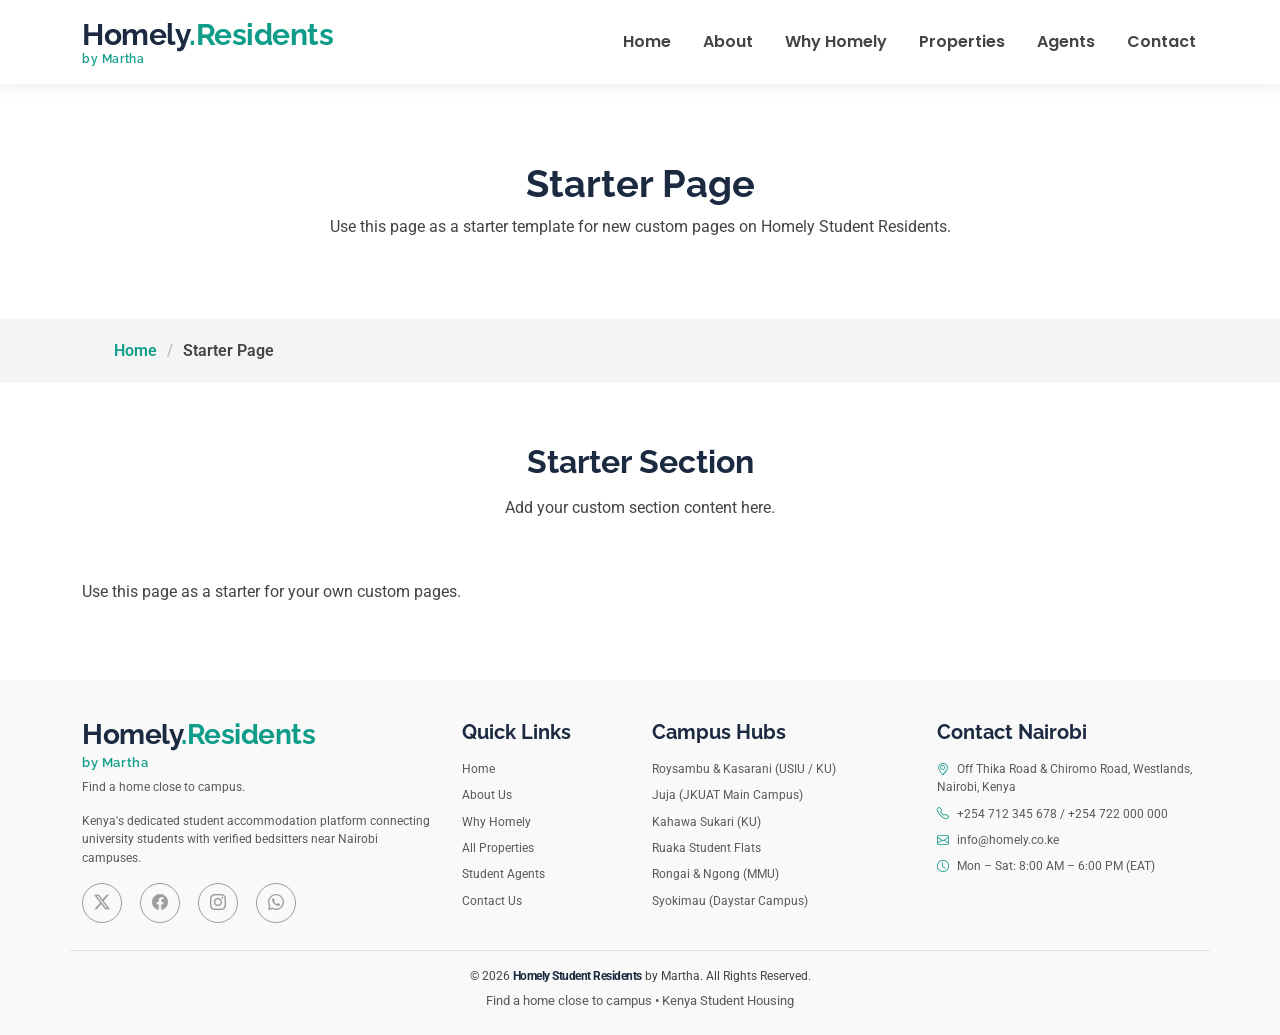
<file: starter-page.html>
<!DOCTYPE html>
<html lang="en">

<head>
  <meta charset="utf-8">
  <meta content="width=device-width, initial-scale=1.0" name="viewport">
  <title>Starter Page - Homely Student Residents</title>
  <meta name="description" content="Homely Student Residents — Kenya's trusted student housing platform.">
  <meta name="keywords" content="student housing Kenya, Homely Student Residents">

  <!-- Favicons -->
  <link href="assets/img/favicon.png" rel="icon">
  <link href="assets/img/apple-touch-icon.png" rel="apple-touch-icon">

  <!-- Fonts -->
  <link href="https://fonts.googleapis.com" rel="preconnect">
  <link href="https://fonts.gstatic.com" rel="preconnect" crossorigin>
  <link href="https://fonts.googleapis.com/css2?family=Roboto:ital,wght@0,100;0,300;0,400;0,500;0,700;0,900;1,100;1,300;1,400;1,500;1,700;1,900&family=Poppins:ital,wght@0,100;0,200;0,300;0,400;0,500;0,600;0,700;0,800;0,900;1,100;1,200;1,300;1,400;1,500;1,600;1,700;1,800;1,900&family=Raleway:ital,wght@0,100;0,200;0,300;0,400;0,500;0,600;0,700;0,800;0,900;1,100;1,200;1,300;1,400;1,500;1,600;1,700;1,800;1,900&display=swap" rel="stylesheet">

  <!-- Vendor CSS Files -->
  <link href="assets/vendor/bootstrap/css/bootstrap.min.css" rel="stylesheet">
  <link href="assets/vendor/bootstrap-icons/bootstrap-icons.css" rel="stylesheet">
  <link href="assets/vendor/aos/aos.css" rel="stylesheet">
  <link href="assets/vendor/fontawesome-free/css/all.min.css" rel="stylesheet">
  <link href="assets/vendor/swiper/swiper-bundle.min.css" rel="stylesheet">

  <!-- Main & Custom CSS Files -->
  <link href="assets/css/main.css" rel="stylesheet">
  <link href="assets/css/style.css" rel="stylesheet">
</head>

<body class="starter-page-page">

  <header id="header" class="header d-flex align-items-center fixed-top">
    <div class="container-fluid container-xl position-relative d-flex align-items-center justify-content-between">

      <a href="index.html" class="logo d-flex align-items-center text-decoration-none">
        <h1 class="sitename">Homely<span>.Residents</span> <small class="brand-by">by Martha</small></h1>
      </a>

      <nav id="navmenu" class="navmenu">
        <ul>
          <li><a href="index.html">Home</a></li>
          <li><a href="about.html">About</a></li>
          <li><a href="services.html">Why Homely</a></li>
          <li><a href="properties.html">Properties</a></li>
          <li><a href="agents.html">Agents</a></li>
          <li><a href="contact.html">Contact</a></li>
        </ul>
        <i class="mobile-nav-toggle d-xl-none bi bi-list"></i>
      </nav>

    </div>
  </header>

  <main class="main">

    <!-- Page Title -->
    <div class="page-title" data-aos="fade">
      <div class="heading">
        <div class="container">
          <div class="row d-flex justify-content-center text-center">
            <div class="col-lg-8">
              <h1>Starter Page</h1>
              <p class="mb-0">Use this page as a starter template for new custom pages on Homely Student Residents.</p>
            </div>
          </div>
        </div>
      </div>
      <nav class="breadcrumbs">
        <div class="container">
          <ol>
            <li><a href="index.html">Home</a></li>
            <li class="current">Starter Page</li>
          </ol>
        </div>
      </nav>
    </div><!-- End Page Title -->

    <!-- Starter Section Section -->
    <section id="starter-section" class="starter-section section">

      <!-- Section Title -->
      <div class="container section-title" data-aos="fade-up">
        <h2>Starter Section</h2>
        <p>Add your custom section content here.</p>
      </div><!-- End Section Title -->

      <div class="container" data-aos="fade-up">
        <p>Use this page as a starter for your own custom pages.</p>
      </div>

    </section><!-- /Starter Section Section -->

  </main>

  <footer id="footer" class="footer light-background">
    <div class="container">
      <div class="row gy-4">

        <div class="col-lg-4 col-md-6">
          <h3 class="sitename mb-2">Homely<span>.Residents</span> <small class="brand-by">by Martha</small></h3>
          <p class="small text-muted mb-3">Find a home close to campus.</p>
          <p class="small text-muted">Kenya's dedicated student accommodation platform connecting university students with verified bedsitters near Nairobi campuses.</p>
          <div class="social-links d-flex gap-2 mt-3">
            <a href="https://twitter.com" target="_blank" rel="noopener noreferrer" class="btn btn-sm btn-outline-secondary rounded-circle" aria-label="Twitter"><i class="bi bi-twitter-x"></i></a>
            <a href="https://facebook.com" target="_blank" rel="noopener noreferrer" class="btn btn-sm btn-outline-secondary rounded-circle" aria-label="Facebook"><i class="bi bi-facebook"></i></a>
            <a href="https://instagram.com" target="_blank" rel="noopener noreferrer" class="btn btn-sm btn-outline-secondary rounded-circle" aria-label="Instagram"><i class="bi bi-instagram"></i></a>
            <a href="https://wa.me/254712345678" target="_blank" rel="noopener noreferrer" class="btn btn-sm btn-outline-success rounded-circle" aria-label="WhatsApp"><i class="bi bi-whatsapp"></i></a>
          </div>
        </div>

        <div class="col-lg-2 col-md-6">
          <h5 class="fw-bold mb-3" style="color: var(--secondary-accent);">Quick Links</h5>
          <ul class="list-unstyled small">
            <li class="mb-2"><a href="index.html" class="text-muted text-decoration-none">Home</a></li>
            <li class="mb-2"><a href="about.html" class="text-muted text-decoration-none">About Us</a></li>
            <li class="mb-2"><a href="services.html" class="text-muted text-decoration-none">Why Homely</a></li>
            <li class="mb-2"><a href="properties.html" class="text-muted text-decoration-none">All Properties</a></li>
            <li class="mb-2"><a href="agents.html" class="text-muted text-decoration-none">Student Agents</a></li>
            <li class="mb-2"><a href="contact.html" class="text-muted text-decoration-none">Contact Us</a></li>
          </ul>
        </div>

        <div class="col-lg-3 col-md-6">
          <h5 class="fw-bold mb-3" style="color: var(--secondary-accent);">Campus Hubs</h5>
          <ul class="list-unstyled small text-muted">
            <li class="mb-2"><a href="properties.html?area=Roysambu%2FKasarani" class="text-muted text-decoration-none">Roysambu &amp; Kasarani (USIU / KU)</a></li>
            <li class="mb-2"><a href="properties.html?area=Juja" class="text-muted text-decoration-none">Juja (JKUAT Main Campus)</a></li>
            <li class="mb-2"><a href="properties.html?area=Kahawa+Sukari" class="text-muted text-decoration-none">Kahawa Sukari (KU)</a></li>
            <li class="mb-2"><a href="properties.html?area=Ruaka" class="text-muted text-decoration-none">Ruaka Student Flats</a></li>
            <li class="mb-2"><a href="properties.html?area=Rongai%2FNgong" class="text-muted text-decoration-none">Rongai &amp; Ngong (MMU)</a></li>
            <li class="mb-2"><a href="properties.html?area=Syokimau" class="text-muted text-decoration-none">Syokimau (Daystar Campus)</a></li>
          </ul>
        </div>

        <div class="col-lg-3 col-md-6">
          <h5 class="fw-bold mb-3" style="color: var(--secondary-accent);">Contact Nairobi</h5>
          <p class="small text-muted mb-2"><i class="bi bi-geo-alt me-2" style="color: var(--primary-accent);"></i>Off Thika Road &amp; Chiromo Road, Westlands, Nairobi, Kenya</p>
          <p class="small text-muted mb-2"><i class="bi bi-telephone me-2" style="color: var(--primary-accent);"></i>+254 712 345 678 / +254 722 000 000</p>
          <p class="small text-muted mb-2"><i class="bi bi-envelope me-2" style="color: var(--primary-accent);"></i>info@homely.co.ke</p>
          <p class="small text-muted"><i class="bi bi-clock me-2" style="color: var(--primary-accent);"></i>Mon – Sat: 8:00 AM – 6:00 PM (EAT)</p>
        </div>

      </div>
    </div>

    <div class="container copyright text-center mt-4 pt-3 border-top">
      <p class="small mb-1">&copy; 2026 <strong class="sitename">Homely Student Residents</strong> by Martha. All Rights Reserved.</p>
      <div class="credits small text-muted">
        Find a home close to campus &bull; Kenya Student Housing
      </div>
    </div>
  </footer>

  <!-- Scroll Top -->
  <a href="#" id="scroll-top" class="scroll-top d-flex align-items-center justify-content-center"><i class="bi bi-arrow-up-short"></i></a>

  <!-- Preloader -->
  <div id="preloader"></div>

  <!-- Vendor JS Files -->
  <script src="assets/vendor/bootstrap/js/bootstrap.bundle.min.js"></script>
  <script src="assets/vendor/php-email-form/validate.js"></script>
  <script src="assets/vendor/aos/aos.js"></script>
  <script src="assets/vendor/swiper/swiper-bundle.min.js"></script>
  <script src="assets/vendor/purecounter/purecounter_vanilla.js"></script>

  <!-- Main JS File -->
  <script src="assets/js/main.js"></script>

</body>

</html>
</file>
<file: assets/css/style.css>
/**
* Homely Student Residents - Custom Styles
* Branding:
* - Primary Accent: #0F9D8A (Teal)
* - Secondary: #1B2A41 (Navy)
*/

:root {
  --primary-accent: #0F9D8A;
  --secondary-accent: #1B2A41;
  --primary-accent-hover: #0c8272;
  --primary-accent-light: #e6f6f4;
  --secondary-accent-light: #f0f3f8;
  --text-muted-custom: #6c757d;
  --border-light: #e9ecef;
  --card-shadow: 0 8px 24px rgba(27, 42, 65, 0.08);
  --card-shadow-hover: 0 14px 32px rgba(15, 157, 138, 0.15);
}

/* Base overrides & fonts */
.sitename {
  font-weight: 700;
  letter-spacing: -0.5px;
  color: var(--secondary-accent) !important;
  line-height: 1.1;
}

.sitename span {
  color: var(--primary-accent) !important;
}

.sitename .brand-by {
  display: block;
  font-size: 0.40em;
  font-weight: 600;
  letter-spacing: 0.6px;
  color: var(--primary-accent) !important;
  margin-left: 0;
  margin-top: 2px;
  line-height: 1.1;
  text-transform: none;
  white-space: nowrap;
}

.footer .sitename .brand-by {
  font-size: 0.48em;
  margin-top: 4px;
}

/* ============================================================
   RESPONSIVE HEADER — prevent logo+nav wrapping
   ============================================================ */

/* 1. Never let the header row wrap */
.header .container-fluid {
  flex-wrap: nowrap !important;
}

/* 2. Shrink nav item padding on medium laptops (992–1199px) so all 6
      links stay on one line without colliding with the logo */
@media (min-width: 992px) and (max-width: 1199px) {
  .header .logo h1 {
    font-size: 22px;
  }
  .sitename .brand-by {
    font-size: 0.42em;
  }
}

/* 3. Extra small phones */
@media (max-width: 575px) {
  .header .logo h1 {
    font-size: 22px;
  }
  .sitename .brand-by {
    font-size: 0.44em;
  }
}

/* ============================================================
   MID-BREAKPOINT NAV FIX (992px–1199px)
   Bootstrap xl = 1200px; our nav CSS kicks in at 1200px.
   Between 992–1199px the hamburger still shows (d-xl-none)
   but the desktop nav links also display — causing both to appear.
   Fix: hide the hamburger and show a compact horizontal nav.
   ============================================================ */
@media (min-width: 992px) and (max-width: 1199px) {
  /* Hide the hamburger icon on medium+ screens */
  .mobile-nav-toggle {
    display: none !important;
  }

  /* Show nav as compact horizontal row */
  .navmenu ul {
    display: flex !important;
    list-style: none;
    margin: 0;
    padding: 0;
    align-items: center;
    flex-wrap: nowrap;
  }

  .navmenu > ul > li {
    padding: 10px 8px;
    white-space: nowrap;
    position: relative;
  }

  .navmenu a,
  .navmenu a:focus {
    color: var(--nav-color, #444444);
    font-size: 14px;
    padding: 0 2px;
    font-weight: 600;
    display: flex;
    align-items: center;
    white-space: nowrap;
    text-decoration: none;
    transition: color 0.3s;
  }

  .navmenu a:hover,
  .navmenu .active {
    color: #0F9D8A;
  }
}

/* ============================================================
   RESPONSIVE HERO TYPOGRAPHY — never overflow any viewport
   ============================================================ */

/* Hero h2: scales fluidly from ~1.6rem (mobile) to 2.8rem (desktop) */
.hero h2 {
  font-size: clamp(1.6rem, 4.5vw, 2.8rem) !important;
  word-break: normal;
  overflow-wrap: break-word;
}

/* Hero lead text also scales */
.hero p.lead-text {
  font-size: clamp(0.95rem, 2vw, 1.2rem);
}

/* Hero Carousel Customization */
.hero {
  padding: 0 !important;
  margin: 0 !important;
}

.hero .carousel {
  min-height: auto !important;
  height: auto !important;
  padding: 0 !important;
  margin: 0 !important;
}

.hero .carousel-item {
  position: relative;
  min-height: calc(75vh - 20px);
}

.hero .carousel-item img {
  position: absolute;
  top: 0;
  left: 0;
  width: 100%;
  height: 100%;
  object-fit: cover;
  z-index: 1;
}

/* High contrast dark overlay for hero text legibility */
.hero .carousel-item::before {
  content: "";
  position: absolute;
  inset: 0;
  background: linear-gradient(180deg, rgba(27, 42, 65, 0.82) 0%, rgba(27, 42, 65, 0.88) 100%);
  z-index: 2;
}

.hero .carousel-container {
  position: relative;
  z-index: 3;
  min-height: calc(75vh - 20px);
  display: flex;
  align-items: center;
  padding: 110px 0 60px 0;
  width: 100%;
}

.hero .carousel-indicators {
  bottom: 45px !important;
  z-index: 4;
}

.hero .hero-tagline-badge {
  display: inline-block;
  background-color: var(--primary-accent);
  color: #ffffff;
  padding: 6px 16px;
  border-radius: 50px;
  font-size: 0.85rem;
  font-weight: 600;
  letter-spacing: 0.5px;
  text-transform: uppercase;
  margin-bottom: 1.25rem;
}

.hero h2 {
  font-weight: 800;
  color: #ffffff;
  margin-bottom: 1rem;
  line-height: 1.2;
}

.hero p.lead-text {
  color: rgba(255, 255, 255, 0.9);
  margin-bottom: 2rem;
  max-width: 720px;
}


.btn-get-started,
.btn-primary-custom {
  background-color: var(--primary-accent) !important;
  color: #ffffff !important;
  border: 2px solid var(--primary-accent) !important;
  border-radius: 50px;
  padding: 12px 30px;
  font-weight: 600;
  font-size: 1rem;
  transition: all 0.3s ease;
  text-decoration: none;
  display: inline-flex;
  align-items: center;
  gap: 8px;
  text-transform: none;
}

.btn-get-started:hover,
.btn-primary-custom:hover {
  background-color: var(--primary-accent-hover) !important;
  border-color: var(--primary-accent-hover) !important;
  color: #ffffff !important;
  transform: translateY(-2px);
  box-shadow: 0 8px 24px rgba(15, 157, 138, 0.35);
}

.btn-secondary-custom {
  background-color: var(--secondary-accent) !important;
  color: #ffffff !important;
  border: 2px solid var(--secondary-accent) !important;
  border-radius: 50px;
  padding: 12px 28px;
  font-weight: 600;
  font-size: 1rem;
  transition: all 0.3s ease;
  display: inline-flex;
  align-items: center;
  gap: 8px;
  text-decoration: none;
}

.btn-secondary-custom:hover {
  background-color: #121c2c !important;
  border-color: #121c2c !important;
  color: #ffffff !important;
}

/* Hero specific button styling for maximum contrast against dark image overlay */
.hero .btn-secondary-custom {
  background-color: rgba(255, 255, 255, 0.15) !important;
  color: #ffffff !important;
  border: 2px solid rgba(255, 255, 255, 0.85) !important;
  backdrop-filter: blur(8px);
  -webkit-backdrop-filter: blur(8px);
}

.hero .btn-secondary-custom:hover {
  background-color: #ffffff !important;
  color: var(--secondary-accent) !important;
  border-color: #ffffff !important;
  transform: translateY(-2px);
  box-shadow: 0 8px 24px rgba(0, 0, 0, 0.3);
}

/* Modern circular carousel arrows */
.hero .carousel-control-prev,
.hero .carousel-control-next {
  width: 48px;
  height: 48px;
  background-color: rgba(27, 42, 65, 0.65) !important;
  border: 1px solid rgba(255, 255, 255, 0.35);
  backdrop-filter: blur(6px);
  -webkit-backdrop-filter: blur(6px);
  border-radius: 50%;
  top: 50%;
  transform: translateY(-50%);
  margin: 0 24px;
  opacity: 0.85 !important;
  transition: all 0.3s ease;
  display: flex;
  align-items: center;
  justify-content: center;
}

.hero .carousel-control-prev:hover,
.hero .carousel-control-next:hover {
  background-color: var(--primary-accent) !important;
  border-color: var(--primary-accent) !important;
  opacity: 1 !important;
  transform: translateY(-50%) scale(1.08);
}

.hero .carousel-control-prev-icon,
.hero .carousel-control-next-icon {
  font-size: 20px;
  background: none;
}

/* WhatsApp Button */
.btn-whatsapp {
  background-color: #25D366 !important;
  color: #ffffff !important;
  border: none !important;
  border-radius: 50px;
  padding: 12px 26px;
  font-weight: 600;
  display: inline-flex;
  align-items: center;
  gap: 8px;
  transition: all 0.3s ease;
  text-decoration: none;
}

.btn-whatsapp:hover {
  background-color: #1ebc59 !important;
  color: #ffffff !important;
  transform: translateY(-2px);
  box-shadow: 0 6px 18px rgba(37, 211, 102, 0.35);
}

/* Search Filter Bar */
.search-filter-box {
  background: #ffffff;
  border-radius: 16px;
  padding: 24px;
  box-shadow: 0 12px 36px rgba(27, 42, 65, 0.12);
  border: 1px solid var(--border-light);
  margin-top: -55px;
  position: relative;
  z-index: 10;
}

.search-filter-box.standalone {
  margin-top: 0;
  margin-bottom: 2rem;
}

.search-filter-box .form-label {
  font-weight: 600;
  color: var(--secondary-accent);
  font-size: 0.85rem;
  text-transform: uppercase;
  letter-spacing: 0.5px;
  margin-bottom: 6px;
}

.search-filter-box .form-select,
.search-filter-box .form-control {
  border-radius: 10px;
  border: 1.5px solid #dce2e8;
  padding: 10px 14px;
  font-size: 0.95rem;
  transition: border-color 0.2s ease, box-shadow 0.2s ease;
}

.search-filter-box .form-select:focus,
.search-filter-box .form-control:focus {
  border-color: var(--primary-accent);
  box-shadow: 0 0 0 0.2rem rgba(15, 157, 138, 0.15);
}

/* Property Cards */
.real-estate .card {
  border: 1px solid var(--border-light);
  border-radius: 16px;
  overflow: hidden;
  transition: transform 0.3s ease, box-shadow 0.3s ease;
  box-shadow: var(--card-shadow);
  height: 100%;
  display: flex;
  flex-direction: column;
}

.real-estate .card:hover {
  transform: translateY(-6px);
  box-shadow: var(--card-shadow-hover);
}

.property-card-img-wrap {
  position: relative;
  overflow: hidden;
  height: 230px;
  background: #eaeff4;
}

.property-card-img-wrap img {
  width: 100%;
  height: 100%;
  object-fit: cover;
  transition: transform 0.5s ease;
}

.real-estate .card:hover .property-card-img-wrap img {
  transform: scale(1.05);
}

.property-card-badge {
  position: absolute;
  top: 14px;
  left: 14px;
  background: var(--primary-accent);
  color: #ffffff;
  padding: 5px 12px;
  border-radius: 50px;
  font-size: 0.78rem;
  font-weight: 700;
  letter-spacing: 0.3px;
  z-index: 2;
  box-shadow: 0 2px 8px rgba(0, 0, 0, 0.2);
}

.property-card-type {
  position: absolute;
  top: 14px;
  right: 14px;
  background: var(--secondary-accent);
  color: #ffffff;
  padding: 5px 12px;
  border-radius: 50px;
  font-size: 0.78rem;
  font-weight: 600;
  z-index: 2;
  box-shadow: 0 2px 8px rgba(0, 0, 0, 0.2);
}

.property-card-price {
  color: var(--primary-accent);
  font-size: 1.25rem;
  font-weight: 700;
  margin-bottom: 0.4rem;
}

.property-card-title {
  font-size: 1.15rem;
  font-weight: 700;
  color: var(--secondary-accent);
  margin-bottom: 0.5rem;
  line-height: 1.35;
}

.property-card-title a {
  color: inherit;
  text-decoration: none;
  transition: color 0.2s ease;
}

.property-card-title a:hover {
  color: var(--primary-accent);
}

.property-card-area {
  font-size: 0.88rem;
  color: var(--text-muted-custom);
  margin-bottom: 0.75rem;
  display: flex;
  align-items: center;
  gap: 5px;
}

.property-card-distance {
  font-size: 0.85rem;
  color: var(--secondary-accent);
  background: var(--secondary-accent-light);
  padding: 4px 10px;
  border-radius: 6px;
  display: inline-flex;
  align-items: center;
  gap: 5px;
  margin-bottom: 0.85rem;
  font-weight: 500;
}

.property-card-amenities {
  display: flex;
  flex-wrap: wrap;
  gap: 6px;
  margin-top: auto;
  padding-top: 10px;
  border-top: 1px dashed var(--border-light);
}

.amenity-chip {
  font-size: 0.75rem;
  background: #f4f6f8;
  color: #495057;
  padding: 3px 8px;
  border-radius: 4px;
  display: inline-flex;
  align-items: center;
  gap: 4px;
}

/* Area Cards (No photos, gradient & icons) */
.area-card {
  border-radius: 16px;
  padding: 26px 20px;
  background: linear-gradient(145deg, #1B2A41 0%, #293d5c 100%);
  color: #ffffff;
  transition: transform 0.3s ease, box-shadow 0.3s ease;
  position: relative;
  overflow: hidden;
  height: 100%;
  display: flex;
  flex-direction: column;
  justify-content: space-between;
  text-decoration: none;
  border: 1px solid rgba(255, 255, 255, 0.08);
}

.area-card::after {
  content: "";
  position: absolute;
  right: -25px;
  bottom: -25px;
  width: 110px;
  height: 110px;
  background: radial-gradient(circle, rgba(15, 157, 138, 0.25) 0%, rgba(15, 157, 138, 0) 70%);
  border-radius: 50%;
  pointer-events: none;
}

.area-card:hover {
  transform: translateY(-6px);
  box-shadow: 0 12px 28px rgba(15, 157, 138, 0.25);
  color: #ffffff;
}

.area-card-icon {
  width: 48px;
  height: 48px;
  border-radius: 12px;
  background: rgba(15, 157, 138, 0.2);
  color: #26c2ad;
  display: flex;
  align-items: center;
  justify-content: center;
  font-size: 1.4rem;
  margin-bottom: 1rem;
}

.area-card-title {
  font-size: 1.2rem;
  font-weight: 700;
  color: #ffffff;
  margin-bottom: 0.35rem;
}

.area-card-campus {
  font-size: 0.85rem;
  color: rgba(255, 255, 255, 0.75);
  margin-bottom: 1rem;
}

.area-card-count {
  display: inline-block;
  background: rgba(255, 255, 255, 0.12);
  padding: 4px 12px;
  border-radius: 50px;
  font-size: 0.8rem;
  font-weight: 600;
  color: #26c2ad;
  width: fit-content;
}

/* Testimonials Initials Avatar */
.testimonial-avatar {
  width: 60px;
  height: 60px;
  border-radius: 50%;
  background: linear-gradient(135deg, var(--primary-accent) 0%, var(--secondary-accent) 100%);
  color: #ffffff;
  display: inline-flex;
  align-items: center;
  justify-content: center;
  font-weight: 700;
  font-size: 1.2rem;
  letter-spacing: 0.5px;
  box-shadow: 0 4px 12px rgba(15, 157, 138, 0.25);
  border: 3px solid #ffffff;
  flex-shrink: 0;
}

/* Testimonials Section - Full Visibility Fix */
.testimonials .swiper-slide {
  opacity: 1 !important;
  transform: none !important;
  transition: all 0.3s ease;
  height: auto;
}

.testimonials .swiper-slide-next,
.testimonials .swiper-slide-active,
.testimonials .swiper-slide-prev {
  opacity: 1 !important;
  transform: none !important;
}

.testimonials .testimonial-item {
  margin: 15px 0 !important;
  box-shadow: 0 8px 24px rgba(27, 42, 65, 0.08) !important;
  border: 1px solid var(--border-light) !important;
  transition: all 0.3s ease !important;
  background-color: #ffffff !important;
  height: 100%;
}

.testimonials .testimonial-item:hover {
  transform: translateY(-5px);
  box-shadow: 0 14px 32px rgba(15, 157, 138, 0.15) !important;
}

.testimonials .testimonial-item p {
  color: #495057 !important;
  font-size: 0.95rem;
  line-height: 1.6;
}

.testimonials .swiper-pagination {
  position: relative !important;
  margin-top: 25px !important;
}

.testimonials .swiper-pagination .swiper-pagination-bullet {
  width: 12px;
  height: 12px;
  background-color: #cbd5e1;
  opacity: 1;
  transition: all 0.3s ease;
}

.testimonials .swiper-pagination .swiper-pagination-bullet-active {
  background-color: var(--primary-accent) !important;
  width: 32px;
  border-radius: 6px;
}

.testimonials .swiper {
  padding: 10px 8px 30px 8px;
}

.testimonials .swiper-button-prev,
.testimonials .swiper-button-next {
  width: 44px;
  height: 44px;
  background-color: #ffffff;
  border: 1px solid var(--border-light);
  border-radius: 50%;
  color: var(--secondary-accent);
  box-shadow: 0 4px 14px rgba(27, 42, 65, 0.12);
  transition: all 0.3s ease;
  top: 45%;
  z-index: 10;
}

.testimonials .swiper-button-prev {
  left: 2px;
}

.testimonials .swiper-button-next {
  right: 2px;
}

.testimonials .swiper-button-prev:after,
.testimonials .swiper-button-next:after {
  font-size: 16px;
  font-weight: 700;
  color: var(--secondary-accent);
}

.testimonials .swiper-button-prev:hover,
.testimonials .swiper-button-next:hover {
  background-color: var(--primary-accent);
  border-color: var(--primary-accent);
  color: #ffffff;
  transform: scale(1.08);
}

.testimonials .swiper-button-prev:hover:after,
.testimonials .swiper-button-next:hover:after {
  color: #ffffff;
}

/* Agent Cards */
.agents .member {
  border-radius: 16px;
  overflow: hidden;
  box-shadow: var(--card-shadow);
  border: 1px solid var(--border-light);
  background: #ffffff;
  transition: transform 0.3s ease, box-shadow 0.3s ease;
  height: 100%;
}

.agents .member:hover {
  transform: translateY(-6px);
  box-shadow: var(--card-shadow-hover);
}

.agents .member .pic {
  height: 280px;
  overflow: hidden;
  background: #eaeff4;
}

.agents .member .pic img {
  width: 100%;
  height: 100%;
  object-fit: cover;
  transition: transform 0.4s ease;
}

.agents .member:hover .pic img {
  transform: scale(1.04);
}

.agents .member-info {
  padding: 20px;
}

.agents .member-info h4 {
  color: var(--secondary-accent);
  font-size: 1.2rem;
  font-weight: 700;
  margin-bottom: 4px;
}

.agents .member-info span {
  color: var(--primary-accent);
  font-weight: 600;
  font-size: 0.88rem;
  display: block;
  margin-bottom: 8px;
}

.agents .member-areas {
  font-size: 0.82rem;
  color: var(--text-muted-custom);
  margin-bottom: 12px;
}

/* Property Single Details Page */
.property-gallery-grid {
  display: grid;
  grid-template-columns: repeat(auto-fit, minmax(220px, 1fr));
  gap: 16px;
  margin-bottom: 2rem;
}

.gallery-item {
  border-radius: 12px;
  overflow: hidden;
  position: relative;
  height: 180px;
  box-shadow: 0 4px 14px rgba(0,0,0,0.06);
  cursor: pointer;
}

.gallery-item.cover-large {
  grid-column: span 2;
  height: 380px;
}

@media (max-width: 768px) {
  .gallery-item.cover-large {
    grid-column: span 1;
    height: 240px;
  }
}

.gallery-item img {
  width: 100%;
  height: 100%;
  object-fit: cover;
  transition: transform 0.4s ease;
}

.gallery-item:hover img {
  transform: scale(1.05);
}

.gallery-overlay-icon {
  position: absolute;
  inset: 0;
  background: rgba(27, 42, 65, 0.45);
  display: flex;
  align-items: center;
  justify-content: center;
  color: #ffffff;
  font-size: 1.5rem;
  opacity: 0;
  transition: opacity 0.3s ease;
}

.gallery-item:hover .gallery-overlay-icon {
  opacity: 1;
}

.property-meta-box {
  background: #f8fafc;
  border: 1px solid var(--border-light);
  border-radius: 12px;
  padding: 20px;
  margin-bottom: 1.5rem;
}

.property-meta-box .price-tag {
  font-size: 2rem;
  font-weight: 800;
  color: var(--primary-accent);
}

.property-meta-box .deposit-note {
  font-size: 0.9rem;
  color: var(--secondary-accent);
  font-weight: 600;
  margin-top: 4px;
}

.amenity-checklist {
  list-style: none;
  padding-left: 0;
  display: grid;
  grid-template-columns: repeat(auto-fit, minmax(180px, 1fr));
  gap: 12px;
}

.amenity-checklist li {
  display: flex;
  align-items: center;
  gap: 8px;
  color: var(--secondary-accent);
  font-size: 0.95rem;
  font-weight: 500;
}

.amenity-checklist li i {
  color: var(--primary-accent);
  font-size: 1.2rem;
}

.campus-distance-highlight {
  background: var(--primary-accent-light);
  border-left: 4px solid var(--primary-accent);
  padding: 14px 18px;
  border-radius: 0 8px 8px 0;
  color: var(--secondary-accent);
  font-weight: 600;
  display: flex;
  align-items: center;
  gap: 10px;
  margin: 1.5rem 0;
}

/* Agent Sidebar Card */
.agent-profile-card {
  background: #ffffff;
  border: 1px solid var(--border-light);
  border-radius: 16px;
  padding: 24px;
  box-shadow: var(--card-shadow);
  text-align: center;
}

.agent-profile-card .agent-avatar {
  width: 100px;
  height: 100px;
  border-radius: 50%;
  object-fit: cover;
  margin: 0 auto 14px;
  border: 3px solid var(--primary-accent);
}

/* Blog Thumbnail cropping */
.blog-card-thumb {
  height: 200px;
  overflow: hidden;
  border-radius: 12px;
  margin-bottom: 14px;
}

.blog-card-thumb img {
  width: 100%;
  height: 100%;
  object-fit: cover;
  transition: transform 0.4s ease;
}

.blog-card-thumb:hover img {
  transform: scale(1.05);
}

/* No results alert */
.no-results-box {
  background: #ffffff;
  border: 2px dashed #cbd5e1;
  border-radius: 16px;
  padding: 48px 24px;
  text-align: center;
  color: var(--secondary-accent);
}

.no-results-box i {
  font-size: 3rem;
  color: var(--primary-accent);
  margin-bottom: 12px;
}

@media (max-width: 768px) {
  .hero .carousel-item,
  .hero .carousel-container {
    min-height: auto;
  }
  .hero .carousel-container {
    padding: 100px 0 55px 0;
  }
  .search-filter-box {
    margin-top: -30px;
    padding: 18px;
  }
}
</file>
<file: assets/css/main.css>
/**
* Template Name: EstateAgency
* Template URL: https://bootstrapmade.com/real-estate-agency-bootstrap-template/
* Updated: Aug 09 2024 with Bootstrap v5.3.3
* Author: BootstrapMade.com
* License: https://bootstrapmade.com/license/
*/

/*--------------------------------------------------------------
# Font & Color Variables
# Help: https://bootstrapmade.com/color-system/
--------------------------------------------------------------*/
/* Fonts */
:root {
  --default-font: "Roboto",  system-ui, -apple-system, "Segoe UI", Roboto, "Helvetica Neue", Arial, "Noto Sans", "Liberation Sans", sans-serif, "Apple Color Emoji", "Segoe UI Emoji", "Segoe UI Symbol", "Noto Color Emoji";
  --heading-font: "Raleway",  sans-serif;
  --nav-font: "Poppins",  sans-serif;
}

/* Global Colors - Updated for Homely Student Residents */
:root { 
  --background-color: #ffffff; /* Background color for the entire website, including individual sections */
  --default-color: #444444; /* Default color used for the majority of the text content across the entire website */
  --heading-color: #1B2A41; /* Navy: Color for headings, subheadings and title throughout the website */
  --accent-color: #0F9D8A; /* Teal: Primary accent color representing the brand */
  --surface-color: #ffffff; /* The surface color is used as a background of boxed elements within sections */
  --contrast-color: #ffffff; /* Contrast color for text against accent/dark backgrounds */
}

/* Nav Menu Colors */
:root {
  --nav-color: #444444;  /* The default color of the main navmenu links */
  --nav-hover-color: #0F9D8A; /* Applied to main navmenu links when they are hovered over or active */
  --nav-mobile-background-color: #ffffff; /* Used as the background color for mobile navigation menu */
  --nav-dropdown-background-color: #ffffff; /* Used as the background color for dropdown items */
  --nav-dropdown-color: #444444; /* Used for navigation links of dropdown items */
  --nav-dropdown-hover-color: #0F9D8A; /* Applied to dropdown navigation links on hover */
}

/* Color Presets - These classes override global colors when applied to any section or element, providing reuse of the sam color scheme. */

.light-background {
  --background-color: #f9f9f9;
  --surface-color: #ffffff;
}

.dark-background {
  --background-color: #060606;
  --default-color: #ffffff;
  --heading-color: #ffffff;
  --surface-color: #252525;
  --contrast-color: #ffffff;
}

/* Smooth scroll */
:root {
  scroll-behavior: smooth;
}

/*--------------------------------------------------------------
# General Styling & Shared Classes
--------------------------------------------------------------*/
body {
  color: var(--default-color);
  background-color: var(--background-color);
  font-family: var(--default-font);
}

a {
  color: var(--accent-color);
  text-decoration: none;
  transition: 0.3s;
}

a:hover {
  color: color-mix(in srgb, var(--accent-color), transparent 25%);
  text-decoration: none;
}

h1,
h2,
h3,
h4,
h5,
h6 {
  color: var(--heading-color);
  font-family: var(--heading-font);
}

/* PHP Email Form Messages
------------------------------*/
.php-email-form .error-message {
  display: none;
  background: #df1529;
  color: #ffffff;
  text-align: left;
  padding: 15px;
  margin-bottom: 24px;
  font-weight: 600;
}

.php-email-form .sent-message {
  display: none;
  color: #ffffff;
  background: #059652;
  text-align: center;
  padding: 15px;
  margin-bottom: 24px;
  font-weight: 600;
}

.php-email-form .loading {
  display: none;
  background: var(--surface-color);
  text-align: center;
  padding: 15px;
  margin-bottom: 24px;
}

.php-email-form .loading:before {
  content: "";
  display: inline-block;
  border-radius: 50%;
  width: 24px;
  height: 24px;
  margin: 0 10px -6px 0;
  border: 3px solid var(--accent-color);
  border-top-color: var(--surface-color);
  animation: php-email-form-loading 1s linear infinite;
}

@keyframes php-email-form-loading {
  0% {
    transform: rotate(0deg);
  }

  100% {
    transform: rotate(360deg);
  }
}

/*--------------------------------------------------------------
# Global Header
--------------------------------------------------------------*/
.header {
  color: var(--default-color);
  background-color: var(--background-color);
  padding: 15px 0;
  transition: all 0.5s;
  z-index: 997;
  box-shadow: 0px 0 18px rgba(0, 0, 0, 0.1);
}

.header .logo {
  line-height: 1;
}

.header .logo img {
  max-height: 32px;
  margin-right: 8px;
}

.header .logo h1 {
  font-size: 30px;
  margin: 0;
  font-weight: 700;
  color: var(--heading-color);
}

.header .logo h1 span {
  color: var(--accent-color);
}

/*--------------------------------------------------------------
# Navigation Menu
--------------------------------------------------------------*/
/* Desktop Navigation */
@media (min-width: 1200px) {
  .navmenu {
    padding: 0;
  }

  .navmenu ul {
    margin: 0;
    padding: 0;
    display: flex;
    list-style: none;
    align-items: center;
  }

  .navmenu li {
    position: relative;
  }

  .navmenu>ul>li {
    white-space: nowrap;
    padding: 15px 14px;
  }

  .navmenu>ul>li:last-child {
    padding-right: 0;
  }

  .navmenu a,
  .navmenu a:focus {
    color: var(--nav-color);
    font-size: 16px;
    padding: 0 2px;
    font-family: var(--nav-font);
    font-weight: 600;
    display: flex;
    align-items: center;
    justify-content: space-between;
    white-space: nowrap;
    transition: 0.3s;
    position: relative;
  }

  .navmenu a i,
  .navmenu a:focus i {
    font-size: 12px;
    line-height: 0;
    margin-left: 5px;
    transition: 0.3s;
  }

  .navmenu>ul>li>a:before {
    content: "";
    position: absolute;
    width: 100%;
    height: 2px;
    bottom: -6px;
    left: 0;
    background-color: var(--accent-color);
    visibility: hidden;
    width: 0px;
    transition: all 0.3s ease-in-out 0s;
  }

  .navmenu a:hover:before,
  .navmenu li:hover>a:before,
  .navmenu .active:before {
    visibility: visible;
    width: 100%;
  }

  .navmenu li:hover>a,
  .navmenu .active,
  .navmenu .active:focus {
    color: var(--nav-hover-color);
  }

  .navmenu .dropdown ul {
    margin: 0;
    padding: 10px 0;
    background: var(--nav-dropdown-background-color);
    display: block;
    position: absolute;
    visibility: hidden;
    left: 14px;
    top: 130%;
    opacity: 0;
    transition: 0.3s;
    border-radius: 4px;
    z-index: 99;
    box-shadow: 0px 0px 30px rgba(0, 0, 0, 0.1);
  }

  .navmenu .dropdown ul li {
    min-width: 200px;
  }

  .navmenu .dropdown ul a {
    padding: 10px 20px;
    font-size: 15px;
    text-transform: none;
    color: var(--nav-dropdown-color);
  }

  .navmenu .dropdown ul a i {
    font-size: 12px;
  }

  .navmenu .dropdown ul a:hover,
  .navmenu .dropdown ul .active:hover,
  .navmenu .dropdown ul li:hover>a {
    color: var(--nav-dropdown-hover-color);
  }

  .navmenu .dropdown:hover>ul {
    opacity: 1;
    top: 100%;
    visibility: visible;
  }

  .navmenu .dropdown .dropdown ul {
    top: 0;
    left: -90%;
    visibility: hidden;
  }

  .navmenu .dropdown .dropdown:hover>ul {
    opacity: 1;
    top: 0;
    left: -100%;
    visibility: visible;
  }
}

/* Mobile Navigation */
@media (max-width: 1199px) {
  .mobile-nav-toggle {
    color: var(--nav-color);
    font-size: 28px;
    line-height: 0;
    margin-right: 10px;
    cursor: pointer;
    transition: color 0.3s;
  }

  .navmenu {
    padding: 0;
    z-index: 9997;
  }

  .navmenu ul {
    display: none;
    list-style: none;
    position: absolute;
    inset: 60px 20px 20px 20px;
    padding: 10px 0;
    margin: 0;
    border-radius: 6px;
    background-color: var(--nav-mobile-background-color);
    border: 1px solid color-mix(in srgb, var(--default-color), transparent 90%);
    box-shadow: none;
    overflow-y: auto;
    transition: 0.3s;
    z-index: 9998;
  }

  .navmenu a,
  .navmenu a:focus {
    color: var(--nav-dropdown-color);
    padding: 10px 20px;
    font-family: var(--nav-font);
    font-size: 17px;
    font-weight: 500;
    display: flex;
    align-items: center;
    justify-content: space-between;
    white-space: nowrap;
    transition: 0.3s;
  }

  .navmenu a i,
  .navmenu a:focus i {
    font-size: 12px;
    line-height: 0;
    margin-left: 5px;
    width: 30px;
    height: 30px;
    display: flex;
    align-items: center;
    justify-content: center;
    border-radius: 50%;
    transition: 0.3s;
    background-color: color-mix(in srgb, var(--accent-color), transparent 90%);
  }

  .navmenu a i:hover,
  .navmenu a:focus i:hover {
    background-color: var(--accent-color);
    color: var(--contrast-color);
  }

  .navmenu a:hover,
  .navmenu .active,
  .navmenu .active:focus {
    color: var(--nav-dropdown-hover-color);
  }

  .navmenu .active i,
  .navmenu .active:focus i {
    background-color: var(--accent-color);
    color: var(--contrast-color);
    transform: rotate(180deg);
  }

  .navmenu .dropdown ul {
    position: static;
    display: none;
    z-index: 99;
    padding: 10px 0;
    margin: 10px 20px;
    background-color: var(--nav-dropdown-background-color);
    transition: all 0.5s ease-in-out;
  }

  .navmenu .dropdown ul ul {
    background-color: rgba(33, 37, 41, 0.1);
  }

  .navmenu .dropdown>.dropdown-active {
    display: block;
    background-color: rgba(33, 37, 41, 0.03);
  }

  .mobile-nav-active {
    overflow: hidden;
  }

  .mobile-nav-active .mobile-nav-toggle {
    color: #fff;
    position: absolute;
    font-size: 32px;
    top: 15px;
    right: 15px;
    margin-right: 0;
    z-index: 9999;
  }

  .mobile-nav-active .navmenu {
    position: fixed;
    overflow: hidden;
    inset: 0;
    background: rgba(33, 37, 41, 0.8);
    transition: 0.3s;
  }

  .mobile-nav-active .navmenu>ul {
    display: block;
  }
}

/*--------------------------------------------------------------
# Global Footer
--------------------------------------------------------------*/
.footer {
  color: var(--default-color);
  background-color: var(--background-color);
  font-size: 14px;
  padding: 40px 0 0 0;
  position: relative;
}

.footer .icon {
  color: var(--accent-color);
  margin-right: 15px;
  font-size: 24px;
  line-height: 0;
}

.footer h4 {
  font-size: 16px;
  font-weight: 700;
  margin-bottom: 15px;
}

.footer .address p {
  margin-bottom: 0px;
}

.footer .social-links a {
  display: flex;
  align-items: center;
  justify-content: center;
  width: 40px;
  height: 40px;
  border-radius: 50%;
  border: 1px solid color-mix(in srgb, var(--default-color), transparent 50%);
  font-size: 16px;
  color: color-mix(in srgb, var(--default-color), transparent 50%);
  margin-right: 10px;
  transition: 0.3s;
}

.footer .social-links a:hover {
  color: var(--accent-color);
  border-color: var(--accent-color);
}

.footer .copyright {
  padding: 25px 0;
  border-top: 1px solid color-mix(in srgb, var(--default-color), transparent 90%);
}

.footer .copyright p {
  margin-bottom: 0;
}

.footer .credits {
  margin-top: 5px;
  font-size: 13px;
}

/*--------------------------------------------------------------
# Preloader
--------------------------------------------------------------*/
#preloader {
  position: fixed;
  inset: 0;
  z-index: 999999;
  overflow: hidden;
  background: var(--background-color);
  transition: all 0.6s ease-out;
}

#preloader:before {
  content: "";
  position: fixed;
  top: calc(50% - 30px);
  left: calc(50% - 30px);
  border: 6px solid #ffffff;
  border-color: var(--accent-color) transparent var(--accent-color) transparent;
  border-radius: 50%;
  width: 60px;
  height: 60px;
  animation: animate-preloader 1.5s linear infinite;
}

@keyframes animate-preloader {
  0% {
    transform: rotate(0deg);
  }

  100% {
    transform: rotate(360deg);
  }
}

/*--------------------------------------------------------------
# Scroll Top Button
--------------------------------------------------------------*/
.scroll-top {
  position: fixed;
  visibility: hidden;
  opacity: 0;
  right: 15px;
  bottom: 15px;
  z-index: 99999;
  background-color: var(--accent-color);
  width: 40px;
  height: 40px;
  border-radius: 4px;
  transition: all 0.4s;
}

.scroll-top i {
  font-size: 24px;
  color: var(--contrast-color);
  line-height: 0;
}

.scroll-top:hover {
  background-color: color-mix(in srgb, var(--accent-color), transparent 20%);
  color: var(--contrast-color);
}

.scroll-top.active {
  visibility: visible;
  opacity: 1;
}

/*--------------------------------------------------------------
# Disable aos animation delay on mobile devices
--------------------------------------------------------------*/
@media screen and (max-width: 768px) {
  [data-aos-delay] {
    transition-delay: 0 !important;
  }
}

/*--------------------------------------------------------------
# Global Page Titles & Breadcrumbs
--------------------------------------------------------------*/
.page-title {
  color: var(--default-color);
  background-color: var(--background-color);
  position: relative;
}

.page-title .heading {
  padding: 160px 0 80px 0;
  border-top: 1px solid color-mix(in srgb, var(--default-color), transparent 90%);
}

.page-title .heading h1 {
  font-size: 38px;
  font-weight: 700;
}

.page-title nav {
  background-color: color-mix(in srgb, var(--default-color), transparent 95%);
  padding: 20px 0;
}

.page-title nav ol {
  display: flex;
  flex-wrap: wrap;
  list-style: none;
  margin: 0;
  font-size: 16px;
  font-weight: 600;
}

.page-title nav ol li+li {
  padding-left: 10px;
}

.page-title nav ol li+li::before {
  content: "/";
  display: inline-block;
  padding-right: 10px;
  color: color-mix(in srgb, var(--default-color), transparent 70%);
}

/*--------------------------------------------------------------
# Global Sections
--------------------------------------------------------------*/
section,
.section {
  color: var(--default-color);
  background-color: var(--background-color);
  padding: 60px 0;
  scroll-margin-top: 90px;
  overflow: clip;
}

@media (max-width: 1199px) {

  section,
  .section {
    scroll-margin-top: 66px;
  }
}

/*--------------------------------------------------------------
# Global Section Titles
--------------------------------------------------------------*/
.section-title {
  text-align: center;
  padding-bottom: 60px;
  position: relative;
}

.section-title h2 {
  font-size: 32px;
  font-weight: 700;
  margin-bottom: 15px;
}

.section-title p {
  margin-bottom: 0;
}

/*--------------------------------------------------------------
# Hero Section
--------------------------------------------------------------*/
.hero {
  padding: 0;
}

.hero .carousel {
  width: 100%;
  min-height: 100vh;
  padding: 0;
  margin: 0;
  background-color: var(--background-color);
  position: relative;
  overflow: hidden;
}

.hero img {
  position: absolute;
  inset: 0;
  display: block;
  width: 100%;
  height: 100%;
  object-fit: cover;
  z-index: 1;
}

.hero .carousel-item {
  position: absolute;
  inset: 0;
  background-size: cover;
  background-position: center;
  background-repeat: no-repeat;
  overflow: hidden;
}

.hero .carousel-item:before {
  content: "";
  background: color-mix(in srgb, var(--background-color), transparent 60%);
  position: absolute;
  inset: 0;
  z-index: 2;
}

.hero .carousel-container {
  position: absolute;
  inset: 90px 100px;
  display: flex;
  justify-content: center;
  align-items: center;
  flex-direction: column;
  z-index: 3;
}

@media (max-width: 575px) {
  .hero .carousel-container {
    inset: 90px 50px;
  }
}

.hero h2 {
  margin-bottom: 30px;
  font-size: 56px;
  font-weight: 900;
  text-transform: uppercase;
}

.hero h2 span {
  color: var(--accent-color);
}

@media (max-width: 768px) {
  .hero h2 {
    font-size: 30px;
  }
}

.hero .btn-get-started {
  color: var(--contrast-color);
  font-family: var(--heading-font);
  font-weight: 600;
  font-size: 18px;
  letter-spacing: 1px;
  text-transform: uppercase;
  display: inline-block;
  padding: 10px 40px;
  border-radius: 50px;
  transition: 0.5s;
  margin: 10px 0;
  align-self: flex-start;
  flex-shrink: 0;
  border: 2px solid var(--accent-color);
}

.hero .btn-get-started:hover {
  background: color-mix(in srgb, var(--accent-color), transparent 20%);
}

.hero .carousel-control-prev,
.hero .carousel-control-next {
  width: 10%;
  transition: 0.3s;
  opacity: 0.5;
  z-index: 3;
}

.hero .carousel-control-prev:focus,
.hero .carousel-control-next:focus {
  opacity: 0.5;
}

.hero .carousel-control-prev:hover,
.hero .carousel-control-next:hover {
  opacity: 0.9;
}

@media (min-width: 1024px) {

  .hero .carousel-control-prev,
  .hero .carousel-control-next {
    width: 5%;
  }
}

.hero .carousel-control-next-icon,
.hero .carousel-control-prev-icon {
  background: none;
  font-size: 32px;
  line-height: 1;
}

.hero .carousel-indicators {
  list-style: none;
}

.hero .carousel-indicators li {
  cursor: pointer;
  opacity: 1;
  height: 6px;
  width: 20px;
  transition: 0.3s;
  padding: 0;
}

.hero .carousel-indicators .active {
  background-color: var(--accent-color);
  width: 40px;
}

/*--------------------------------------------------------------
# Services Section
--------------------------------------------------------------*/
.services .service-item {
  background-color: var(--surface-color);
  box-shadow: 0px 5px 90px 0px rgba(0, 0, 0, 0.1);
  padding: 60px 30px;
  transition: all ease-in-out 0.3s;
  border-radius: 18px;
  border-bottom: 5px solid var(--surface-color);
  height: 100%;
}

.services .service-item .icon {
  color: var(--contrast-color);
  background: var(--accent-color);
  margin: 0;
  width: 64px;
  height: 64px;
  border-radius: 50px;
  display: flex;
  align-items: center;
  justify-content: center;
  margin-bottom: 20px;
  font-size: 28px;
  transition: ease-in-out 0.3s;
}

.services .service-item h3 {
  font-weight: 700;
  margin: 10px 0 15px 0;
  font-size: 22px;
  transition: ease-in-out 0.3s;
}

.services .service-item p {
  line-height: 24px;
  font-size: 14px;
  margin-bottom: 0;
}

@media (min-width: 1365px) {
  .services .service-item:hover {
    transform: translateY(-10px);
    border-color: var(--accent-color);
  }

  .services .service-item:hover h3 {
    color: var(--accent-color);
  }
}

/*--------------------------------------------------------------
# Agents Section
--------------------------------------------------------------*/
.agents .member {
  position: relative;
}

.agents .member .pic {
  overflow: hidden;
  margin-bottom: 50px;
}

.agents .member .member-info {
  background-color: var(--surface-color);
  color: color-mix(in srgb, var(--default-color), transparent 20%);
  box-shadow: 0px 2px 15px rgba(0, 0, 0, 0.1);
  position: absolute;
  bottom: -50px;
  left: 20px;
  right: 20px;
  padding: 20px 15px;
  overflow: hidden;
  transition: 0.5s;
}

.agents .member h4 {
  font-weight: 700;
  margin-bottom: 10px;
  font-size: 16px;
  position: relative;
  padding-bottom: 10px;
}

.agents .member h4::after {
  content: "";
  position: absolute;
  display: block;
  width: 50px;
  height: 1px;
  background: color-mix(in srgb, var(--default-color), transparent 60%);
  bottom: 0;
  left: 0;
}

.agents .member span {
  font-style: italic;
  display: block;
  font-size: 13px;
}

.agents .member .social {
  position: absolute;
  right: 15px;
  bottom: 15px;
}

.agents .member .social a {
  transition: color 0.3s;
  color: color-mix(in srgb, var(--default-color), transparent 70%);
}

.agents .member .social a:hover {
  color: var(--accent-color);
}

.agents .member .social i {
  font-size: 16px;
  margin: 0 2px;
}

/*--------------------------------------------------------------
# Testimonials Section
--------------------------------------------------------------*/
.testimonials .testimonial-item {
  background-color: var(--surface-color);
  box-shadow: 0px 0 20px rgba(0, 0, 0, 0.1);
  box-sizing: content-box;
  padding: 30px;
  margin: 40px 30px;
  min-height: 320px;
  display: flex;
  flex-direction: column;
  text-align: center;
  transition: 0.3s;
}

.testimonials .testimonial-item .stars {
  margin-bottom: 15px;
}

.testimonials .testimonial-item .stars i {
  color: #ffc107;
  margin: 0 1px;
}

.testimonials .testimonial-item .testimonial-img {
  width: 90px;
  border-radius: 50%;
  border: 4px solid var(--background-color);
  margin: 0 auto;
}

.testimonials .testimonial-item h3 {
  font-size: 18px;
  font-weight: bold;
  margin: 10px 0 5px 0;
}

.testimonials .testimonial-item h4 {
  font-size: 14px;
  color: color-mix(in srgb, var(--default-color), transparent 40%);
  margin: 0;
}

.testimonials .testimonial-item p {
  font-style: italic;
  margin: 0 auto 15px auto;
}

.testimonials .swiper-wrapper {
  height: auto;
}

.testimonials .swiper-pagination {
  margin-top: 20px;
  position: relative;
}

.testimonials .swiper-pagination .swiper-pagination-bullet {
  width: 12px;
  height: 12px;
  background-color: color-mix(in srgb, var(--default-color), transparent 85%);
  opacity: 1;
}

.testimonials .swiper-pagination .swiper-pagination-bullet-active {
  background-color: var(--accent-color);
}

.testimonials .swiper-slide {
  opacity: 0.3;
}

@media (max-width: 1199px) {
  .testimonials .swiper-slide-active {
    opacity: 1;
  }

  .testimonials .swiper-pagination {
    margin-top: 0;
  }

  .testimonials .testimonial-item {
    margin: 40px 20px;
  }
}

@media (min-width: 1200px) {
  .testimonials .swiper-slide-next {
    opacity: 1;
    transform: scale(1.12);
  }
}

/*--------------------------------------------------------------
# About Section
--------------------------------------------------------------*/
.about .content .who-we-are {
  text-transform: uppercase;
  margin-bottom: 15px;
  color: color-mix(in srgb, var(--default-color), transparent 40%);
}

.about .content h3 {
  font-size: 2rem;
  font-weight: 700;
}

.about .content ul {
  list-style: none;
  padding: 0;
}

.about .content ul li {
  padding-bottom: 10px;
}

.about .content ul i {
  font-size: 1.25rem;
  margin-right: 4px;
  color: var(--accent-color);
}

.about .content p:last-child {
  margin-bottom: 0;
}

.about .content .read-more {
  background: var(--accent-color);
  color: var(--contrast-color);
  font-family: var(--heading-font);
  font-weight: 500;
  font-size: 16px;
  letter-spacing: 1px;
  padding: 12px 24px;
  border-radius: 5px;
  transition: 0.3s;
  display: inline-flex;
  align-items: center;
  justify-content: center;
}

.about .content .read-more i {
  font-size: 18px;
  margin-left: 5px;
  line-height: 0;
  transition: 0.3s;
}

.about .content .read-more:hover {
  background: color-mix(in srgb, var(--accent-color), transparent 20%);
  padding-right: 19px;
}

.about .content .read-more:hover i {
  margin-left: 10px;
}

.about .about-images img {
  border-radius: 10px;
}

/*--------------------------------------------------------------
# Stats Section
--------------------------------------------------------------*/
.stats .stats-item {
  background-color: var(--surface-color);
  box-shadow: 0px 0 30px rgba(0, 0, 0, 0.1);
  padding: 30px;
}

.stats .stats-item i {
  color: var(--accent-color);
  font-size: 42px;
  line-height: 0;
  margin-right: 20px;
}

.stats .stats-item span {
  color: var(--heading-color);
  font-size: 36px;
  display: block;
  font-weight: 600;
}

.stats .stats-item p {
  padding: 0;
  margin: 0;
  font-family: var(--heading-font);
  font-size: 16px;
}

/*--------------------------------------------------------------
# Features Section
--------------------------------------------------------------*/
.features .features-image {
  position: relative;
  min-height: 400px;
}

.features .features-image img {
  position: absolute;
  inset: 0;
  display: block;
  width: 100%;
  height: 100%;
  object-fit: cover;
  z-index: 1;
}

.features h3 {
  font-size: 28px;
  font-weight: 700;
  margin-bottom: 20px;
  padding-bottom: 20px;
  position: relative;
}

.features h3:after {
  content: "";
  background: var(--accent-color);
  position: absolute;
  display: block;
  width: 50px;
  height: 3px;
  left: 0;
  bottom: 0;
}

.features .icon-box {
  margin-top: 50px;
}

.features .icon-box i {
  color: var(--accent-color);
  background-color: var(--surface-color);
  display: flex;
  align-items: center;
  justify-content: center;
  margin-right: 25px;
  font-size: 28px;
  width: 56px;
  height: 56px;
  border-radius: 4px;
  line-height: 0;
  box-shadow: 0px 2px 30px rgba(0, 0, 0, 0.1);
  transition: 0.3s;
}

.features .icon-box:hover i {
  background-color: var(--accent-color);
  color: var(--contrast-color);
}

.features .icon-box h4 {
  font-weight: 700;
  margin-bottom: 10px;
  font-size: 18px;
}

.features .icon-box h4 a {
  color: var(--heading-color);
  transition: 0.3s;
}

.features .icon-box h4 a:hover {
  color: var(--accent-color);
}

.features .icon-box p {
  line-height: 24px;
  font-size: 14px;
  margin-bottom: 0;
}

/*--------------------------------------------------------------
# Service Details Section
--------------------------------------------------------------*/
.service-details .service-box {
  background-color: var(--surface-color);
  padding: 20px;
  box-shadow: 0px 2px 20px rgba(0, 0, 0, 0.1);
}

.service-details .service-box+.service-box {
  margin-top: 30px;
}

.service-details .service-box h4 {
  font-size: 20px;
  font-weight: 700;
  border-bottom: 2px solid color-mix(in srgb, var(--default-color), transparent 92%);
  padding-bottom: 15px;
  margin-bottom: 15px;
}

.service-details .services-list {
  background-color: var(--surface-color);
}

.service-details .services-list a {
  color: color-mix(in srgb, var(--default-color), transparent 20%);
  background-color: color-mix(in srgb, var(--default-color), transparent 96%);
  display: flex;
  align-items: center;
  padding: 12px 15px;
  margin-top: 15px;
  transition: 0.3s;
}

.service-details .services-list a:first-child {
  margin-top: 0;
}

.service-details .services-list a i {
  font-size: 16px;
  margin-right: 8px;
  color: var(--accent-color);
}

.service-details .services-list a.active {
  color: var(--contrast-color);
  background-color: var(--accent-color);
}

.service-details .services-list a.active i {
  color: var(--contrast-color);
}

.service-details .services-list a:hover {
  background-color: color-mix(in srgb, var(--accent-color), transparent 95%);
  color: var(--accent-color);
}

.service-details .download-catalog a {
  color: var(--default-color);
  display: flex;
  align-items: center;
  padding: 10px 0;
  transition: 0.3s;
  border-top: 1px solid color-mix(in srgb, var(--default-color), transparent 90%);
}

.service-details .download-catalog a:first-child {
  border-top: 0;
  padding-top: 0;
}

.service-details .download-catalog a:last-child {
  padding-bottom: 0;
}

.service-details .download-catalog a i {
  font-size: 24px;
  margin-right: 8px;
  color: var(--accent-color);
}

.service-details .download-catalog a:hover {
  color: var(--accent-color);
}

.service-details .help-box {
  background-color: var(--accent-color);
  color: var(--contrast-color);
  margin-top: 30px;
  padding: 30px 15px;
}

.service-details .help-box .help-icon {
  font-size: 48px;
}

.service-details .help-box h4,
.service-details .help-box a {
  color: var(--contrast-color);
}

.service-details .services-img {
  margin-bottom: 20px;
}

.service-details h3 {
  font-size: 26px;
  font-weight: 700;
}

.service-details p {
  font-size: 15px;
}

.service-details ul {
  list-style: none;
  padding: 0;
  font-size: 15px;
}

.service-details ul li {
  padding: 5px 0;
  display: flex;
  align-items: center;
}

.service-details ul i {
  font-size: 20px;
  margin-right: 8px;
  color: var(--accent-color);
}

/*--------------------------------------------------------------
# Contact Section
--------------------------------------------------------------*/
.contact .info-item+.info-item {
  margin-top: 40px;
}

.contact .info-item i {
  color: var(--contrast-color);
  background: var(--accent-color);
  font-size: 20px;
  width: 44px;
  height: 44px;
  display: flex;
  justify-content: center;
  align-items: center;
  border-radius: 4px;
  transition: all 0.3s ease-in-out;
  margin-right: 15px;
}

.contact .info-item h3 {
  padding: 0;
  font-size: 18px;
  font-weight: 700;
  margin-bottom: 5px;
}

.contact .info-item p {
  padding: 0;
  margin-bottom: 0;
  font-size: 14px;
}

.contact .php-email-form {
  height: 100%;
}

.contact .php-email-form input[type=text],
.contact .php-email-form input[type=email],
.contact .php-email-form textarea {
  font-size: 14px;
  padding: 10px 15px;
  box-shadow: none;
  border-radius: 0;
  color: var(--default-color);
  background-color: color-mix(in srgb, var(--background-color), transparent 50%);
  border-color: color-mix(in srgb, var(--default-color), transparent 80%);
}

.contact .php-email-form input[type=text]:focus,
.contact .php-email-form input[type=email]:focus,
.contact .php-email-form textarea:focus {
  border-color: var(--accent-color);
}

.contact .php-email-form input[type=text]::placeholder,
.contact .php-email-form input[type=email]::placeholder,
.contact .php-email-form textarea::placeholder {
  color: color-mix(in srgb, var(--default-color), transparent 70%);
}

.contact .php-email-form button[type=submit] {
  color: var(--contrast-color);
  background: var(--accent-color);
  border: 0;
  padding: 10px 30px;
  transition: 0.4s;
  border-radius: 4px;
}

.contact .php-email-form button[type=submit]:hover {
  background: color-mix(in srgb, var(--accent-color), transparent 20%);
}

/*--------------------------------------------------------------
# Real Estate Section
--------------------------------------------------------------*/
.real-estate .card {
  background-color: var(--background-color);
  color: var(--default-color);
  border: none;
  position: relative;
  border-radius: 0px;
  overflow: hidden;
  min-height: 500px;
}

.real-estate .card:before {
  content: "";
  position: absolute;
  inset: 0;
  background: linear-gradient(180deg, rgba(255, 255, 255, 0) 25%, rgba(0, 0, 0, 0.9) 75%);
  z-index: 2;
}

.real-estate .card img {
  position: absolute;
  inset: 0;
  display: block;
  width: 100%;
  height: 100%;
  object-fit: cover;
  z-index: 1;
}

.real-estate .card .card-body {
  position: absolute;
  bottom: 0;
  left: 0;
  right: 0;
  z-index: 3;
  padding: 30px;
}

.real-estate .card .card-body .sale-rent {
  display: inline-block;
  font-size: 15px;
  font-weight: 500;
  color: var(--contrast-color);
  padding: 4px 20px;
  border: 2px solid var(--accent-color);
  border-radius: 50px;
  margin-bottom: 10px;
}

.real-estate .card .card-body h3 {
  font-weight: 700;
  font-size: 20px;
  margin-bottom: 0px;
  padding-left: 10px;
  border-left: 3px solid var(--accent-color);
}

.real-estate .card .card-body h3 a {
  color: var(--contrast-color);
}

.real-estate .card .card-body .card-content {
  background-color: var(--accent-color);
  color: var(--contrast-color);
  height: 80px;
  visibility: hidden;
  opacity: 0;
  margin-top: 10px;
  margin-bottom: -80px;
  margin-left: -30px;
  margin-right: -30px;
  transition: 0.3s;
  padding: 0 10px;
}

.real-estate .card .card-body .card-content .propery-info {
  font-weight: 500;
}

.real-estate .card:hover .card-content {
  margin-bottom: -30px;
  visibility: visible;
  opacity: 1;
}

/*--------------------------------------------------------------
# Real Estate 2 Section
--------------------------------------------------------------*/
.real-estate-2 .portfolio-details-slider img {
  width: 100%;
}

.real-estate-2 .swiper-wrapper {
  height: auto;
}

.real-estate-2 .swiper-button-prev,
.real-estate-2 .swiper-button-next {
  width: 48px;
  height: 48px;
}

.real-estate-2 .swiper-button-prev:after,
.real-estate-2 .swiper-button-next:after {
  color: rgba(255, 255, 255, 0.8);
  background-color: rgba(0, 0, 0, 0.15);
  font-size: 24px;
  border-radius: 50%;
  width: 48px;
  height: 48px;
  display: flex;
  align-items: center;
  justify-content: center;
  transition: 0.3s;
}

.real-estate-2 .swiper-button-prev:hover:after,
.real-estate-2 .swiper-button-next:hover:after {
  background-color: rgba(0, 0, 0, 0.3);
}

@media (max-width: 575px) {

  .real-estate-2 .swiper-button-prev,
  .real-estate-2 .swiper-button-next {
    display: none;
  }
}

.real-estate-2 .swiper-pagination {
  margin-top: 20px;
  position: relative;
}

.real-estate-2 .swiper-pagination .swiper-pagination-bullet {
  width: 10px;
  height: 10px;
  background-color: color-mix(in srgb, var(--default-color), transparent 85%);
  opacity: 1;
}

.real-estate-2 .swiper-pagination .swiper-pagination-bullet-active {
  background-color: var(--accent-color);
}

.real-estate-2 .portfolio-info h3 {
  font-size: 22px;
  font-weight: 700;
  margin-bottom: 20px;
  padding-bottom: 20px;
  position: relative;
}

.real-estate-2 .portfolio-info h3:after {
  content: "";
  position: absolute;
  display: block;
  width: 50px;
  height: 3px;
  background: var(--accent-color);
  left: 0;
  bottom: 0;
}

.real-estate-2 .portfolio-info ul {
  list-style: none;
  padding: 0;
  font-size: 15px;
}

.real-estate-2 .portfolio-info ul li {
  display: flex;
  flex-direction: column;
  padding-bottom: 15px;
}

.real-estate-2 .portfolio-info ul strong {
  text-transform: uppercase;
  font-weight: 400;
  color: color-mix(in srgb, var(--default-color), transparent 50%);
  font-size: 14px;
}

.real-estate-2 .portfolio-info .btn-visit {
  padding: 8px 40px;
  background: var(--accent-color);
  color: var(--contrast-color);
  border-radius: 50px;
  transition: 0.3s;
}

.real-estate-2 .portfolio-info .btn-visit:hover {
  background: color-mix(in srgb, var(--accent-color), transparent 20%);
}

.real-estate-2 .portfolio-description h2 {
  font-size: 26px;
  font-weight: 700;
  margin-bottom: 20px;
}

.real-estate-2 .portfolio-description p {
  padding: 0;
}

.real-estate-2 .portfolio-description .testimonial-item {
  padding: 30px 30px 0 30px;
  position: relative;
  background: color-mix(in srgb, var(--default-color), transparent 97%);
  margin-bottom: 50px;
}

.real-estate-2 .portfolio-description .testimonial-item .testimonial-img {
  width: 90px;
  border-radius: 50px;
  border: 6px solid var(--background-color);
  float: left;
  margin: 0 10px 0 0;
}

.real-estate-2 .portfolio-description .testimonial-item h3 {
  font-size: 18px;
  font-weight: bold;
  margin: 15px 0 5px 0;
  padding-top: 20px;
}

.real-estate-2 .portfolio-description .testimonial-item h4 {
  font-size: 14px;
  color: #6c757d;
  margin: 0;
}

.real-estate-2 .portfolio-description .testimonial-item .quote-icon-left,
.real-estate-2 .portfolio-description .testimonial-item .quote-icon-right {
  color: color-mix(in srgb, var(--accent-color), transparent 50%);
  font-size: 26px;
  line-height: 0;
}

.real-estate-2 .portfolio-description .testimonial-item .quote-icon-left {
  display: inline-block;
  left: -5px;
  position: relative;
}

.real-estate-2 .portfolio-description .testimonial-item .quote-icon-right {
  display: inline-block;
  right: -5px;
  position: relative;
  top: 10px;
  transform: scale(-1, -1);
}

.real-estate-2 .portfolio-description .testimonial-item p {
  font-style: italic;
  margin: 0 0 15px 0 0 0;
  padding: 0;
}

.real-estate-2 .nav-pills {
  border-bottom: 1px solid color-mix(in srgb, var(--default-color), transparent 85%);
}

.real-estate-2 .nav-pills li+li {
  margin-left: 40px;
}

.real-estate-2 .nav-link {
  background: none;
  font-size: 18px;
  font-weight: 400;
  color: var(--default-color);
  padding: 12px 0;
  margin-bottom: -2px;
  border-radius: 0;
}

.real-estate-2 .nav-link.active {
  color: var(--accent-color);
  background: none;
  border-bottom: 3px solid var(--accent-color);
}

@media (max-width: 575px) {
  .real-estate-2 .nav-link {
    font-size: 16px;
  }
}

.real-estate-2 .tab-content h4 {
  font-size: 18px;
  margin: 0;
  font-weight: 700;
  color: var(--default-color);
}

.real-estate-2 .tab-content i {
  font-size: 22px;
  line-height: 0;
  margin-right: 8px;
  color: var(--accent-color);
}

/*--------------------------------------------------------------
# Starter Section Section
--------------------------------------------------------------*/
.starter-section {
  /* Add your styles here */
}
</file>
